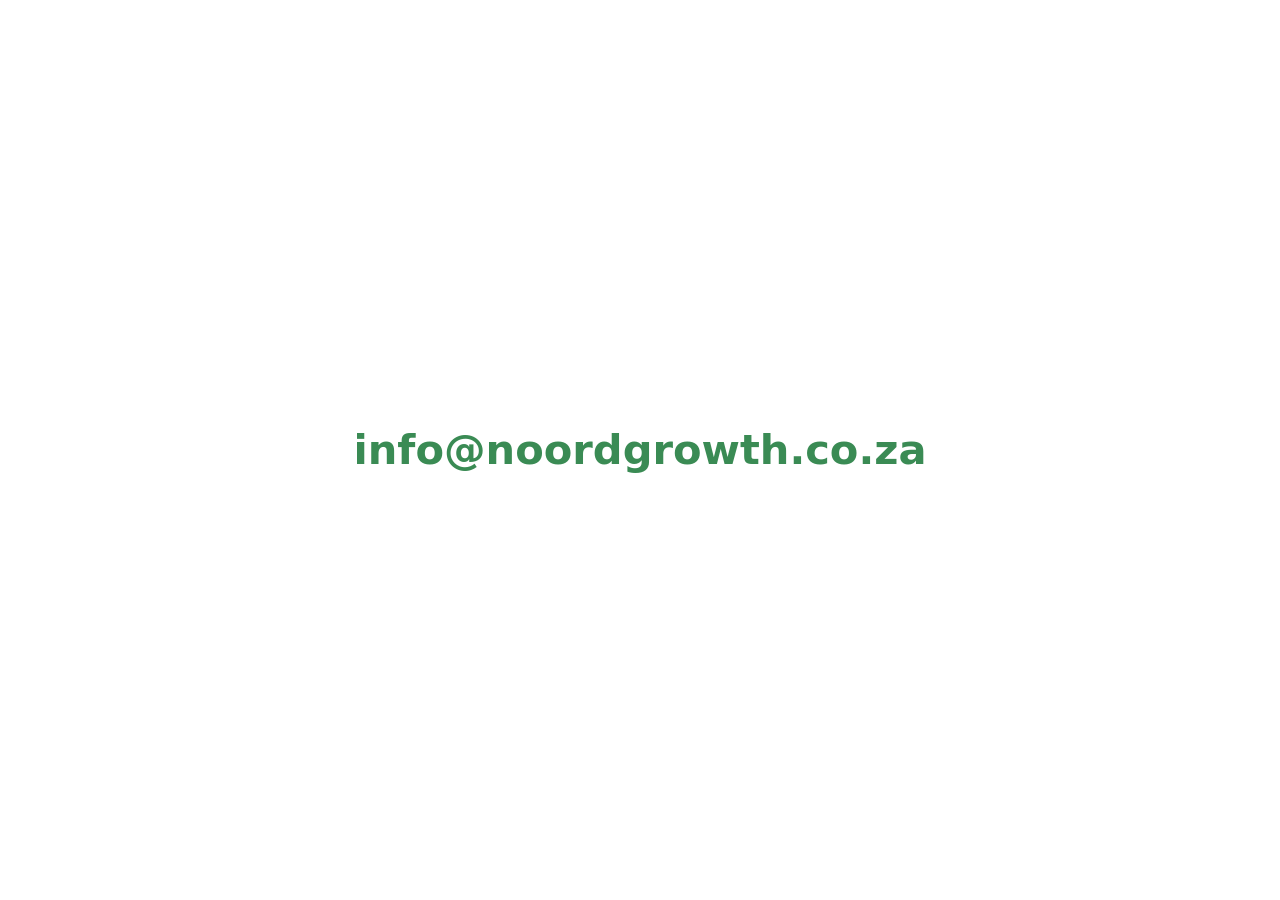
<file: index.html>
<!doctype html>
<html lang="en">
  <head>
    <!-- Google tag (gtag.js) -->
    <script async src="https://www.googletagmanager.com/gtag/js?id=G-LBP5QGKZBT"></script>
    <script>
      window.dataLayer = window.dataLayer || [];
      function gtag(){dataLayer.push(arguments);}
      gtag('js', new Date());

      gtag('config', 'G-LBP5QGKZBT');
    </script>
    <meta charset="UTF-8" />
    <meta name="viewport" content="width=device-width, initial-scale=1.0" />
    <meta name="robots" content="noindex, nofollow" />
    <title>Noord Growth Systems</title>
    <meta name="description" content="Noord Growth Systems contact page." />
    <style>
      :root {
        --dark: #232221;
        --grey: #575757;
        --green: #3a8b54;
        --paper: #f2ebdd;
      }

      * {
        box-sizing: border-box;
      }

      html,
      body {
        min-height: 100%;
      }

      body {
        margin: 0;
        display: grid;
        min-height: 100vh;
        place-items: center;
        background: #ffffff;
        color: var(--dark);
        font-family: Poppins, Inter, ui-sans-serif, system-ui, -apple-system, BlinkMacSystemFont, "Segoe UI", sans-serif;
      }

      a {
        color: var(--green);
        font-size: clamp(1.5rem, 5vw, 2.6rem);
        font-weight: 600;
        line-height: 1.1;
        text-decoration: none;
      }

      a:hover {
        text-decoration: underline;
        text-underline-offset: 0.16em;
      }
    </style>
  </head>
  <body>
    <main>
      <a href="mailto:info@noordgrowth.co.za">info@noordgrowth.co.za</a>
    </main>
  </body>
</html>
</file>
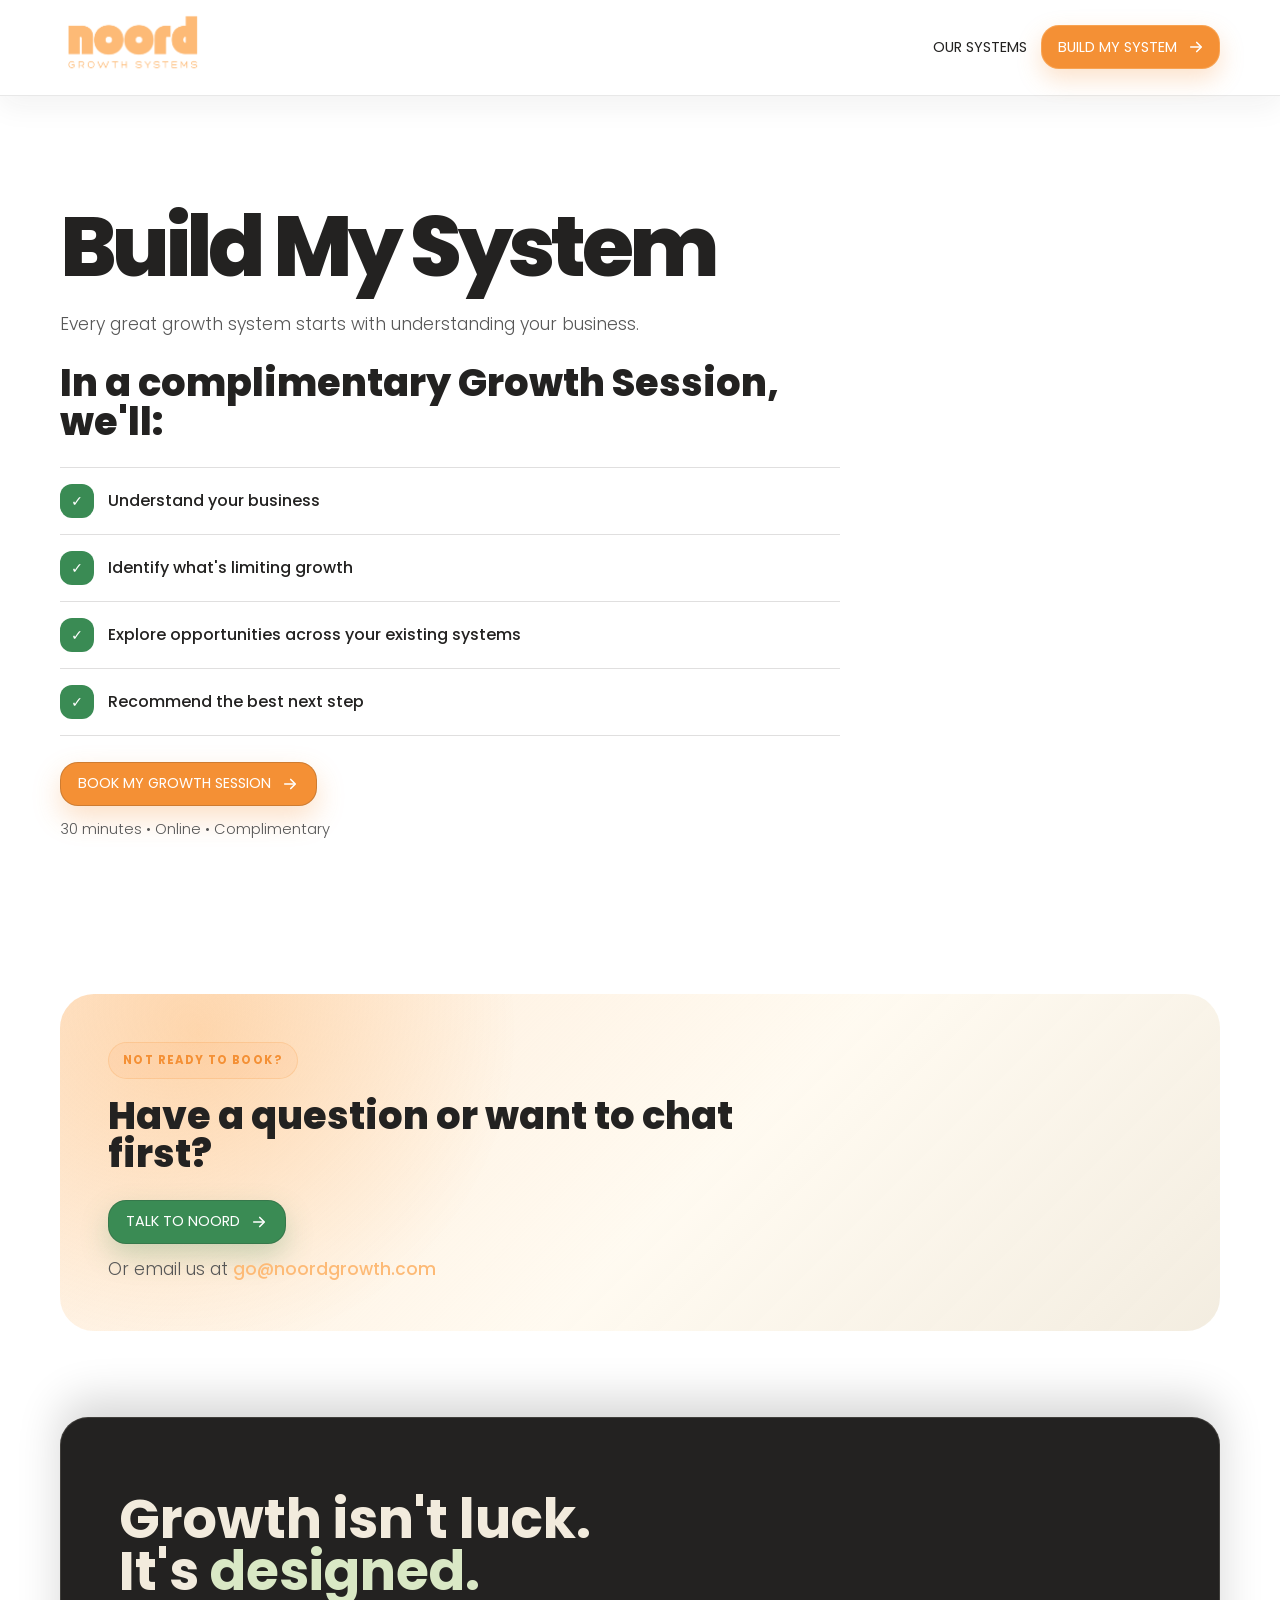
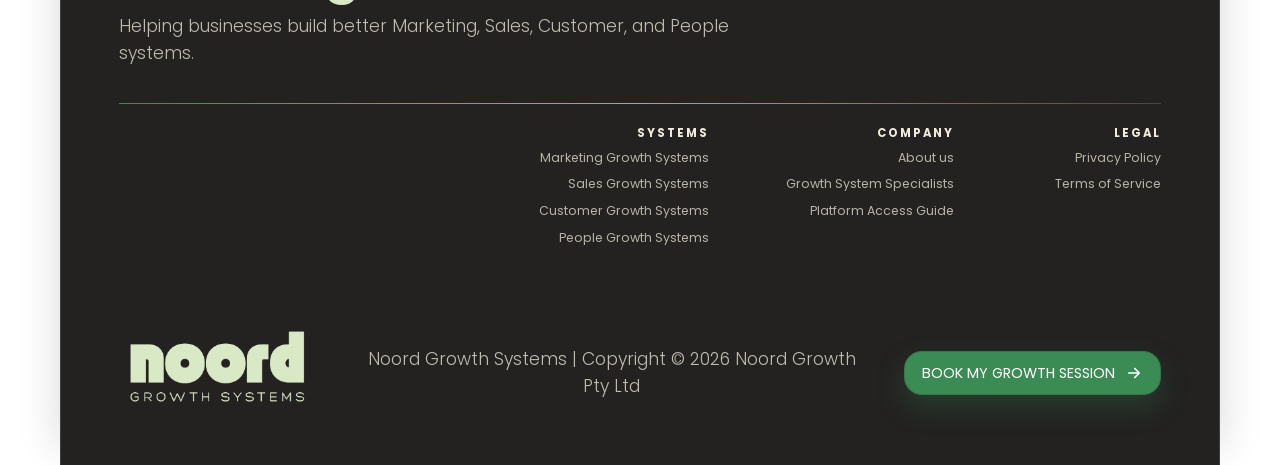
<file: build-my-system.html>
<!doctype html>
<html lang="en">
  <head>
    <!-- Google tag (gtag.js) -->
    <script async src="https://www.googletagmanager.com/gtag/js?id=G-LBP5QGKZBT"></script>
    <script>
      window.dataLayer = window.dataLayer || [];
      function gtag(){dataLayer.push(arguments);}
      gtag('js', new Date());

      gtag('config', 'G-LBP5QGKZBT');
    </script>
    <meta charset="UTF-8" />
    <meta name="viewport" content="width=device-width, initial-scale=1.0" />
    <title>Build My System | Noord Growth Systems</title>
    <meta
      name="description"
      content="Book a complimentary Noord Growth Session to understand your business, identify what's limiting growth, and decide the best next step."
    />
    <link rel="stylesheet" href="./src/noord.css" />
  </head>
  <body>
    <main class="noord-site build-page" id="top">
      <header class="site-nav">
        <a class="noord-logo" href="/" aria-label="Noord Growth Systems home">
          <img
            src="./assets/Noord Main Logo_Ligh Orange.png"
            alt="Noord Growth Systems"
            onerror="this.style.display='none'; this.nextElementSibling.classList.add('noord-logo__fallback--visible')"
          />
          <span class="noord-logo__fallback">noord</span>
        </a>
        <div class="site-nav__actions">
          <details class="systems-menu">
            <summary>
              <span>Our Systems</span>
            </summary>
            <div class="systems-menu__panel">
              <div class="systems-menu__desktop-list">
                <a href="/marketing-growth-systems">Marketing Growth Systems</a>
                <a href="/#sales-system">Sales Growth Systems</a>
                <a href="/#customer-system">Customer Growth Systems</a>
                <a href="/#people-system">People Growth Systems</a>
              </div>
              <details class="systems-menu__mobile-group">
                <summary>Our Systems</summary>
                <div>
                  <a href="/marketing-growth-systems">Marketing Growth Systems</a>
                  <a href="/#sales-system">Sales Growth Systems</a>
                  <a href="/#customer-system">Customer Growth Systems</a>
                  <a href="/#people-system">People Growth Systems</a>
                </div>
              </details>
            </div>
          </details>
          <a class="nav-cta" href="/build-my-system" aria-current="page">
            <span>Build My System</span>
            <svg viewBox="0 0 24 24" aria-hidden="true"><path d="M5 12h13" /><path d="m13 6 6 6-6 6" /></svg>
          </a>
        </div>
      </header>

      <section class="build-system-hero" aria-labelledby="build-system-title">
        <div class="build-system-hero__copy">
          <h1 id="build-system-title">Build My System</h1>
          <p>Every great growth system starts with understanding your business.</p>
          <h2>In a complimentary Growth Session, we'll:</h2>
          <ul class="session-list">
            <li>Understand your business</li>
            <li>Identify what's limiting growth</li>
            <li>Explore opportunities across your existing systems</li>
            <li>Recommend the best next step</li>
          </ul>
          <div class="build-system-hero__actions">
            <a class="button button--primary" href="https://calendar.app.google/bvqk1RJnMBfFzVTq5" target="_blank" rel="noopener">
              <span>Book My Growth Session</span>
              <svg viewBox="0 0 24 24" aria-hidden="true"><path d="M5 12h13" /><path d="m13 6 6 6-6 6" /></svg>
            </a>
            <p>30 minutes • Online • Complimentary</p>
          </div>
        </div>
      </section>

      <section class="not-ready-section" aria-labelledby="not-ready-title">
        <div>
          <span>Not ready to book?</span>
          <h2 id="not-ready-title">Have a question or want to chat first?</h2>
        </div>
        <div class="not-ready-section__actions">
          <a class="button button--primary button--green" href="mailto:go@noordgrowth.com?subject=Growth%20System%20Question&body=Hi%20Noord%20team%2C%0A%0AI%27d%20like%20to%20chat%20about%20building%20a%20Growth%20System%20for%20my%20business.%0A%0AA%20little%20context%20about%20my%20business%3A%20%28Add%20what%20you%20do%20products%20or%20service%2C%20Webiste%20link%20if%20you%20have%29%0A%0AThe%20main%20growth%20challenge%20I%27m%20thinking%20about%20is%3A%0A%0AThanks%2C%0A">
            <span>Talk to Noord</span>
            <svg viewBox="0 0 24 24" aria-hidden="true"><path d="M5 12h13" /><path d="m13 6 6 6-6 6" /></svg>
          </a>
          <p>Or email us at <a href="mailto:go@noordgrowth.com?subject=Growth%20System%20Question&body=Hi%20Noord%20team%2C%0A%0AI%27d%20like%20to%20chat%20about%20building%20a%20Growth%20System%20for%20my%20business.%0A%0AA%20little%20context%20about%20my%20business%3A%20%28Add%20what%20you%20do%20products%20or%20service%2C%20Webiste%20link%20if%20you%20have%29%0A%0AThe%20main%20growth%20challenge%20I%27m%20thinking%20about%20is%3A%0A%0AThanks%2C%0A">go@noordgrowth.com</a></p>
        </div>
      </section>

      <footer class="cta-band" id="contact" aria-labelledby="contact-title">
        <a class="noord-logo noord-logo--light" href="/" aria-label="Noord Growth Systems home">
          <img
            src="./assets/Noord Main Logo_Ligh Green.png"
            alt="Noord Growth Systems"
            onerror="this.style.display='none'; this.nextElementSibling.classList.add('noord-logo__fallback--visible')"
          />
          <span class="noord-logo__fallback">noord</span>
        </a>
        <div class="cta-band__content">
          <h2 id="contact-title">Growth isn't luck.<br />It's <span>designed.</span></h2>
          <p>Helping businesses build better Marketing, Sales, Customer, and People systems.</p>
          <nav class="cta-band__pages" aria-label="Systems pages">
            <div class="cta-band__page-column">
              <span>Systems</span>
              <a href="/marketing-growth-systems">Marketing Growth Systems</a>
              <a href="/#sales-system">Sales Growth Systems</a>
              <a href="/#customer-system">Customer Growth Systems</a>
              <a href="/#people-system">People Growth Systems</a>
            </div>
            <div class="cta-band__page-column">
              <span>Company</span>
              <a href="/">About us</a>
              <a href="/growth-system-specialists">Growth System Specialists</a>
              <a href="/platform-access-guide">Platform Access Guide</a>
            </div>
            <div class="cta-band__page-column">
              <span>Legal</span>
              <a href="/privacy-policy">Privacy Policy</a>
              <a href="/#terms-of-service">Terms of Service</a>
            </div>
          </nav>
        </div>
        <p class="cta-band__meta">Noord Growth Systems | Copyright © 2026 Noord Growth Pty Ltd</p>
        <a class="button button--primary button--green" href="https://calendar.app.google/bvqk1RJnMBfFzVTq5" target="_blank" rel="noopener">
          <span>Book My Growth Session</span>
          <svg viewBox="0 0 24 24" aria-hidden="true"><path d="M5 12h13" /><path d="m13 6 6 6-6 6" /></svg>
        </a>
      </footer>
    </main>
  </body>
</html>
</file>
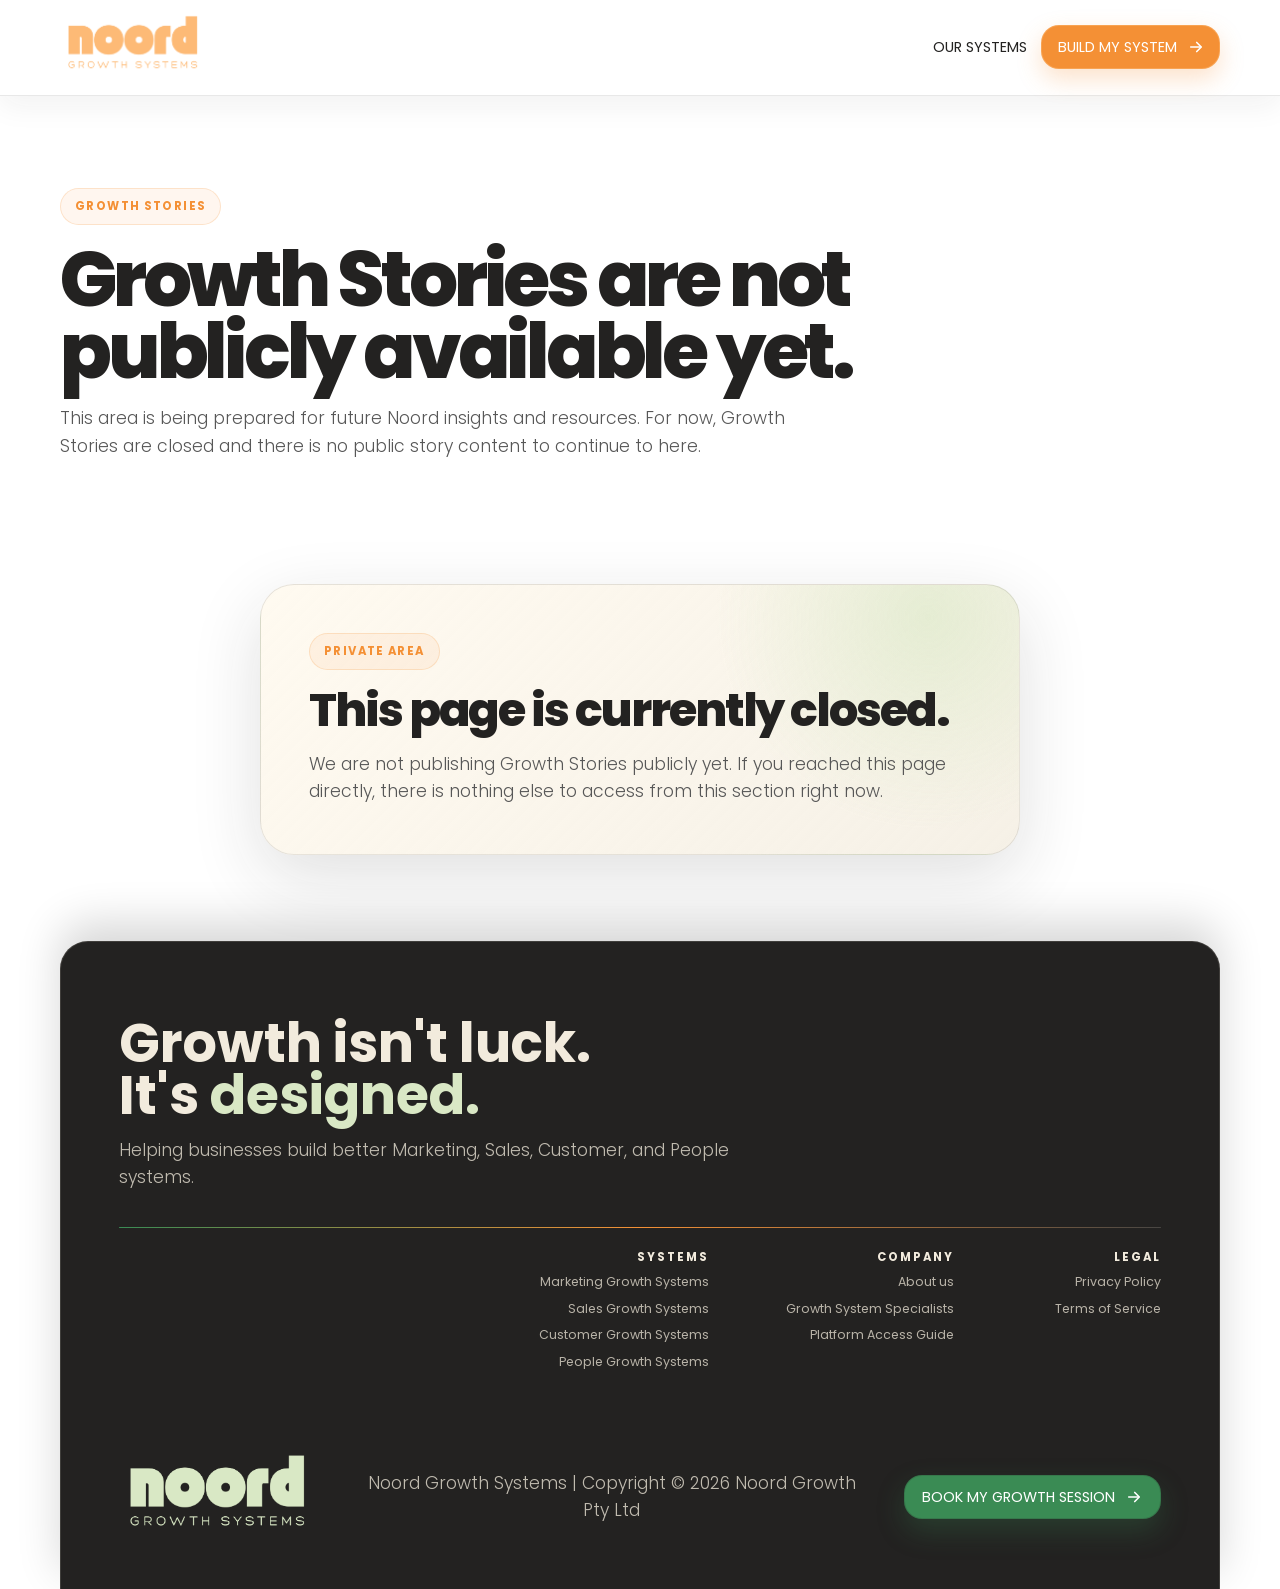
<file: growth-stories.html>
<!doctype html>
<html lang="en">
  <head>
    <!-- Google tag (gtag.js) -->
    <script async src="https://www.googletagmanager.com/gtag/js?id=G-LBP5QGKZBT"></script>
    <script>
      window.dataLayer = window.dataLayer || [];
      function gtag(){dataLayer.push(arguments);}
      gtag('js', new Date());

      gtag('config', 'G-LBP5QGKZBT');
    </script>
    <meta charset="UTF-8" />
    <meta name="viewport" content="width=device-width, initial-scale=1.0" />
    <title>Growth Stories | Noord Growth Systems</title>
    <meta
      name="description"
      content="Growth Stories from Noord Growth Systems: practical thinking, stories, and lessons on building better business growth systems."
    />
    <link rel="stylesheet" href="./src/noord.css" />
  </head>
  <body>
    <main class="noord-site stories-page" id="top">
      <header class="site-nav">
        <a class="noord-logo" href="/" aria-label="Noord Growth Systems home">
          <img
            src="./assets/Noord Main Logo_Ligh Orange.png"
            alt="Noord Growth Systems"
            onerror="this.style.display='none'; this.nextElementSibling.classList.add('noord-logo__fallback--visible')"
          />
          <span class="noord-logo__fallback">noord</span>
        </a>
        <div class="site-nav__actions">
          <details class="systems-menu">
            <summary>
              <span>Our Systems</span>
            </summary>
            <div class="systems-menu__panel">
              <div class="systems-menu__desktop-list">
                <a href="/marketing-growth-systems">Marketing Growth Systems</a>
                <a href="/#sales-system">Sales Growth Systems</a>
                <a href="/#customer-system">Customer Growth Systems</a>
                <a href="/#people-system">People Growth Systems</a>
              </div>
              <details class="systems-menu__mobile-group">
                <summary>Our Systems</summary>
                <div>
                  <a href="/marketing-growth-systems">Marketing Growth Systems</a>
                  <a href="/#sales-system">Sales Growth Systems</a>
                  <a href="/#customer-system">Customer Growth Systems</a>
                  <a href="/#people-system">People Growth Systems</a>
                </div>
              </details>
            </div>
          </details>
          <a class="nav-cta" href="/build-my-system">
            <span>Build My System</span>
            <svg viewBox="0 0 24 24" aria-hidden="true"><path d="M5 12h13" /><path d="m13 6 6 6-6 6" /></svg>
          </a>
        </div>
      </header>

      <section class="stories-hero" aria-labelledby="stories-hero-title">
        <div>
          <span>Growth Stories</span>
          <h1 id="stories-hero-title">Growth Stories are not publicly available yet.</h1>
          <p>
            This area is being prepared for future Noord insights and resources. For now, Growth Stories are closed
            and there is no public story content to continue to here.
          </p>
        </div>
      </section>

      <section class="stories-section stories-section--blocked" aria-labelledby="stories-title">
        <div class="story-card story-card--blocked">
          <span>Private area</span>
          <h2 id="stories-title">This page is currently closed.</h2>
          <p>
            We are not publishing Growth Stories publicly yet. If you reached this page directly, there is nothing else
            to access from this section right now.
          </p>
        </div>
      </section>

      <footer class="cta-band" id="contact" aria-labelledby="contact-title">
        <a class="noord-logo noord-logo--light" href="/" aria-label="Noord Growth Systems home">
          <img
            src="./assets/Noord Main Logo_Ligh Green.png"
            alt="Noord Growth Systems"
            onerror="this.style.display='none'; this.nextElementSibling.classList.add('noord-logo__fallback--visible')"
          />
          <span class="noord-logo__fallback">noord</span>
        </a>
        <div class="cta-band__content">
          <h2 id="contact-title">Growth isn't luck.<br />It's <span>designed.</span></h2>
          <p>Helping businesses build better Marketing, Sales, Customer, and People systems.</p>
          <nav class="cta-band__pages" aria-label="Systems pages">
            <div class="cta-band__page-column">
              <span>Systems</span>
              <a href="/marketing-growth-systems">Marketing Growth Systems</a>
              <a href="/#sales-system">Sales Growth Systems</a>
              <a href="/#customer-system">Customer Growth Systems</a>
              <a href="/#people-system">People Growth Systems</a>
            </div>
            <div class="cta-band__page-column">
              <span>Company</span>
              <a href="/">About us</a>
              <a href="/growth-system-specialists">Growth System Specialists</a>
              <a href="/platform-access-guide">Platform Access Guide</a>
            </div>
            <div class="cta-band__page-column">
              <span>Legal</span>
              <a href="/privacy-policy">Privacy Policy</a>
              <a href="/#terms-of-service">Terms of Service</a>
            </div>
          </nav>
        </div>
        <p class="cta-band__meta">Noord Growth Systems | Copyright © 2026 Noord Growth Pty Ltd</p>
        <a class="button button--primary button--green" href="https://calendar.app.google/bvqk1RJnMBfFzVTq5" target="_blank" rel="noopener">
          <span>Book My Growth Session</span>
          <svg viewBox="0 0 24 24" aria-hidden="true"><path d="M5 12h13" /><path d="m13 6 6 6-6 6" /></svg>
        </a>
      </footer>
    </main>
  </body>
</html>
</file>
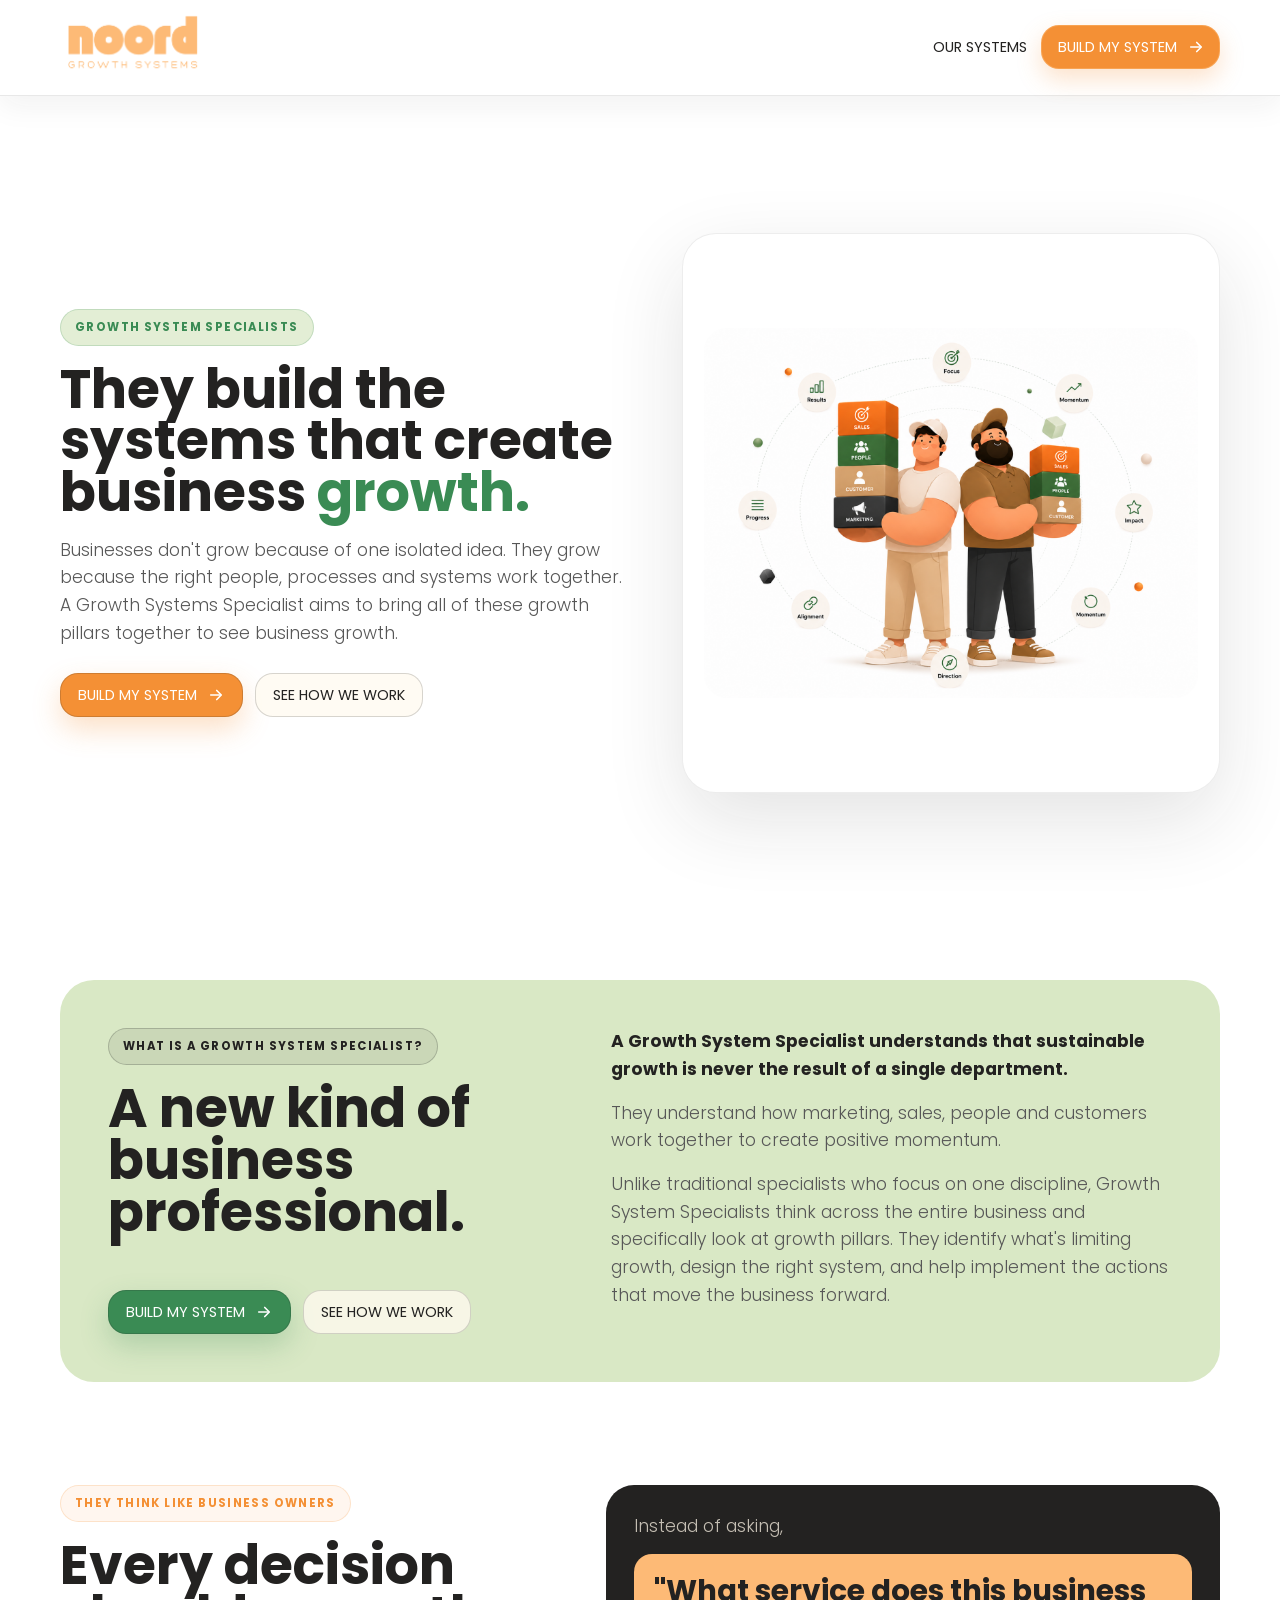
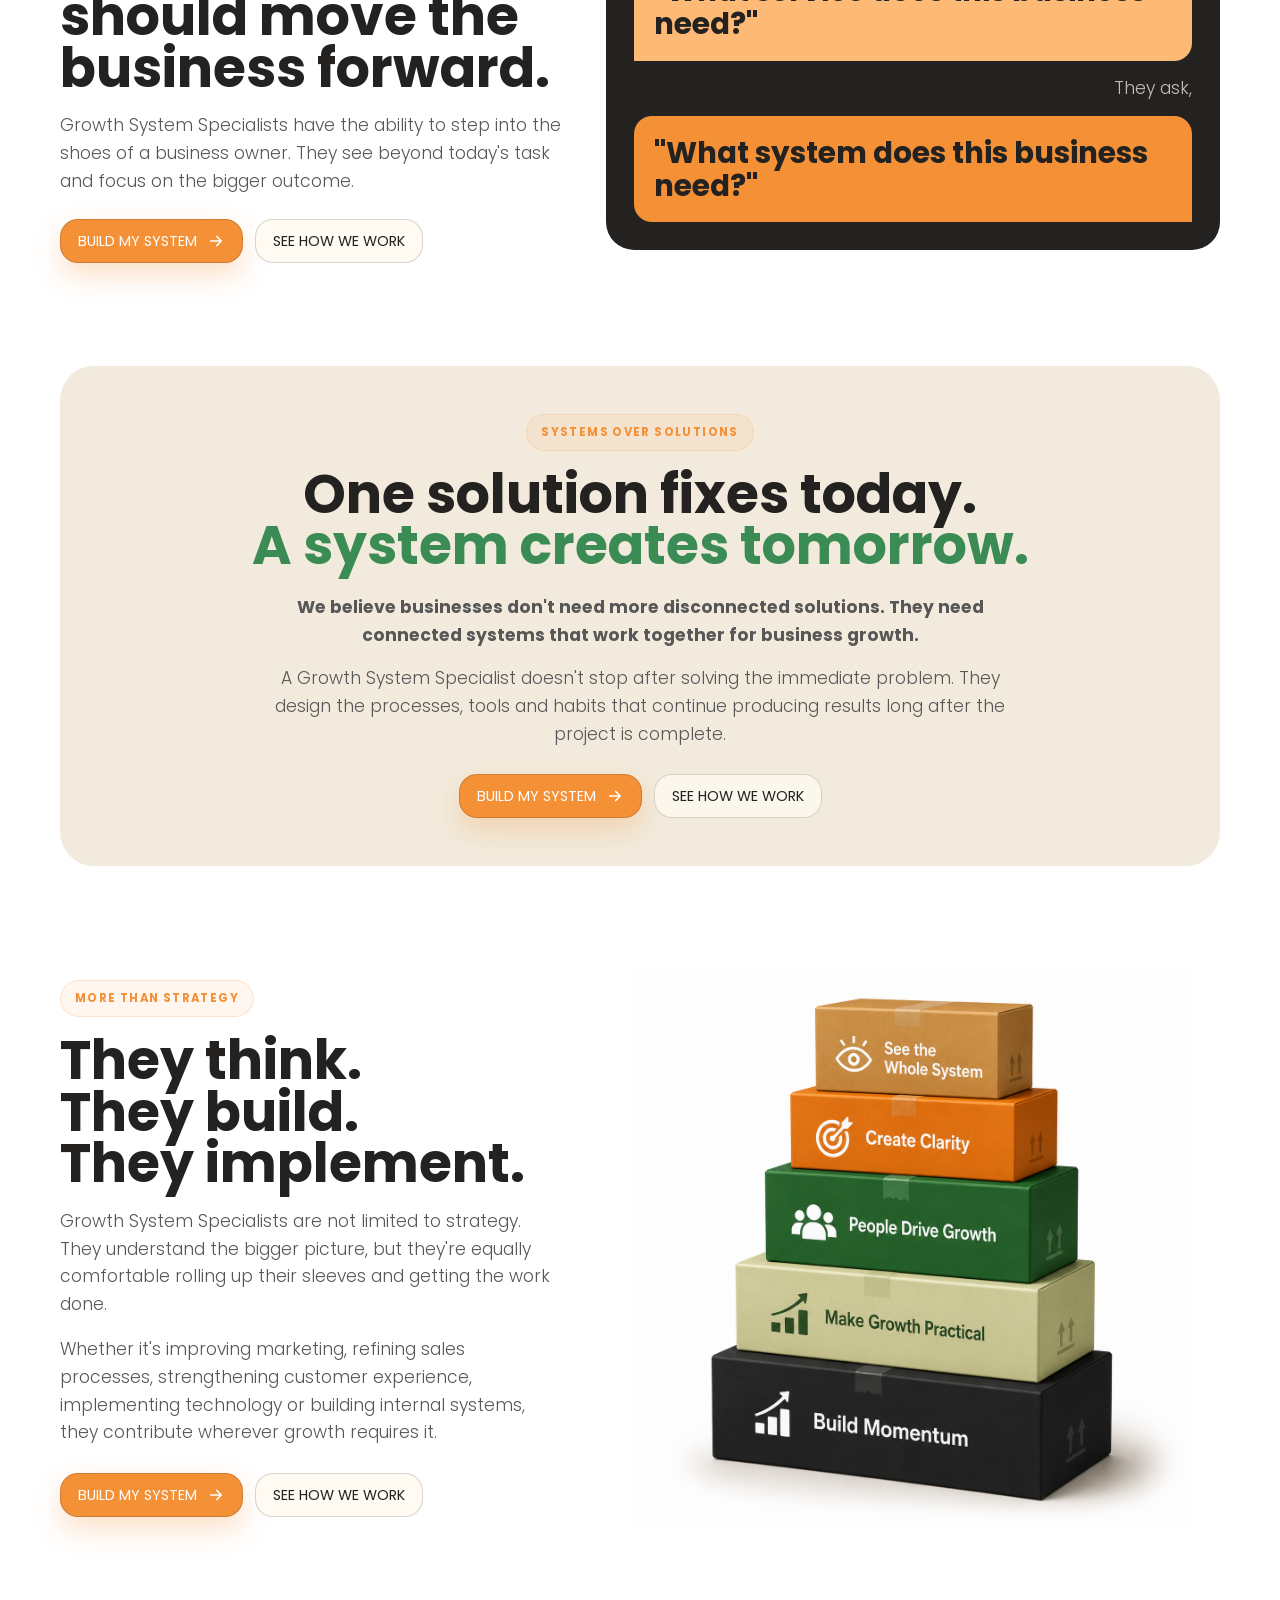
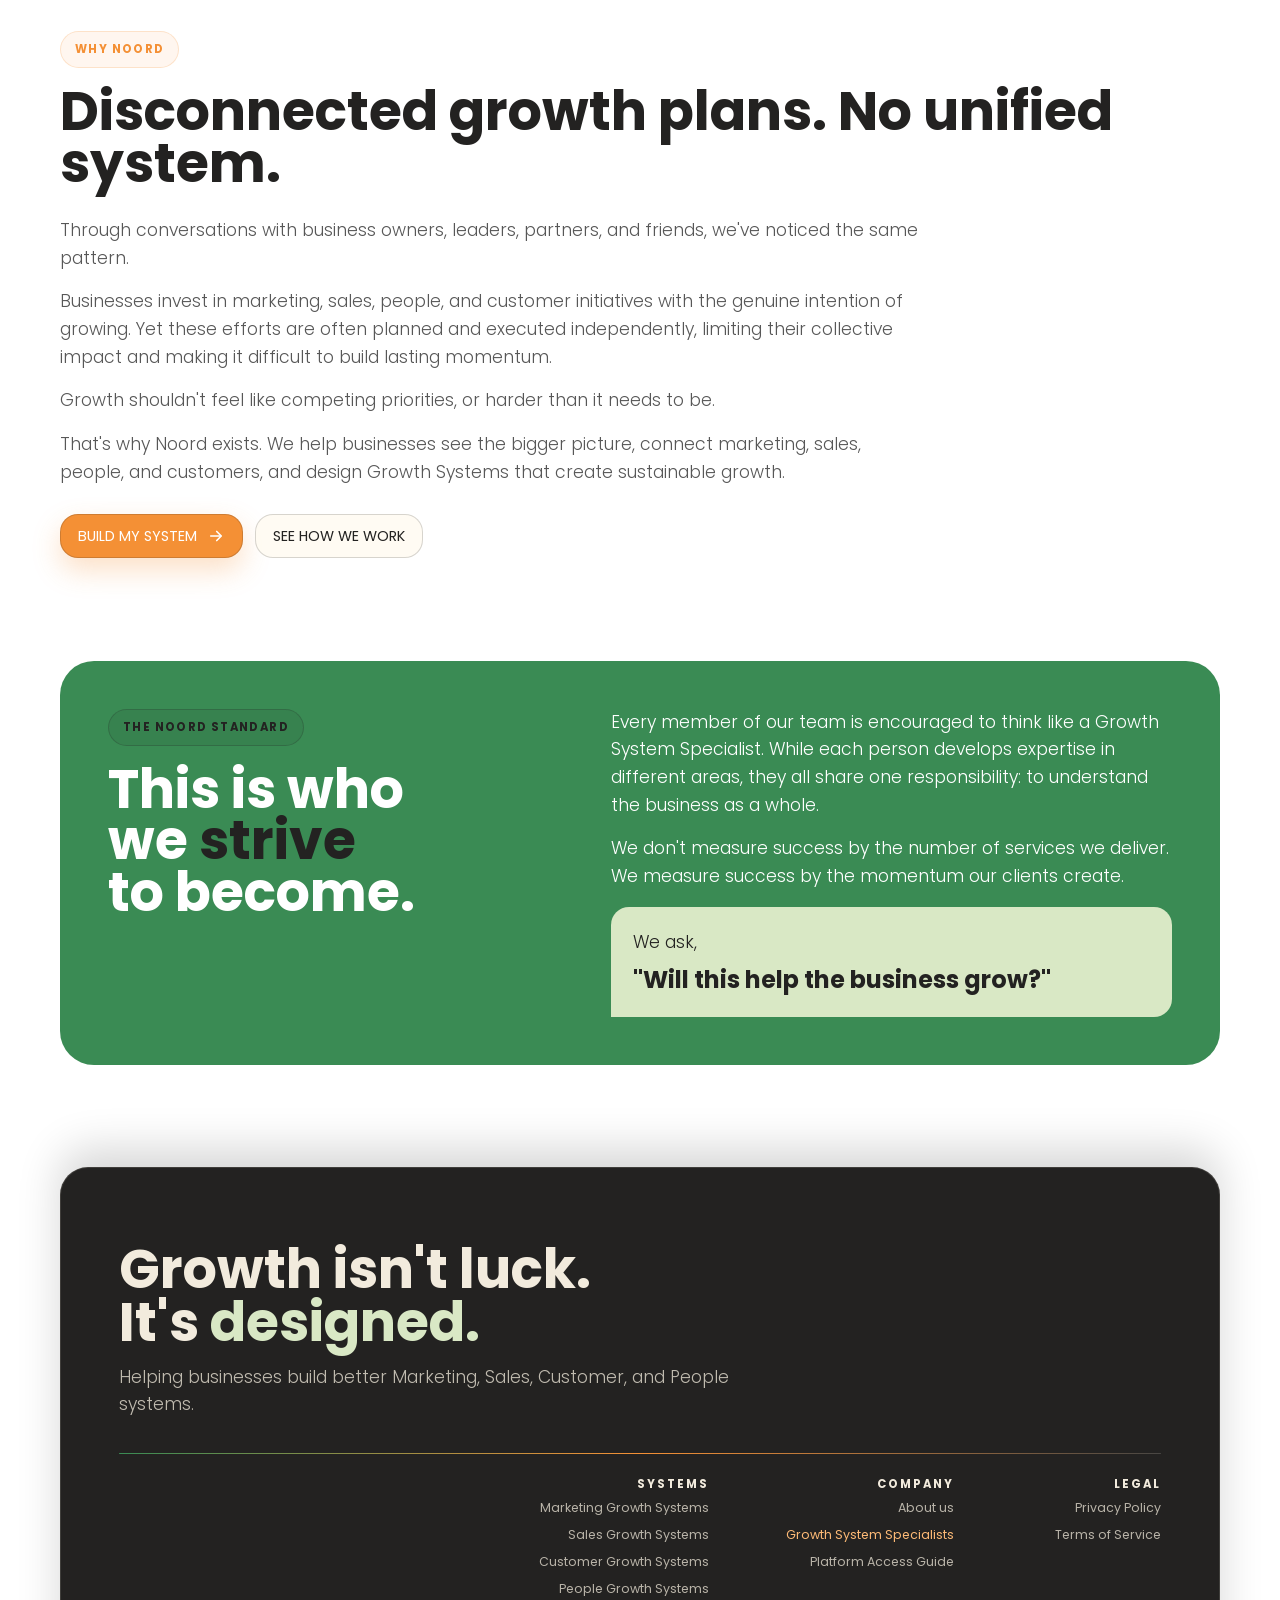
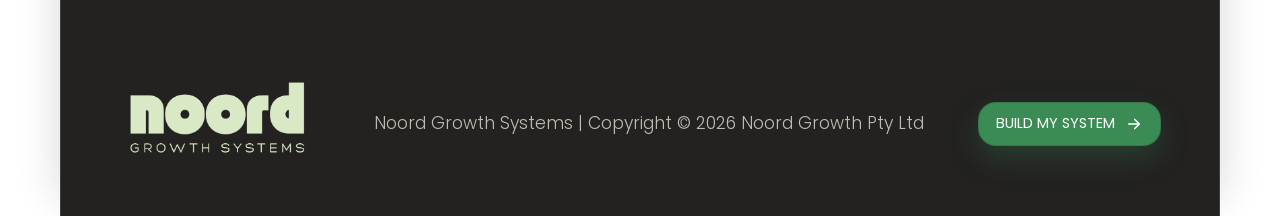
<file: growth-system-specialists.html>
<!doctype html>
<html lang="en">
  <head>
    <!-- Google tag (gtag.js) -->
    <script async src="https://www.googletagmanager.com/gtag/js?id=G-LBP5QGKZBT"></script>
    <script>
      window.dataLayer = window.dataLayer || [];
      function gtag(){dataLayer.push(arguments);}
      gtag('js', new Date());

      gtag('config', 'G-LBP5QGKZBT');
    </script>
    <meta charset="UTF-8" />
    <meta name="viewport" content="width=device-width, initial-scale=1.0" />
    <title>Growth System Specialists | Noord Growth Systems</title>
    <meta
      name="description"
      content="Growth System Specialists build the people, processes and systems that create sustainable business growth."
    />
    <link rel="stylesheet" href="./src/noord.css" />
  </head>
  <body>
    <main class="noord-site specialist-page" id="top">
      <header class="site-nav">
        <a class="noord-logo" href="/" aria-label="Noord Growth Systems home">
          <img
            src="./assets/Noord Main Logo_Ligh Orange.png"
            alt="Noord Growth Systems"
            onerror="this.style.display='none'; this.nextElementSibling.classList.add('noord-logo__fallback--visible')"
          />
          <span class="noord-logo__fallback">noord</span>
        </a>
        <div class="site-nav__actions">
          <details class="systems-menu">
            <summary>
              <span>Our Systems</span>
            </summary>
            <div class="systems-menu__panel">
              <div class="systems-menu__desktop-list">
                <a href="/marketing-growth-systems">Marketing Growth Systems</a>
                <a href="/#sales-system">Sales Growth Systems</a>
                <a href="/#customer-system">Customer Growth Systems</a>
                <a href="/#people-system">People Growth Systems</a>
              </div>
              <details class="systems-menu__mobile-group">
                <summary>Our Systems</summary>
                <div>
                  <a href="/marketing-growth-systems">Marketing Growth Systems</a>
                  <a href="/#sales-system">Sales Growth Systems</a>
                  <a href="/#customer-system">Customer Growth Systems</a>
                  <a href="/#people-system">People Growth Systems</a>
                </div>
              </details>
            </div>
          </details>
        <a class="nav-cta" href="/build-my-system">
          <span>Build My System</span>
          <svg viewBox="0 0 24 24" aria-hidden="true"><path d="M5 12h13" /><path d="m13 6 6 6-6 6" /></svg>
        </a>
        </div>
      </header>

      <section class="specialist-hero" aria-labelledby="specialist-hero-title">
        <div class="specialist-hero__copy">
          <div class="announcement">
            <h1 id="specialist-hero-title">Growth System Specialists</h1>
          </div>
          <h2>They build the systems that create business <span>growth.</span></h2>
          <p>
            Businesses don't grow because of one isolated idea. They grow because the right people, processes and
            systems work together. A Growth Systems Specialist aims to bring all of these growth pillars together to see
            business growth.
          </p>
          <div class="hero__actions specialist-hero__actions">
            <a class="button button--primary" href="/build-my-system">
              <span>Build My System</span>
              <svg viewBox="0 0 24 24" aria-hidden="true"><path d="M5 12h13" /><path d="m13 6 6 6-6 6" /></svg>
            </a>
            <a class="button button--secondary" href="#what-title">See How We Work</a>
          </div>
        </div>
        <div class="specialist-hero__visual specialist-hero__visual--image">
          <img
            src="./assets/Noord_Specialist Image.png"
            alt="Two Growth System Specialists holding marketing, sales, people and customer system blocks"
          />
        </div>
      </section>

      <section class="specialist-intro" aria-labelledby="what-title">
        <div class="specialist-intro__header">
          <span>What is a Growth System Specialist?</span>
          <h2 id="what-title">A new kind of business professional.</h2>
        </div>
        <div class="section-actions specialist-intro__actions">
          <a class="button button--primary button--green" href="/build-my-system">
            <span>Build My System</span>
            <svg viewBox="0 0 24 24" aria-hidden="true"><path d="M5 12h13" /><path d="m13 6 6 6-6 6" /></svg>
          </a>
          <a class="button button--secondary" href="#owner-title">See How We Work</a>
        </div>
        <div class="specialist-intro__copy">
          <p>
            <strong>A Growth System Specialist understands that sustainable growth is never the result of a single department.</strong>
          </p>
          <p>
            They understand how marketing, sales, people and customers work together to create positive momentum.
          </p>
          <p>
            Unlike traditional specialists who focus on one discipline, Growth System Specialists think across the entire
            business and specifically look at growth pillars. They identify what's limiting growth, design the right
            system, and help implement the actions that move the business forward.
          </p>
        </div>
      </section>

      <section class="owner-section" aria-labelledby="owner-title">
        <div>
          <span>They Think Like Business Owners</span>
          <h2 id="owner-title">Every decision should move the business forward.</h2>
          <p>
            Growth System Specialists have the ability to step into the shoes of a business owner. They see beyond
            today's task and focus on the bigger outcome.
          </p>
          <div class="section-actions owner-section__actions">
            <a class="button button--primary" href="/build-my-system">
              <span>Build My System</span>
              <svg viewBox="0 0 24 24" aria-hidden="true"><path d="M5 12h13" /><path d="m13 6 6 6-6 6" /></svg>
            </a>
            <a class="button button--secondary" href="#systems-over-title">See How We Work</a>
          </div>
        </div>
        <div class="question-switch">
          <p>Instead of asking,</p>
          <blockquote>"What service does this business need?"</blockquote>
          <p>They ask,</p>
          <blockquote>"What system does this business need?"</blockquote>
        </div>
      </section>

      <section class="system-belief" aria-labelledby="systems-over-title">
        <div class="system-belief__panel">
          <span>Systems Over Solutions</span>
          <h2 id="systems-over-title">One solution fixes today.<br /><em>A system creates tomorrow.</em></h2>
        </div>
        <div class="system-belief__copy">
          <p><strong>We believe businesses don't need more disconnected solutions. They need connected systems that work together for business growth.</strong></p>
          <p>
            A Growth System Specialist doesn't stop after solving the immediate problem. They design the processes,
            tools and habits that continue producing results long after the project is complete.
          </p>
        </div>
        <div class="section-actions system-belief__actions">
          <a class="button button--primary" href="/build-my-system">
            <span>Build My System</span>
            <svg viewBox="0 0 24 24" aria-hidden="true"><path d="M5 12h13" /><path d="m13 6 6 6-6 6" /></svg>
          </a>
          <a class="button button--secondary" href="#build-title">See How We Work</a>
        </div>
      </section>

      <section class="build-section" aria-labelledby="build-title">
        <div class="build-section__copy">
          <span>More Than Strategy</span>
          <h2 id="build-title">
            <span>They think.</span>
            <span>They build.</span>
            <span>They implement.</span>
          </h2>
          <p>
            Growth System Specialists are not limited to strategy. They understand the bigger picture, but they're
            equally comfortable rolling up their sleeves and getting the work done.
          </p>
          <p>
            Whether it's improving marketing, refining sales processes, strengthening customer experience, implementing
            technology or building internal systems, they contribute wherever growth requires it.
          </p>
          <div class="section-actions build-section__actions">
            <a class="button button--primary" href="/build-my-system">
              <span>Build My System</span>
              <svg viewBox="0 0 24 24" aria-hidden="true"><path d="M5 12h13" /><path d="m13 6 6 6-6 6" /></svg>
            </a>
            <a class="button button--secondary" href="#exists-title">See How We Work</a>
          </div>
        </div>
        <div class="build-visual">
          <img
            src="./assets/Noord Value Boxes.png"
            alt="Stacked Noord value boxes showing build momentum, make growth practical, people drive growth, create clarity and see the whole system"
          />
        </div>
      </section>

      <section class="profession-section" aria-labelledby="exists-title">
        <div class="profession-section__header">
          <span>Why Noord</span>
          <h2 id="exists-title">Disconnected growth plans. No unified system.</h2>
        </div>
        <div class="profession-copy">
          <p>
            Through conversations with business owners, leaders, partners, and friends, we've noticed the same pattern.
          </p>
          <p>
            Businesses invest in marketing, sales, people, and customer initiatives with the genuine intention of
            growing. Yet these efforts are often planned and executed independently, limiting their collective impact
            and making it difficult to build lasting momentum.
          </p>
          <p>Growth shouldn't feel like competing priorities, or harder than it needs to be.</p>
          <p>
            That's why Noord exists. We help businesses see the bigger picture, connect marketing, sales, people, and
            customers, and design Growth Systems that create sustainable growth.
          </p>
        </div>
        <div class="section-actions profession-section__actions">
          <a class="button button--primary" href="/build-my-system">
            <span>Build My System</span>
            <svg viewBox="0 0 24 24" aria-hidden="true"><path d="M5 12h13" /><path d="m13 6 6 6-6 6" /></svg>
          </a>
          <a class="button button--secondary" href="#standard-title">See How We Work</a>
        </div>
      </section>

      <section class="standard-section" aria-labelledby="standard-title">
        <div>
          <span>The Noord Standard</span>
          <h2 id="standard-title">
            <span>This is who</span>
            <span>we <em class="standard-title__dark">strive</em></span>
            <span>to become.</span>
          </h2>
        </div>
        <div class="standard-copy">
          <p>
            Every member of our team is encouraged to think like a Growth System Specialist. While each person develops
            expertise in different areas, they all share one responsibility: to understand the business as a whole.
          </p>
          <p>
            We don't measure success by the number of services we deliver. We measure success by the momentum our clients
            create.
          </p>
          <div class="standard-question">
            <p>We ask,</p>
            <strong>"Will this help the business grow?"</strong>
          </div>
        </div>
      </section>

      <footer class="cta-band" id="contact" aria-labelledby="contact-title">
        <a class="noord-logo noord-logo--light" href="/" aria-label="Noord Growth Systems home">
          <img
            src="./assets/Noord Main Logo_Ligh Green.png"
            alt="Noord Growth Systems"
            onerror="this.style.display='none'; this.nextElementSibling.classList.add('noord-logo__fallback--visible')"
          />
          <span class="noord-logo__fallback">noord</span>
        </a>
        <div class="cta-band__content">
          <h2 id="contact-title">Growth isn't luck.<br />It's <span>designed.</span></h2>
          <p>Helping businesses build better Marketing, Sales, Customer, and People systems.</p>
          <nav class="cta-band__pages" aria-label="Systems pages">
            <div class="cta-band__page-column">
              <span>Systems</span>
              <a href="/marketing-growth-systems">Marketing Growth Systems</a>
              <a href="/#sales-system">Sales Growth Systems</a>
              <a href="/#customer-system">Customer Growth Systems</a>
              <a href="/#people-system">People Growth Systems</a>
            </div>
            <div class="cta-band__page-column">
              <span>Company</span>
              <a href="/">About us</a>
              <a href="/growth-system-specialists" aria-current="page">Growth System Specialists</a>
              <a href="/platform-access-guide">Platform Access Guide</a>
            </div>
            <div class="cta-band__page-column">
              <span>Legal</span>
              <a href="/privacy-policy">Privacy Policy</a>
              <a href="/#terms-of-service">Terms of Service</a>
            </div>
          </nav>
        </div>
        <p class="cta-band__meta">Noord Growth Systems | Copyright © 2026 Noord Growth Pty Ltd</p>
        <a class="button button--primary button--green" href="/build-my-system">
          <span>Build My System</span>
          <svg viewBox="0 0 24 24" aria-hidden="true"><path d="M5 12h13" /><path d="m13 6 6 6-6 6" /></svg>
        </a>
      </footer>
    </main>
  </body>
</html>
</file>
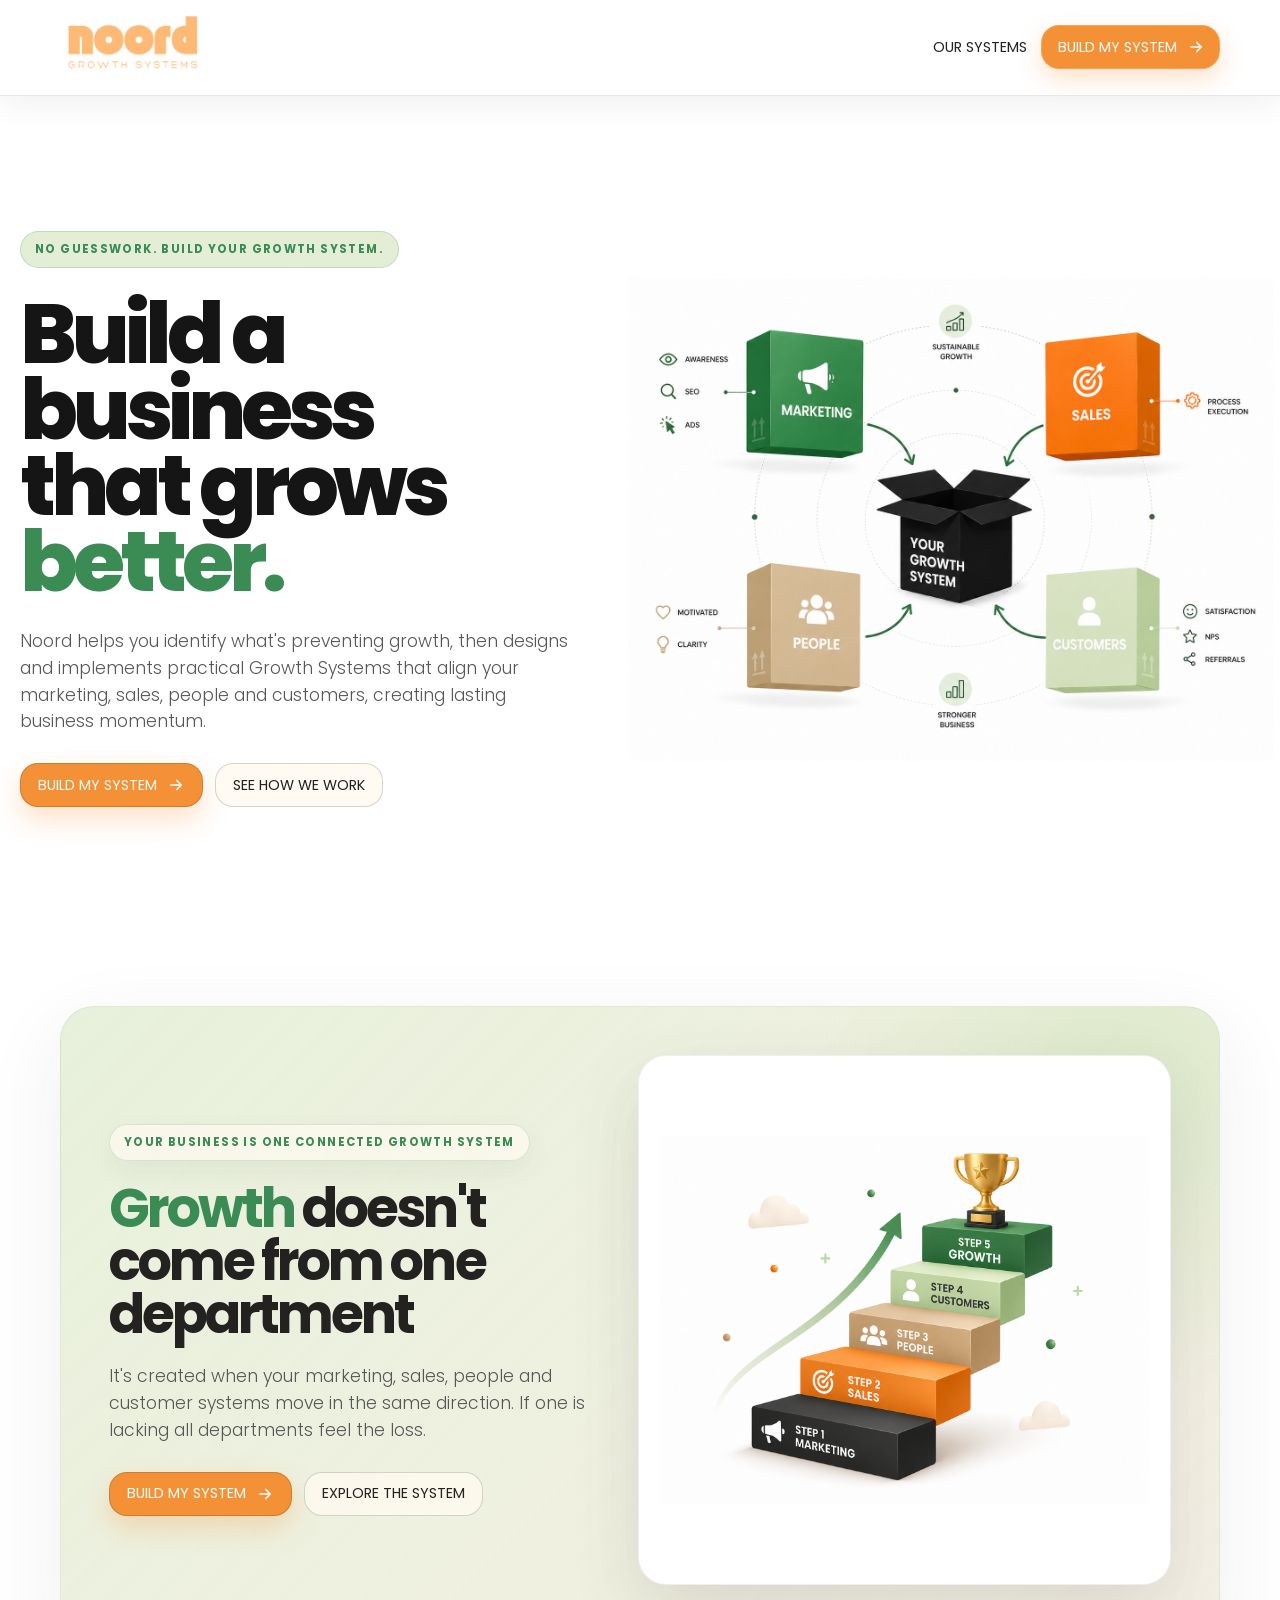
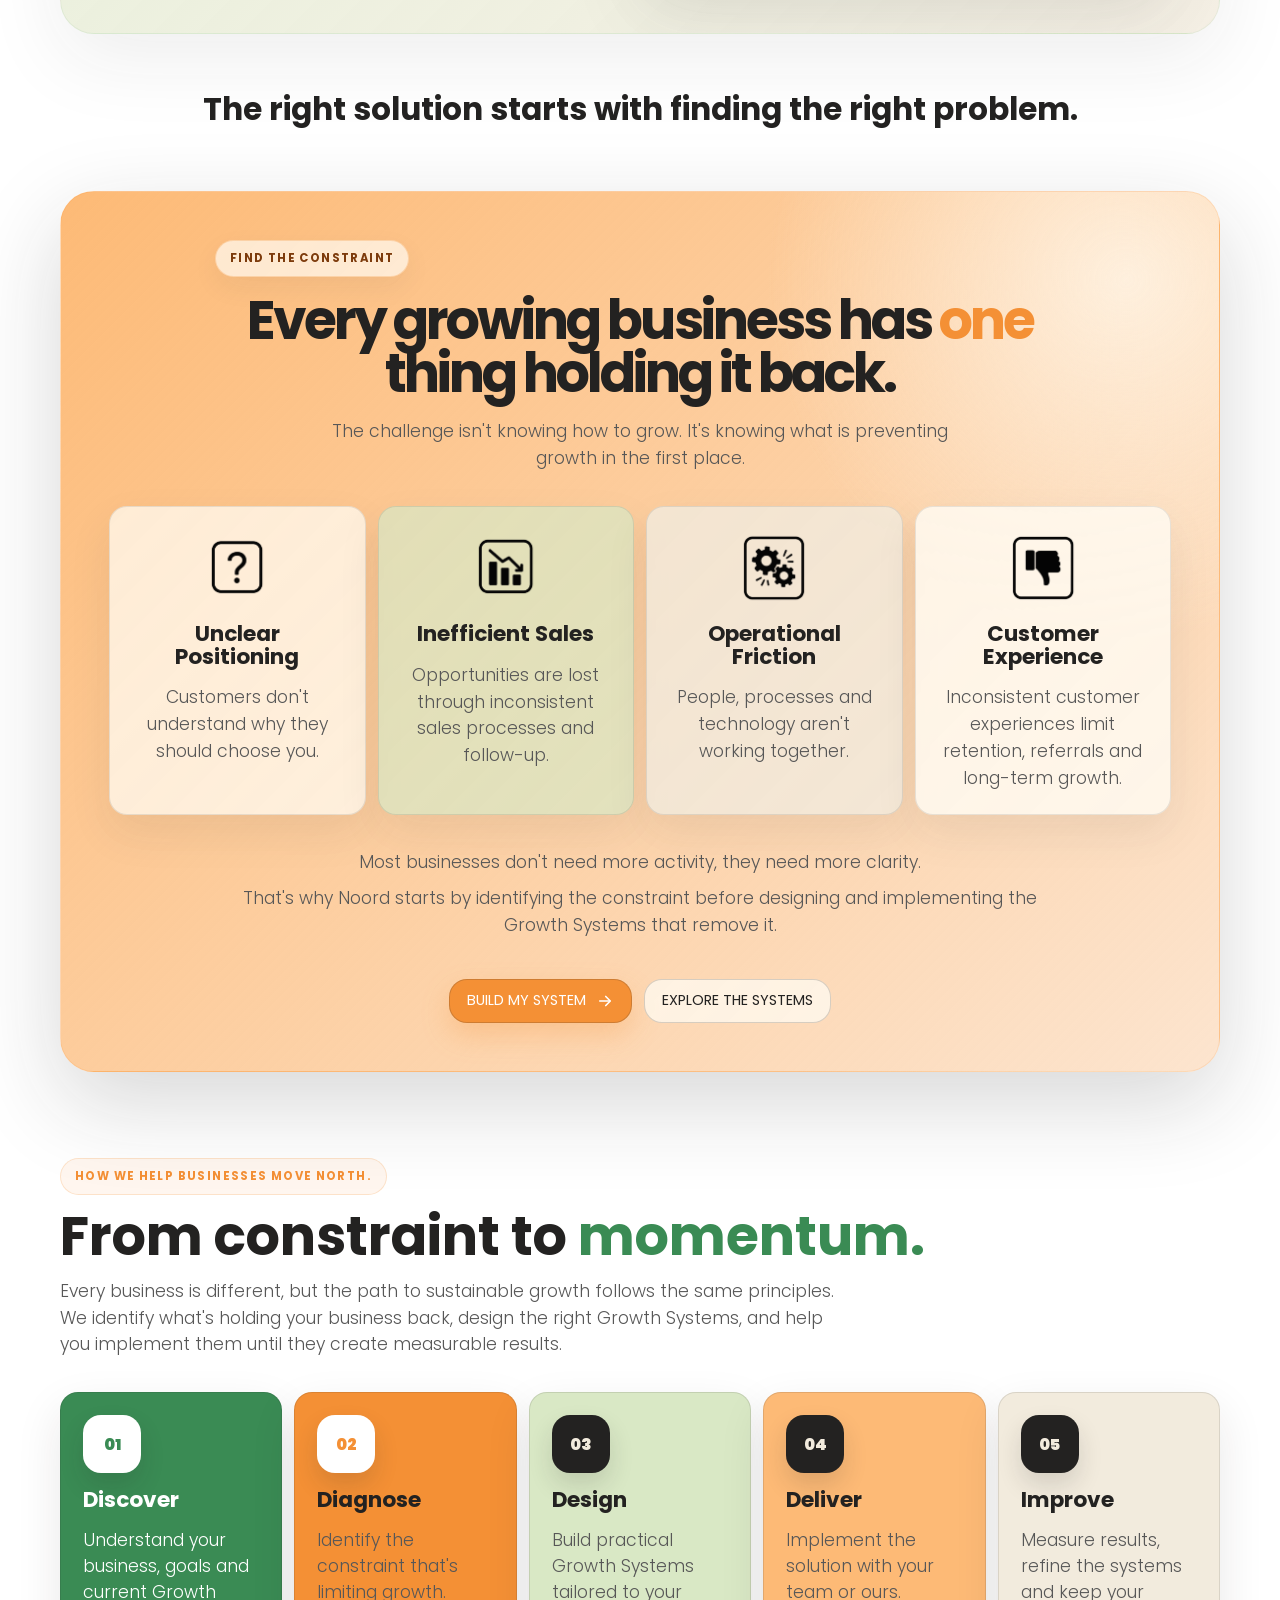
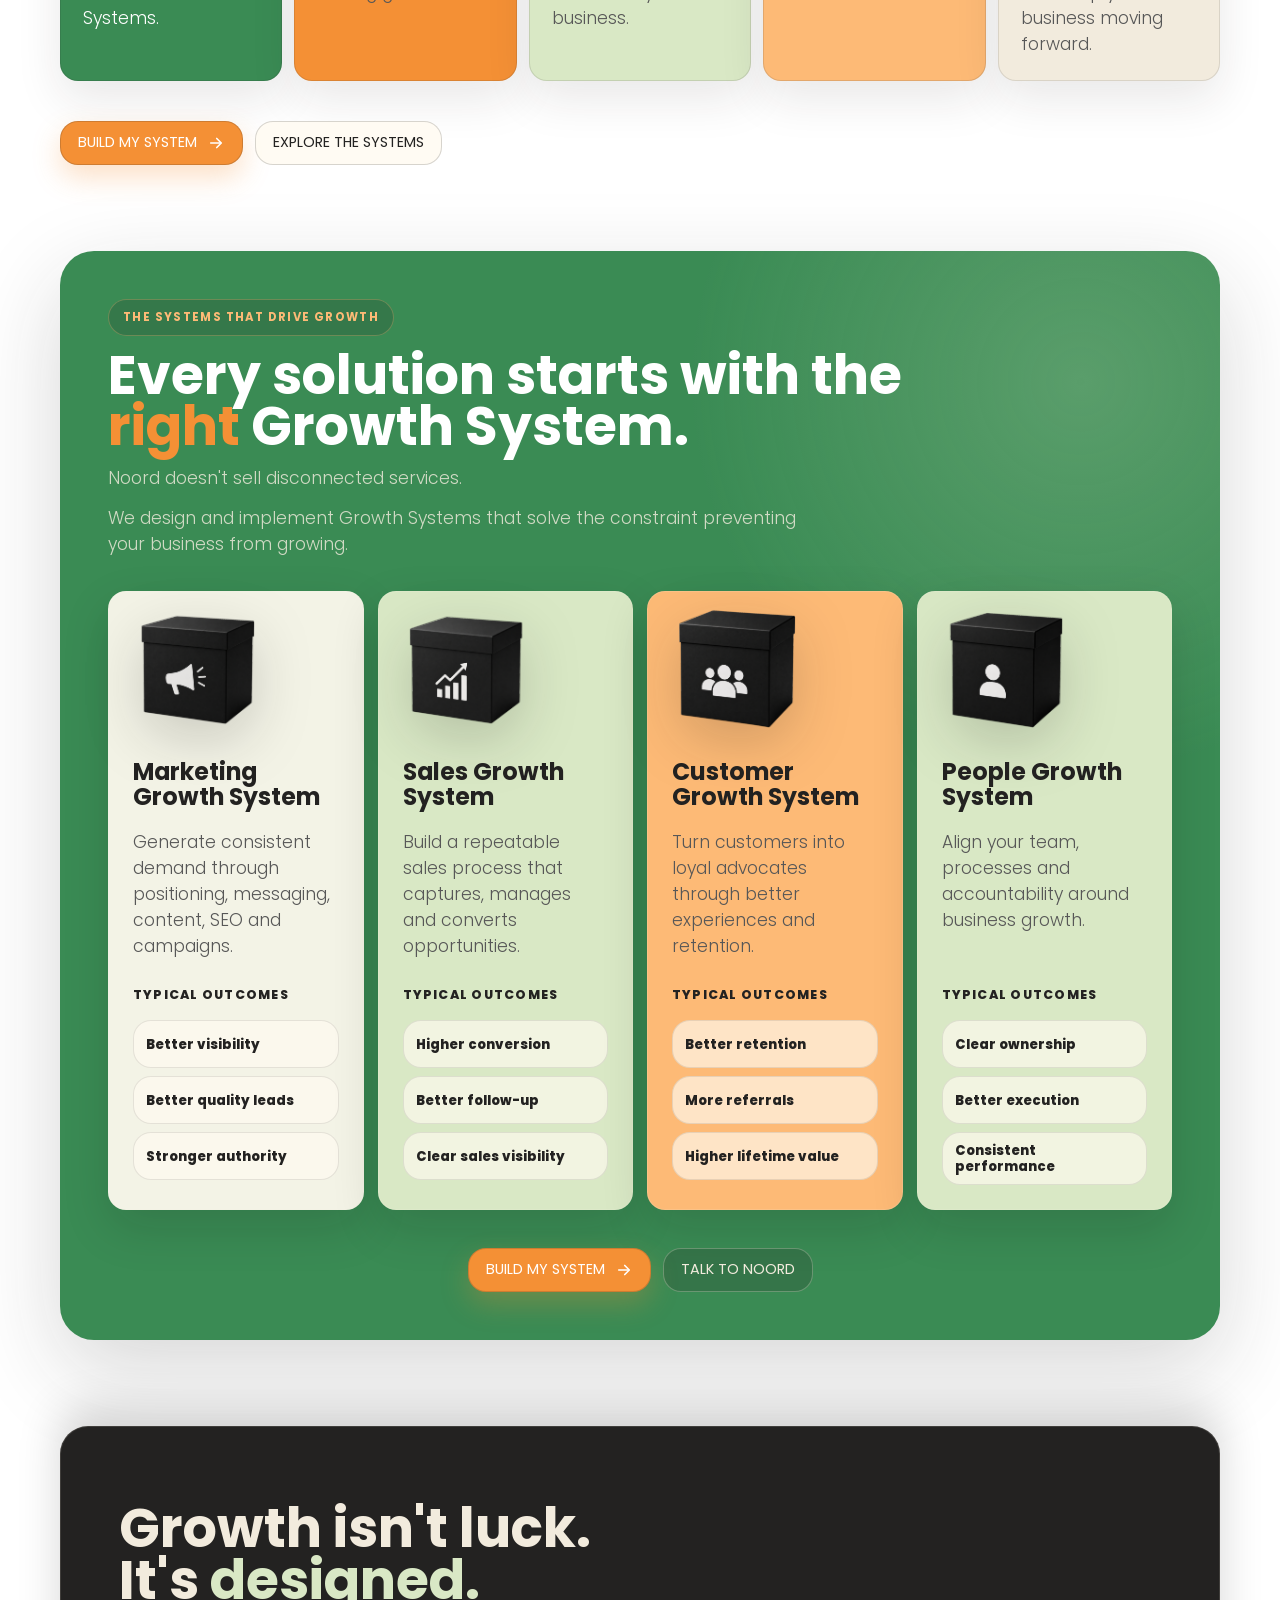
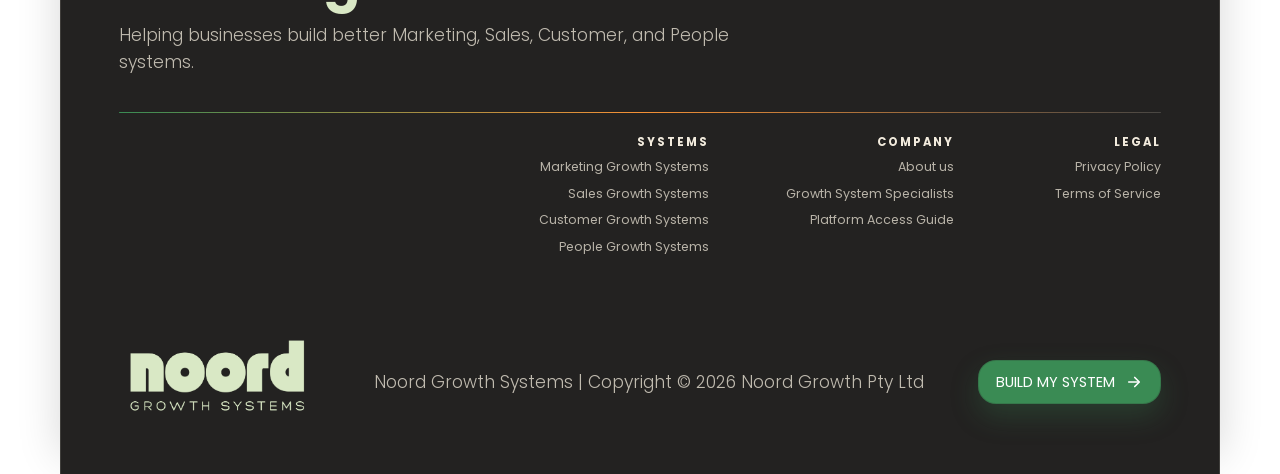
<file: home.html>
<!doctype html>
<html lang="en">
  <head>
    <!-- Google tag (gtag.js) -->
    <script async src="https://www.googletagmanager.com/gtag/js?id=G-LBP5QGKZBT"></script>
    <script>
      window.dataLayer = window.dataLayer || [];
      function gtag(){dataLayer.push(arguments);}
      gtag('js', new Date());

      gtag('config', 'G-LBP5QGKZBT');
    </script>
    <meta charset="UTF-8" />
    <meta name="viewport" content="width=device-width, initial-scale=1.0" />
    <title>Noord Growth Systems</title>
    <meta
      name="description"
      content="Noord Growth Systems helps businesses build better Marketing, Sales, Customer, and People systems for consistent, sustainable growth."
    />
    <link rel="stylesheet" href="./src/noord.css" />
  </head>
  <body>
    <main class="noord-site" id="top">
      <header class="site-nav">
        <a class="noord-logo" href="#top" aria-label="Noord Growth Systems home">
          <img
            src="./assets/Noord Main Logo_Ligh Orange.png"
            alt="Noord Growth Systems"
            onerror="this.style.display='none'; this.nextElementSibling.classList.add('noord-logo__fallback--visible')"
          />
          <span class="noord-logo__fallback">noord</span>
        </a>
        <div class="site-nav__actions">
          <details class="systems-menu">
            <summary>
              <span>Our Systems</span>
            </summary>
            <div class="systems-menu__panel">
              <div class="systems-menu__desktop-list">
                <a href="/marketing-growth-systems">Marketing Growth Systems</a>
                <a href="#sales-system">Sales Growth Systems</a>
                <a href="#customer-system">Customer Growth Systems</a>
                <a href="#people-system">People Growth Systems</a>
              </div>
              <details class="systems-menu__mobile-group">
                <summary>Our Systems</summary>
                <div>
                  <a href="/marketing-growth-systems">Marketing Growth Systems</a>
                  <a href="#sales-system">Sales Growth Systems</a>
                  <a href="#customer-system">Customer Growth Systems</a>
                  <a href="#people-system">People Growth Systems</a>
                </div>
              </details>
            </div>
          </details>
        <a class="nav-cta" href="/build-my-system">
          <span>Build My System</span>
          <svg viewBox="0 0 24 24" aria-hidden="true"><path d="M5 12h13" /><path d="m13 6 6 6-6 6" /></svg>
        </a>
        </div>
      </header>

      <section class="hero" aria-labelledby="hero-title">
        <div class="hero__copy">
          <div class="announcement">
            <svg viewBox="0 0 24 24" aria-hidden="true">
              <path d="m12 3 1.9 5.8L20 11l-6.1 2.2L12 19l-1.9-5.8L4 11l6.1-2.2L12 3Z" />
            </svg>
            <h1 id="hero-title">NO GUESSWORK. BUILD YOUR GROWTH SYSTEM.</h1>
          </div>
          <h2>Build a<br />business<br />that grows<br /><em>better.</em></h2>
          <p>
            Noord helps you identify what's preventing growth, then designs and implements practical Growth Systems that
            align your marketing, sales, people and customers, creating lasting business momentum.
          </p>
          <div class="hero__actions">
            <a class="button button--primary" href="/build-my-system">
              <span>Build My System</span>
              <svg viewBox="0 0 24 24" aria-hidden="true"><path d="M5 12h13" /><path d="m13 6 6 6-6 6" /></svg>
            </a>
            <a class="button button--secondary" href="#systems">See How We Work</a>
          </div>
        </div>

        <div class="growth-scene growth-scene--image">
          <img
            src="./assets/Growth_System Illustration.png"
            alt="Marketing, sales, people and customer system blocks orbiting your growth system"
          />
        </div>
      </section>

      <div class="stacked-sections">
        <section class="problem-section" id="proof" aria-labelledby="problem-title">
          <div class="problem-section__copy">
            <div class="section-badge">
              <span>Your business is one connected growth system</span>
            </div>
            <h2 id="problem-title"><span>Growth</span> doesn't come from one department</h2>
            <div class="problem-section__text">
              <p>
                It's created when your marketing, sales, people and customer systems move in the same direction. If one
                is lacking all departments feel the loss.
              </p>
            </div>
            <div class="section-actions">
              <a class="button button--primary" href="/build-my-system">
                <span>Build My System</span>
                <svg viewBox="0 0 24 24" aria-hidden="true"><path d="M5 12h13" /><path d="m13 6 6 6-6 6" /></svg>
              </a>
              <a class="button button--secondary" href="#systems">Explore the system</a>
            </div>
          </div>
          <div class="connected-visual connected-visual--image">
            <img
              src="./assets/Growth Stairs.png"
              alt="Growth system steps from marketing to sales, people, customers and growth"
            />
          </div>
        </section>

        <p class="constraint-closing">The right solution starts with finding the right problem.</p>

        <section class="constraint-section" aria-labelledby="constraint-title">
          <div class="constraint-section__intro">
            <div class="section-badge section-badge--orange">
              <span>Find the constraint</span>
            </div>
            <h2 id="constraint-title">Every growing business has <span>one</span> thing holding it back.</h2>
            <div class="constraint-section__copy">
              <p>The challenge isn't knowing how to grow. It's knowing what is preventing growth in the first place.</p>
            </div>
          </div>
          <div class="constraint-grid">
            <article class="constraint-card">
              <span class="constraint-icon" aria-label="Confused positioning icon">
                <img src="./assets/Noord-Growth-Systems-Questionmark-transparent.png" alt="" />
              </span>
              <h3>Unclear Positioning</h3>
              <p>Customers don't understand why they should choose you.</p>
            </article>
            <article class="constraint-card">
              <span class="constraint-icon" aria-label="Declining sales graph icon">
                <img src="./assets/Noord-Growth-Systems-Declining-Graph-transparent.png" alt="" />
              </span>
              <h3>Inefficient Sales</h3>
              <p>Opportunities are lost through inconsistent sales processes and follow-up.</p>
            </article>
            <article class="constraint-card">
              <span class="constraint-icon" aria-label="Operational friction sparks icon">
                <img src="./assets/Noord-Growth-Systems-Friction-Graph-transparent.png" alt="" />
              </span>
              <h3>Operational Friction</h3>
              <p>People, processes and technology aren't working together.</p>
            </article>
            <article class="constraint-card">
              <span class="constraint-icon" aria-label="Unhappy customer icon">
                <img src="./assets/Noord-Growth-Systems-Thumbs-Down-transparent.png" alt="" />
              </span>
              <h3>Customer Experience</h3>
              <p>Inconsistent customer experiences limit retention, referrals and long-term growth.</p>
            </article>
          </div>
          <div class="constraint-aftercopy">
            <p>Most businesses don't need more activity, they need more clarity.</p>
            <p>
              That's why Noord starts by identifying the constraint before designing and implementing the Growth Systems
              that remove it.
            </p>
          </div>
          <div class="section-actions constraint-section__actions">
            <a class="button button--primary" href="/build-my-system">
              <span>Build My System</span>
              <svg viewBox="0 0 24 24" aria-hidden="true"><path d="M5 12h13" /><path d="m13 6 6 6-6 6" /></svg>
            </a>
            <a class="button button--secondary" href="#systems">Explore the systems</a>
          </div>
        </section>
      </div>

      <section class="section momentum-section" aria-labelledby="momentum-title">
        <div class="momentum-section__copy">
          <span>How we help businesses move north.</span>
          <h2 id="momentum-title">From constraint to <span>momentum.</span></h2>
          <p>
            Every business is different, but the path to sustainable growth follows the same principles. We identify
            what's holding your business back, design the right Growth Systems, and help you implement them until they
            create measurable results.
          </p>
        </div>
        <div class="momentum-grid">
          <article class="momentum-card">
            <div class="system-card__index">01</div>
            <h3>Discover</h3>
            <p>Understand your business, goals and current Growth Systems.</p>
          </article>
          <article class="momentum-card">
            <div class="system-card__index">02</div>
            <h3>Diagnose</h3>
            <p>Identify the constraint that's limiting growth.</p>
          </article>
          <article class="momentum-card">
            <div class="system-card__index">03</div>
            <h3>Design</h3>
            <p>Build practical Growth Systems tailored to your business.</p>
          </article>
          <article class="momentum-card">
            <div class="system-card__index">04</div>
            <h3>Deliver</h3>
            <p>Implement the solution with your team or ours.</p>
          </article>
          <article class="momentum-card">
            <div class="system-card__index">05</div>
            <h3>Improve</h3>
            <p>Measure results, refine the systems and keep your business moving forward.</p>
          </article>
        </div>
        <div class="section-actions momentum-section__actions">
          <a class="button button--primary" href="/build-my-system">
            <span>Build My System</span>
            <svg viewBox="0 0 24 24" aria-hidden="true"><path d="M5 12h13" /><path d="m13 6 6 6-6 6" /></svg>
          </a>
          <a class="button button--secondary" href="#systems">Explore the systems</a>
        </div>
      </section>

      <section class="section section--systems" id="systems" aria-labelledby="systems-title">
        <div class="section-heading">
          <span>The systems that drive growth</span>
          <h2 id="systems-title">Every solution starts with the <span>right</span> Growth System.</h2>
          <p>Noord doesn't sell disconnected services.</p>
          <p>
            We design and implement Growth Systems that solve the constraint preventing your business from growing.
          </p>
        </div>
        <div class="system-grid">
          <article class="system-card" id="marketing-system">
            <div class="system-card__top">
              <div class="system-card__box" aria-hidden="true">
                <img src="./assets/Growth-System-Marketing-Box.svg" alt="" />
              </div>
              <h3>Marketing Growth System</h3>
            </div>
            <p>Generate consistent demand through positioning, messaging, content, SEO and campaigns.</p>
            <strong>Typical outcomes</strong>
            <ul><li>Better visibility</li><li>Better quality leads</li><li>Stronger authority</li></ul>
          </article>
          <article class="system-card" id="sales-system">
            <div class="system-card__top">
              <div class="system-card__box" aria-hidden="true">
                <img src="./assets/Growth-System-Sales-Box.svg" alt="" />
              </div>
              <h3>Sales Growth System</h3>
            </div>
            <p>Build a repeatable sales process that captures, manages and converts opportunities.</p>
            <strong>Typical outcomes</strong>
            <ul><li>Higher conversion</li><li>Better follow-up</li><li>Clear sales visibility</li></ul>
          </article>
          <article class="system-card" id="customer-system">
            <div class="system-card__top">
              <div class="system-card__box" aria-hidden="true">
                <img src="./assets/Growth-System-Customers-Box.svg" alt="" />
              </div>
              <h3>Customer Growth System</h3>
            </div>
            <p>Turn customers into loyal advocates through better experiences and retention.</p>
            <strong>Typical outcomes</strong>
            <ul><li>Better retention</li><li>More referrals</li><li>Higher lifetime value</li></ul>
          </article>
          <article class="system-card" id="people-system">
            <div class="system-card__top">
              <div class="system-card__box" aria-hidden="true">
                <img src="./assets/Growth-System-People-Box.svg" alt="" />
              </div>
              <h3>People Growth System</h3>
            </div>
            <p>Align your team, processes and accountability around business growth.</p>
            <strong>Typical outcomes</strong>
            <ul><li>Clear ownership</li><li>Better execution</li><li>Consistent performance</li></ul>
          </article>
        </div>
        <div class="section-actions systems-section__actions">
          <a class="button button--primary" href="/build-my-system">
            <span>Build My System</span>
            <svg viewBox="0 0 24 24" aria-hidden="true"><path d="M5 12h13" /><path d="m13 6 6 6-6 6" /></svg>
          </a>
          <a class="button button--secondary" href="#contact">Talk to Noord</a>
        </div>
      </section>

      <footer class="cta-band" id="contact" aria-labelledby="contact-title">
        <a class="noord-logo noord-logo--light" href="#top" aria-label="Noord Growth Systems home">
          <img
            src="./assets/Noord Main Logo_Ligh Green.png"
            alt="Noord Growth Systems"
            onerror="this.style.display='none'; this.nextElementSibling.classList.add('noord-logo__fallback--visible')"
          />
          <span class="noord-logo__fallback">noord</span>
        </a>
        <div class="cta-band__content">
          <h2 id="contact-title">Growth isn't luck.<br />It's <span>designed.</span></h2>
          <p>Helping businesses build better Marketing, Sales, Customer, and People systems.</p>
          <nav class="cta-band__pages" aria-label="Systems pages">
            <div class="cta-band__page-column">
              <span>Systems</span>
              <a href="/marketing-growth-systems">Marketing Growth Systems</a>
              <a href="/#sales-system">Sales Growth Systems</a>
              <a href="/#customer-system">Customer Growth Systems</a>
              <a href="/#people-system">People Growth Systems</a>
            </div>
            <div class="cta-band__page-column">
              <span>Company</span>
              <a href="/">About us</a>
              <a href="/growth-system-specialists">Growth System Specialists</a>
              <a href="/platform-access-guide">Platform Access Guide</a>
            </div>
            <div class="cta-band__page-column">
              <span>Legal</span>
              <a href="/privacy-policy">Privacy Policy</a>
              <a href="/#terms-of-service">Terms of Service</a>
            </div>
          </nav>
        </div>
        <p class="cta-band__meta">Noord Growth Systems | Copyright © 2026 Noord Growth Pty Ltd</p>
        <a class="button button--primary button--green" href="/build-my-system">
          <span>Build My System</span>
          <svg viewBox="0 0 24 24" aria-hidden="true"><path d="M5 12h13" /><path d="m13 6 6 6-6 6" /></svg>
        </a>
      </footer>
    </main>
  </body>
</html>
</file>
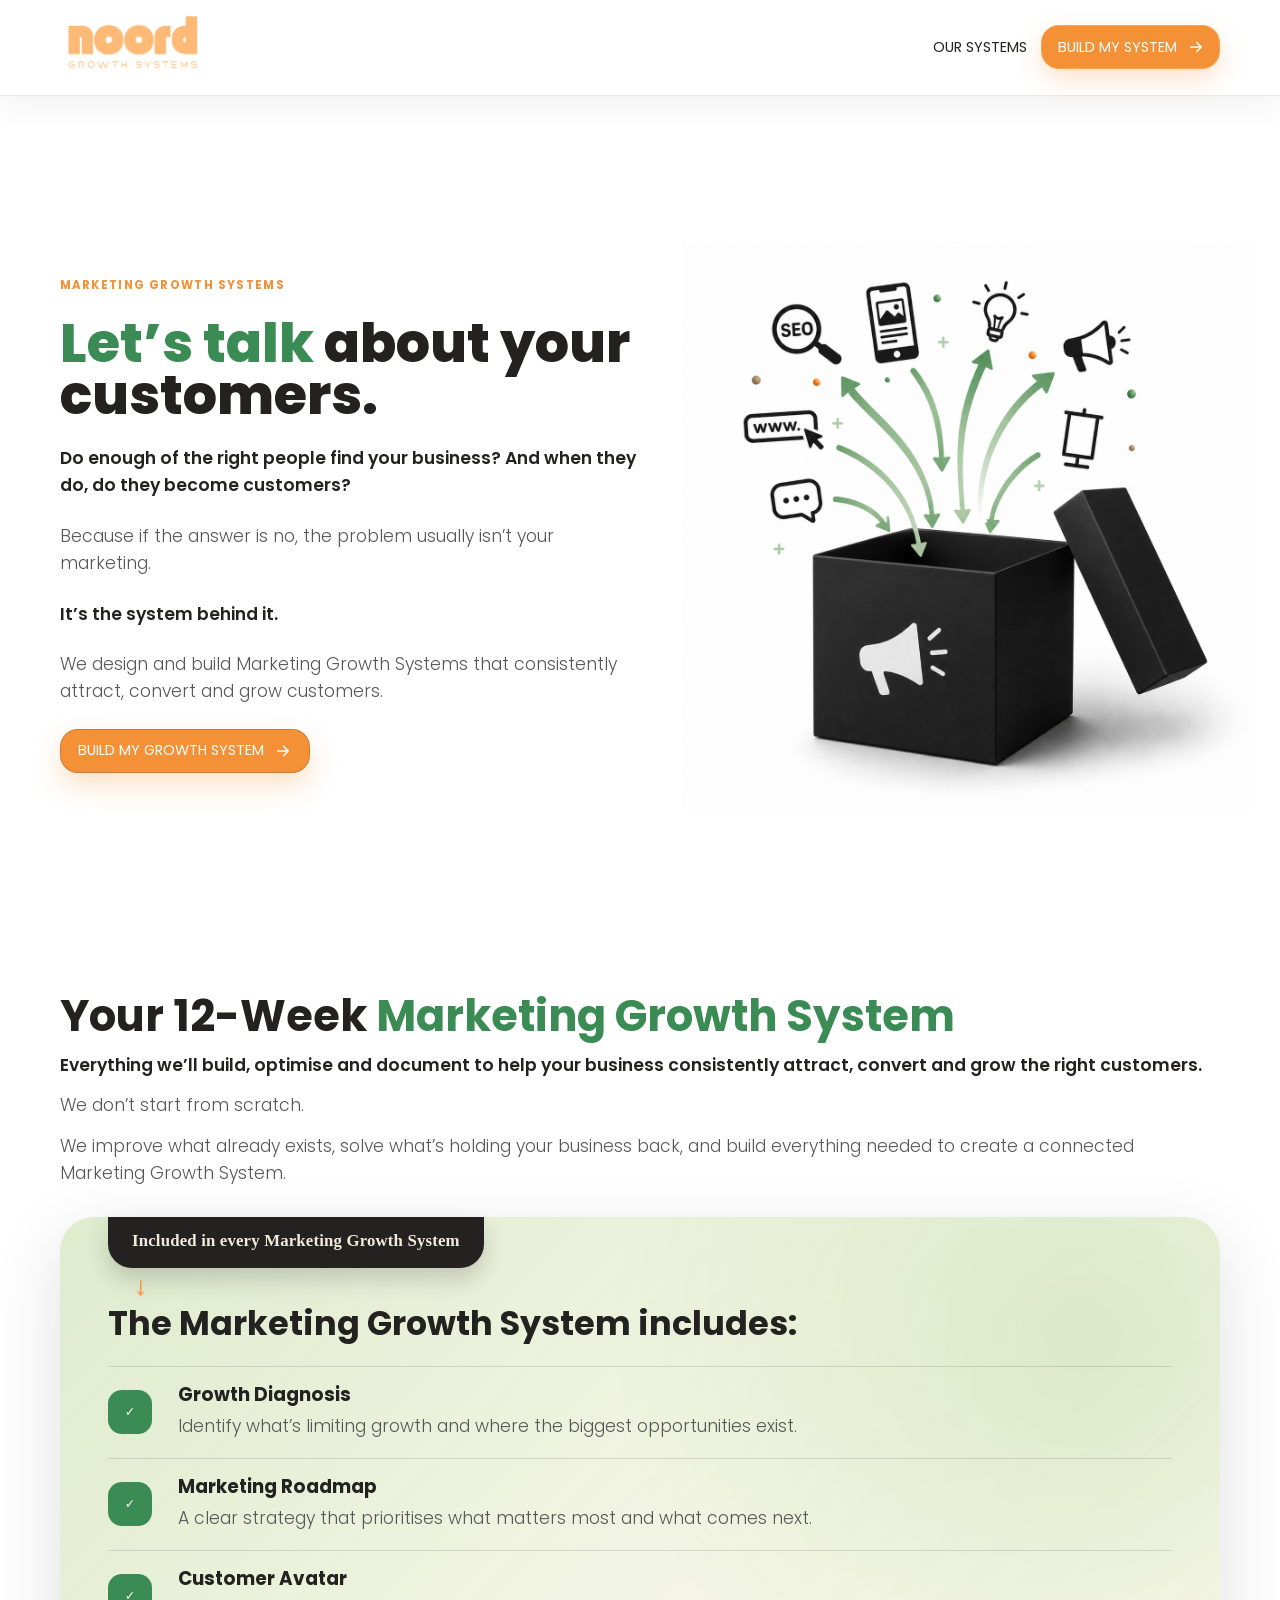
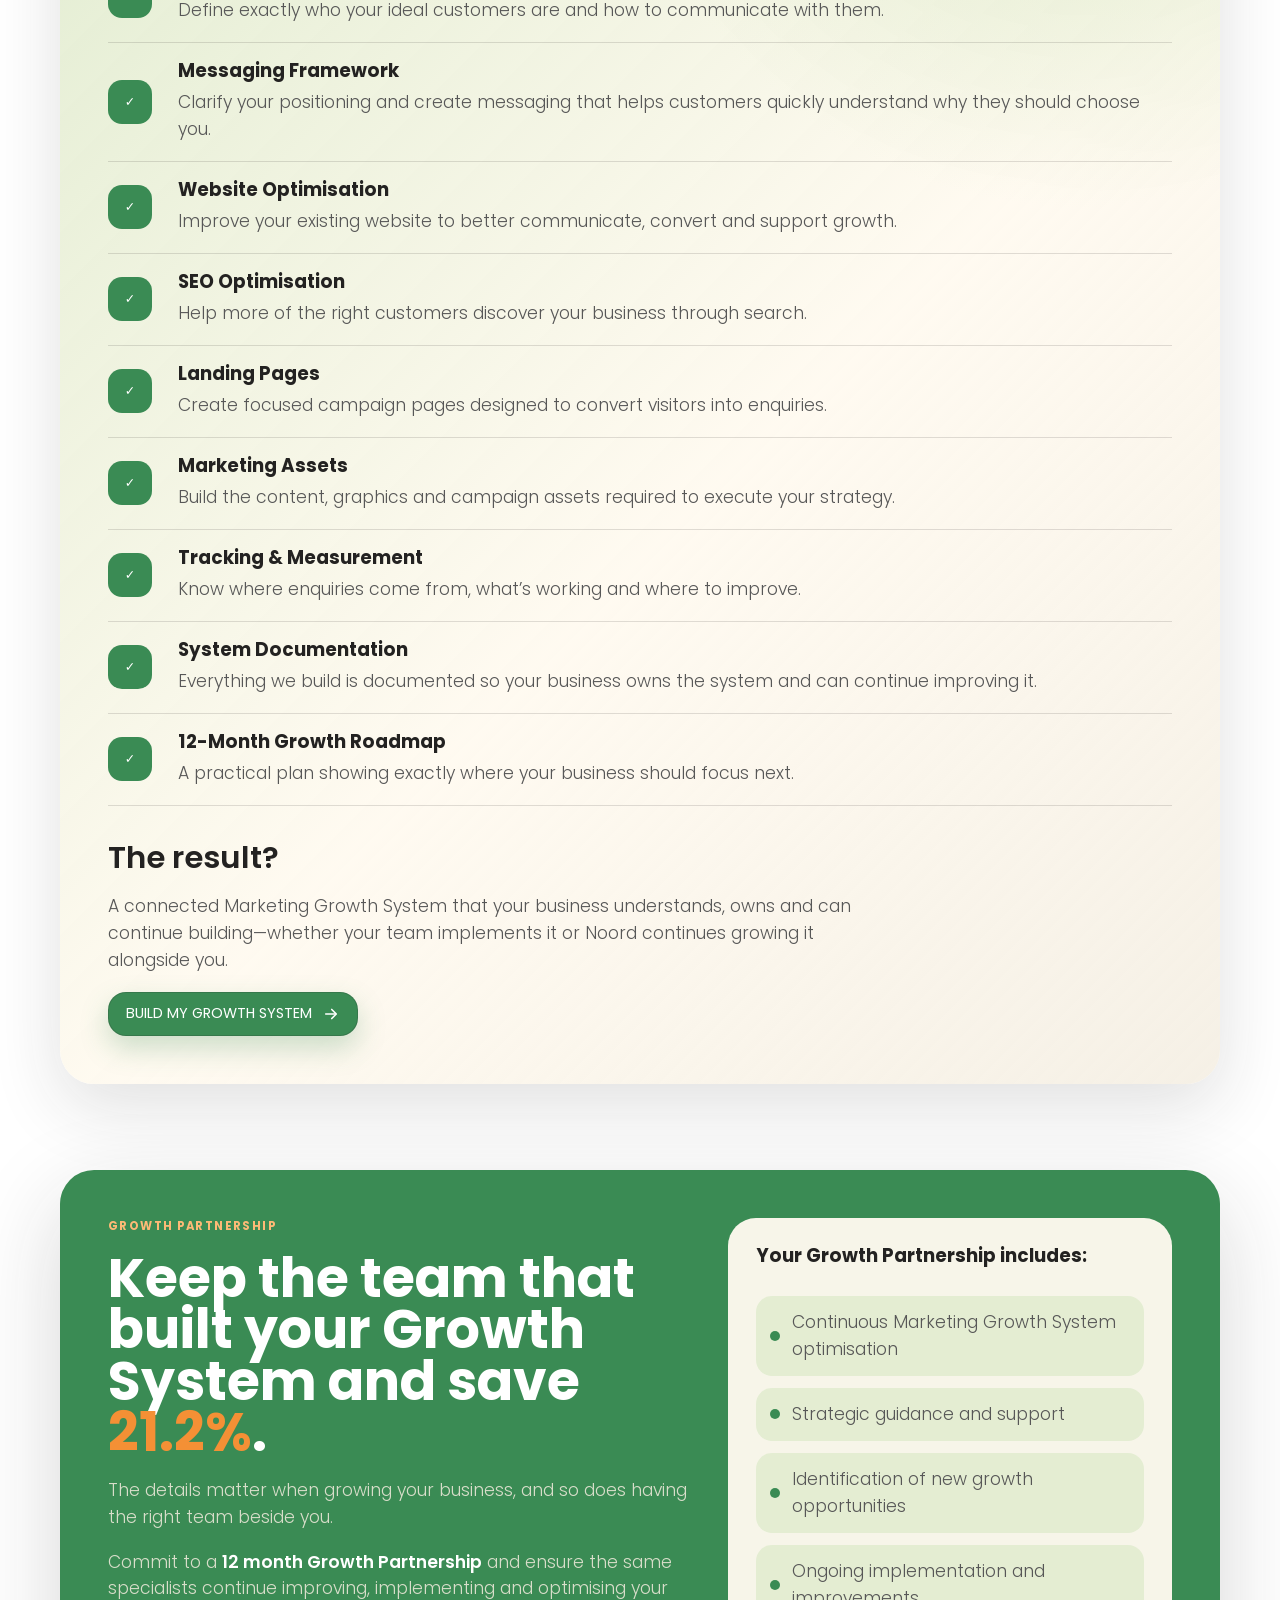
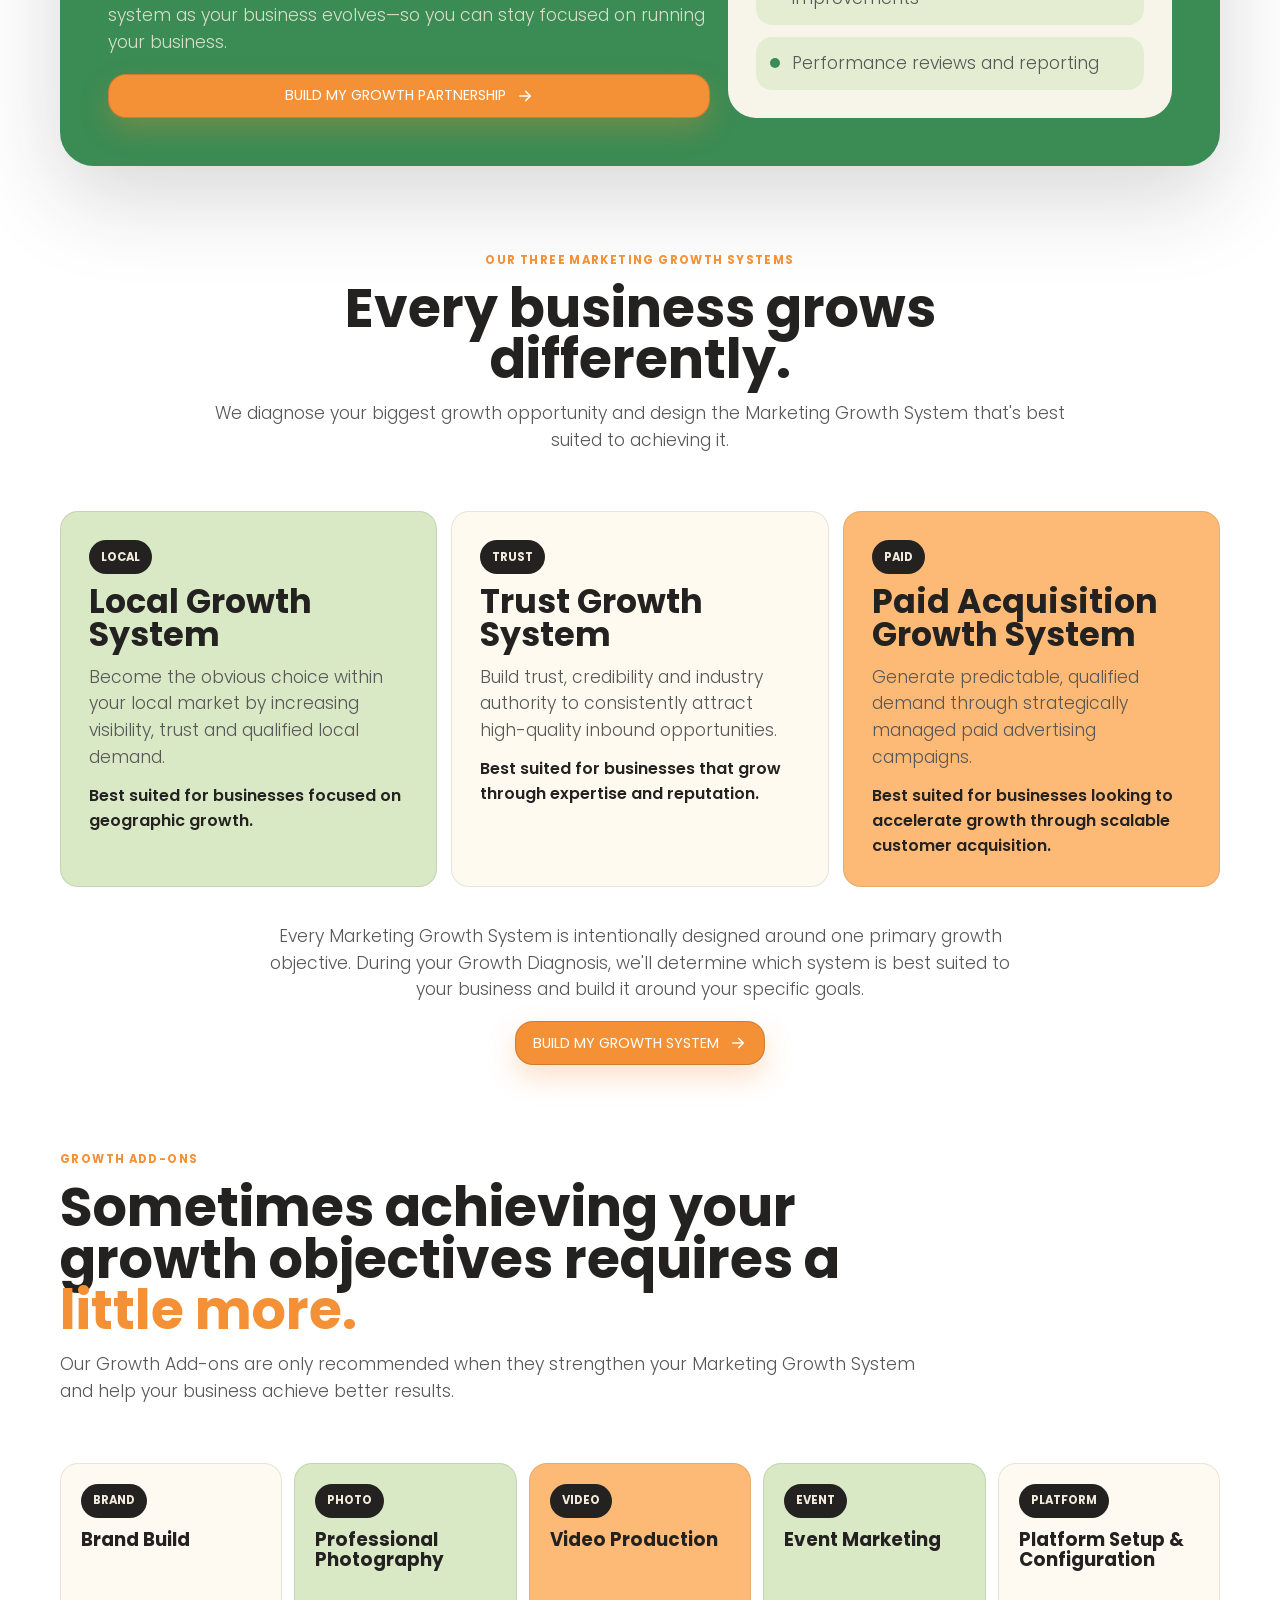
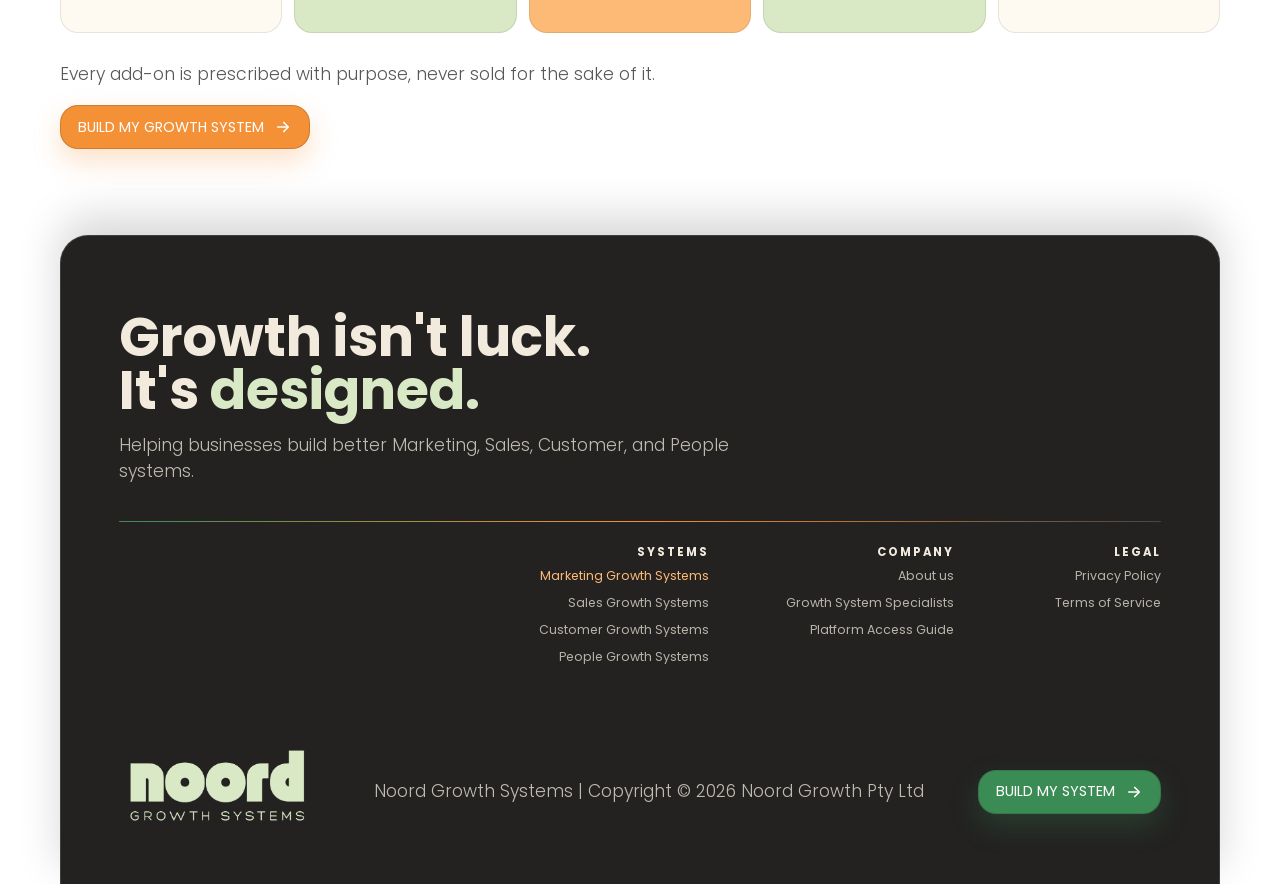
<file: marketing-growth-systems.html>
<!doctype html>
<html lang="en">
  <head>
    <!-- Google tag (gtag.js) -->
    <script async src="https://www.googletagmanager.com/gtag/js?id=G-LBP5QGKZBT"></script>
    <script>
      window.dataLayer = window.dataLayer || [];
      function gtag(){dataLayer.push(arguments);}
      gtag('js', new Date());

      gtag('config', 'G-LBP5QGKZBT');
    </script>
    <meta charset="UTF-8" />
    <meta name="viewport" content="width=device-width, initial-scale=1.0" />
    <title>Marketing Growth Systems | Noord Growth Systems</title>
    <meta
      name="description"
      content="Noord designs and builds Marketing Growth Systems that connect strategy, positioning, messaging, website optimisation, SEO, tracking and assets into one practical growth engine."
    />
    <link rel="stylesheet" href="./src/noord.css?v=20260727-short-arrow" />
  </head>
  <body>
    <main class="noord-site marketing-page" id="top">
      <header class="site-nav">
        <a class="noord-logo" href="/" aria-label="Noord Growth Systems home">
          <img
            src="./assets/Noord Main Logo_Ligh Orange.png"
            alt="Noord Growth Systems"
            onerror="this.style.display='none'; this.nextElementSibling.classList.add('noord-logo__fallback--visible')"
          />
          <span class="noord-logo__fallback">noord</span>
        </a>
        <div class="site-nav__actions">
          <details class="systems-menu">
            <summary>
              <span>Our Systems</span>
            </summary>
            <div class="systems-menu__panel">
              <div class="systems-menu__desktop-list">
                <a href="/marketing-growth-systems" aria-current="page">Marketing Growth Systems</a>
                <a href="/#sales-system">Sales Growth Systems</a>
                <a href="/#customer-system">Customer Growth Systems</a>
                <a href="/#people-system">People Growth Systems</a>
              </div>
              <details class="systems-menu__mobile-group">
                <summary>Our Systems</summary>
                <div>
                  <a href="/marketing-growth-systems" aria-current="page">Marketing Growth Systems</a>
                  <a href="/#sales-system">Sales Growth Systems</a>
                  <a href="/#customer-system">Customer Growth Systems</a>
                  <a href="/#people-system">People Growth Systems</a>
                </div>
              </details>
            </div>
          </details>
          <a class="nav-cta" href="/build-my-system">
            <span>Build My System</span>
            <svg viewBox="0 0 24 24" aria-hidden="true"><path d="M5 12h13" /><path d="m13 6 6 6-6 6" /></svg>
          </a>
        </div>
      </header>

      <section class="marketing-hero" aria-labelledby="marketing-hero-title">
        <div class="marketing-hero__copy">
          <div class="announcement announcement--orange">
            <h1 id="marketing-hero-title">Marketing Growth Systems</h1>
          </div>
          <h2><span>Let’s talk</span> about your customers.</h2>
          <p><strong>Do enough of the right people find your business? And when they do, do they become customers?</strong></p>
          <p>Because if the answer is no, the problem usually isn’t your marketing.</p>
          <p><strong>It’s the system behind it.</strong></p>
          <p>We design and build Marketing Growth Systems that consistently attract, convert and grow customers.</p>
          <div class="hero__actions">
            <a class="button button--primary" href="/build-my-system">
              <span>Build My Growth System</span>
              <svg viewBox="0 0 24 24" aria-hidden="true"><path d="M5 12h13" /><path d="m13 6 6 6-6 6" /></svg>
            </a>
          </div>
        </div>
        <div class="marketing-hero__visual marketing-hero__visual--image">
          <img
            src="./assets/Growth-System_Connected_Marketing-Box.png"
            alt="Connected Marketing Growth System box with positioning, messaging, SEO and website elements"
          />
        </div>
      </section>

      <section class="marketing-deliverables" id="twelve-weeks" aria-labelledby="twelve-title">
        <div class="marketing-section-header">
          <h2 id="twelve-title">Your 12-Week <span>Marketing Growth System</span></h2>
          <p><strong>Everything we’ll build, optimise and document to help your business consistently attract, convert and grow the right customers.</strong></p>
          <p>We don’t start from scratch.</p>
          <p>We improve what already exists, solve what’s holding your business back, and build everything needed to create a connected Marketing Growth System.</p>
        </div>
        <div class="deliverables-panel">
          <span class="deliverables-panel__label">Included in every Marketing Growth System</span>
          <div class="deliverables-panel__intro">
            <h3>The Marketing Growth System includes:</h3>
          </div>
          <div class="deliverables-grid">
            <article>
              <span aria-hidden="true">✓</span>
              <h4>Growth Diagnosis</h4>
              <p>Identify what’s limiting growth and where the biggest opportunities exist.</p>
            </article>
            <article>
              <span aria-hidden="true">✓</span>
              <h4>Marketing Roadmap</h4>
              <p>A clear strategy that prioritises what matters most and what comes next.</p>
            </article>
            <article>
              <span aria-hidden="true">✓</span>
              <h4>Customer Avatar</h4>
              <p>Define exactly who your ideal customers are and how to communicate with them.</p>
            </article>
            <article>
              <span aria-hidden="true">✓</span>
              <h4>Messaging Framework</h4>
              <p>Clarify your positioning and create messaging that helps customers quickly understand why they should choose you.</p>
            </article>
            <article>
              <span aria-hidden="true">✓</span>
              <h4>Website Optimisation</h4>
              <p>Improve your existing website to better communicate, convert and support growth.</p>
            </article>
            <article>
              <span aria-hidden="true">✓</span>
              <h4>SEO Optimisation</h4>
              <p>Help more of the right customers discover your business through search.</p>
            </article>
            <article>
              <span aria-hidden="true">✓</span>
              <h4>Landing Pages</h4>
              <p>Create focused campaign pages designed to convert visitors into enquiries.</p>
            </article>
            <article>
              <span aria-hidden="true">✓</span>
              <h4>Marketing Assets</h4>
              <p>Build the content, graphics and campaign assets required to execute your strategy.</p>
            </article>
            <article>
              <span aria-hidden="true">✓</span>
              <h4>Tracking &amp; Measurement</h4>
              <p>Know where enquiries come from, what’s working and where to improve.</p>
            </article>
            <article>
              <span aria-hidden="true">✓</span>
              <h4>System Documentation</h4>
              <p>Everything we build is documented so your business owns the system and can continue improving it.</p>
            </article>
            <article>
              <span aria-hidden="true">✓</span>
              <h4>12-Month Growth Roadmap</h4>
              <p>A practical plan showing exactly where your business should focus next.</p>
            </article>
          </div>
          <div class="deliverables-close">
            <strong>The result?</strong>
            <p>A connected Marketing Growth System that your business understands, owns and can continue building—whether your team implements it or Noord continues growing it alongside you.</p>
            <a class="button button--primary button--green" href="/build-my-system">
              <span>Build My Growth System</span>
              <svg viewBox="0 0 24 24" aria-hidden="true"><path d="M5 12h13" /><path d="m13 6 6 6-6 6" /></svg>
            </a>
          </div>
        </div>
      </section>

      <section class="growth-partnership" aria-labelledby="partnership-title">
        <div class="growth-partnership__copy">
          <span>Growth Partnership</span>
          <h2 id="partnership-title">Keep the team that built your Growth System and save <em>21.2%</em>.</h2>
          <p>
            The details matter when growing your business, and so does having the right team beside you.
          </p>
          <p>
            Commit to a <strong>12 month Growth Partnership</strong> and ensure the same specialists continue
            improving, implementing and optimising your system as your business evolves—so you can stay focused on
            running your business.
          </p>
          <a class="button button--primary" href="/build-my-system">
            <span>Build My Growth Partnership</span>
            <svg viewBox="0 0 24 24" aria-hidden="true"><path d="M5 12h13" /><path d="m13 6 6 6-6 6" /></svg>
          </a>
        </div>
        <div class="partnership-list">
          <h3>Your Growth Partnership includes:</h3>
          <ul>
            <li>Continuous Marketing Growth System optimisation</li>
            <li>Strategic guidance and support</li>
            <li>Identification of new growth opportunities</li>
            <li>Ongoing implementation and improvements</li>
            <li>Performance reviews and reporting</li>
          </ul>
        </div>
      </section>

      <section class="marketing-systems" aria-labelledby="three-title">
        <div class="marketing-section-header marketing-section-header--center">
          <span>Our three Marketing Growth Systems</span>
          <h2 id="three-title">Every business grows differently.</h2>
          <p>We diagnose your biggest growth opportunity and design the Marketing Growth System that's best suited to achieving it.</p>
        </div>
        <div class="growth-type-grid">
          <article>
            <span>Local</span>
            <h3>Local Growth System</h3>
            <p>Become the obvious choice within your local market by increasing visibility, trust and qualified local demand.</p>
            <strong>Best suited for businesses focused on geographic growth.</strong>
          </article>
          <article>
            <span>Trust</span>
            <h3>Trust Growth System</h3>
            <p>Build trust, credibility and industry authority to consistently attract high-quality inbound opportunities.</p>
            <strong>Best suited for businesses that grow through expertise and reputation.</strong>
          </article>
          <article>
            <span>Paid</span>
            <h3>Paid Acquisition Growth System</h3>
            <p>Generate predictable, qualified demand through strategically managed paid advertising campaigns.</p>
            <strong>Best suited for businesses looking to accelerate growth through scalable customer acquisition.</strong>
          </article>
        </div>
        <div class="marketing-note">
          <p>
            Every Marketing Growth System is intentionally designed around one primary growth objective. During your
            Growth Diagnosis, we'll determine which system is best suited to your business and build it around your
            specific goals.
          </p>
          <a class="button button--primary" href="/build-my-system">
            <span>Build My Growth System</span>
            <svg viewBox="0 0 24 24" aria-hidden="true"><path d="M5 12h13" /><path d="m13 6 6 6-6 6" /></svg>
          </a>
        </div>
      </section>

      <section class="growth-addons" aria-labelledby="addons-title">
        <div class="marketing-section-header">
          <span>Growth Add-ons</span>
          <h2 id="addons-title">Sometimes achieving your growth objectives requires a <span>little more.</span></h2>
          <p>
            Our Growth Add-ons are only recommended when they strengthen your Marketing Growth System and help your
            business achieve better results.
          </p>
        </div>
        <div class="addon-grid" aria-label="Available Growth Add-ons">
          <article><span>Brand</span><h3>Brand Build</h3></article>
          <article><span>Photo</span><h3>Professional Photography</h3></article>
          <article><span>Video</span><h3>Video Production</h3></article>
          <article><span>Event</span><h3>Event Marketing</h3></article>
          <article><span>Platform</span><h3>Platform Setup & Configuration</h3></article>
        </div>
        <div class="addons-close">
          <p>Every add-on is prescribed with purpose, never sold for the sake of it.</p>
          <a class="button button--primary" href="/build-my-system">
            <span>Build My Growth System</span>
            <svg viewBox="0 0 24 24" aria-hidden="true"><path d="M5 12h13" /><path d="m13 6 6 6-6 6" /></svg>
          </a>
        </div>
      </section>

      <footer class="cta-band" id="contact" aria-labelledby="contact-title">
        <a class="noord-logo noord-logo--light" href="/" aria-label="Noord Growth Systems home">
          <img
            src="./assets/Noord Main Logo_Ligh Green.png"
            alt="Noord Growth Systems"
            onerror="this.style.display='none'; this.nextElementSibling.classList.add('noord-logo__fallback--visible')"
          />
          <span class="noord-logo__fallback">noord</span>
        </a>
        <div class="cta-band__content">
          <h2 id="contact-title">Growth isn't luck.<br />It's <span>designed.</span></h2>
          <p>Helping businesses build better Marketing, Sales, Customer, and People systems.</p>
          <nav class="cta-band__pages" aria-label="Systems pages">
            <div class="cta-band__page-column">
              <span>Systems</span>
              <a href="/marketing-growth-systems" aria-current="page">Marketing Growth Systems</a>
              <a href="/#sales-system">Sales Growth Systems</a>
              <a href="/#customer-system">Customer Growth Systems</a>
              <a href="/#people-system">People Growth Systems</a>
            </div>
            <div class="cta-band__page-column">
              <span>Company</span>
              <a href="/">About us</a>
              <a href="/growth-system-specialists">Growth System Specialists</a>
              <a href="/platform-access-guide">Platform Access Guide</a>
            </div>
            <div class="cta-band__page-column">
              <span>Legal</span>
              <a href="/privacy-policy">Privacy Policy</a>
              <a href="/#terms-of-service">Terms of Service</a>
            </div>
          </nav>
        </div>
        <p class="cta-band__meta">Noord Growth Systems | Copyright © 2026 Noord Growth Pty Ltd</p>
        <a class="button button--primary button--green" href="/build-my-system">
          <span>Build My System</span>
          <svg viewBox="0 0 24 24" aria-hidden="true"><path d="M5 12h13" /><path d="m13 6 6 6-6 6" /></svg>
        </a>
      </footer>
    </main>
  </body>
</html>
</file>
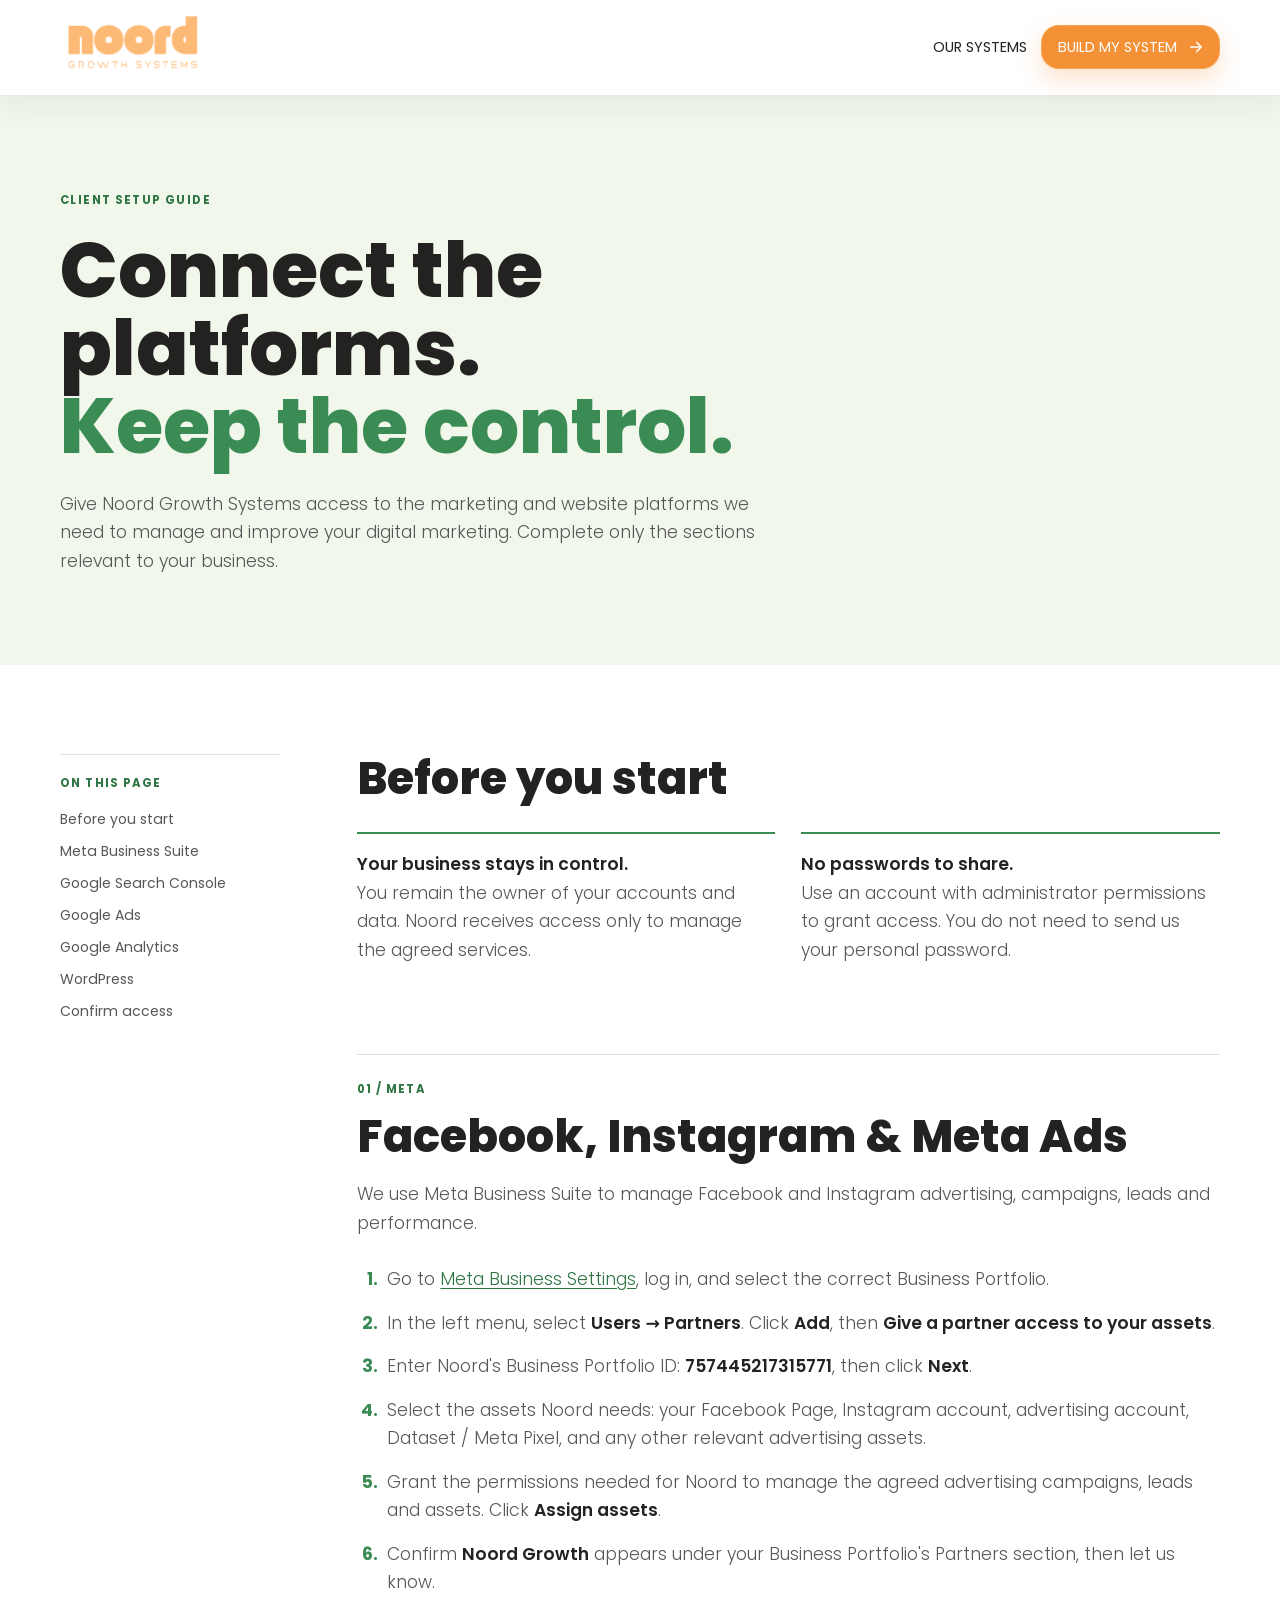
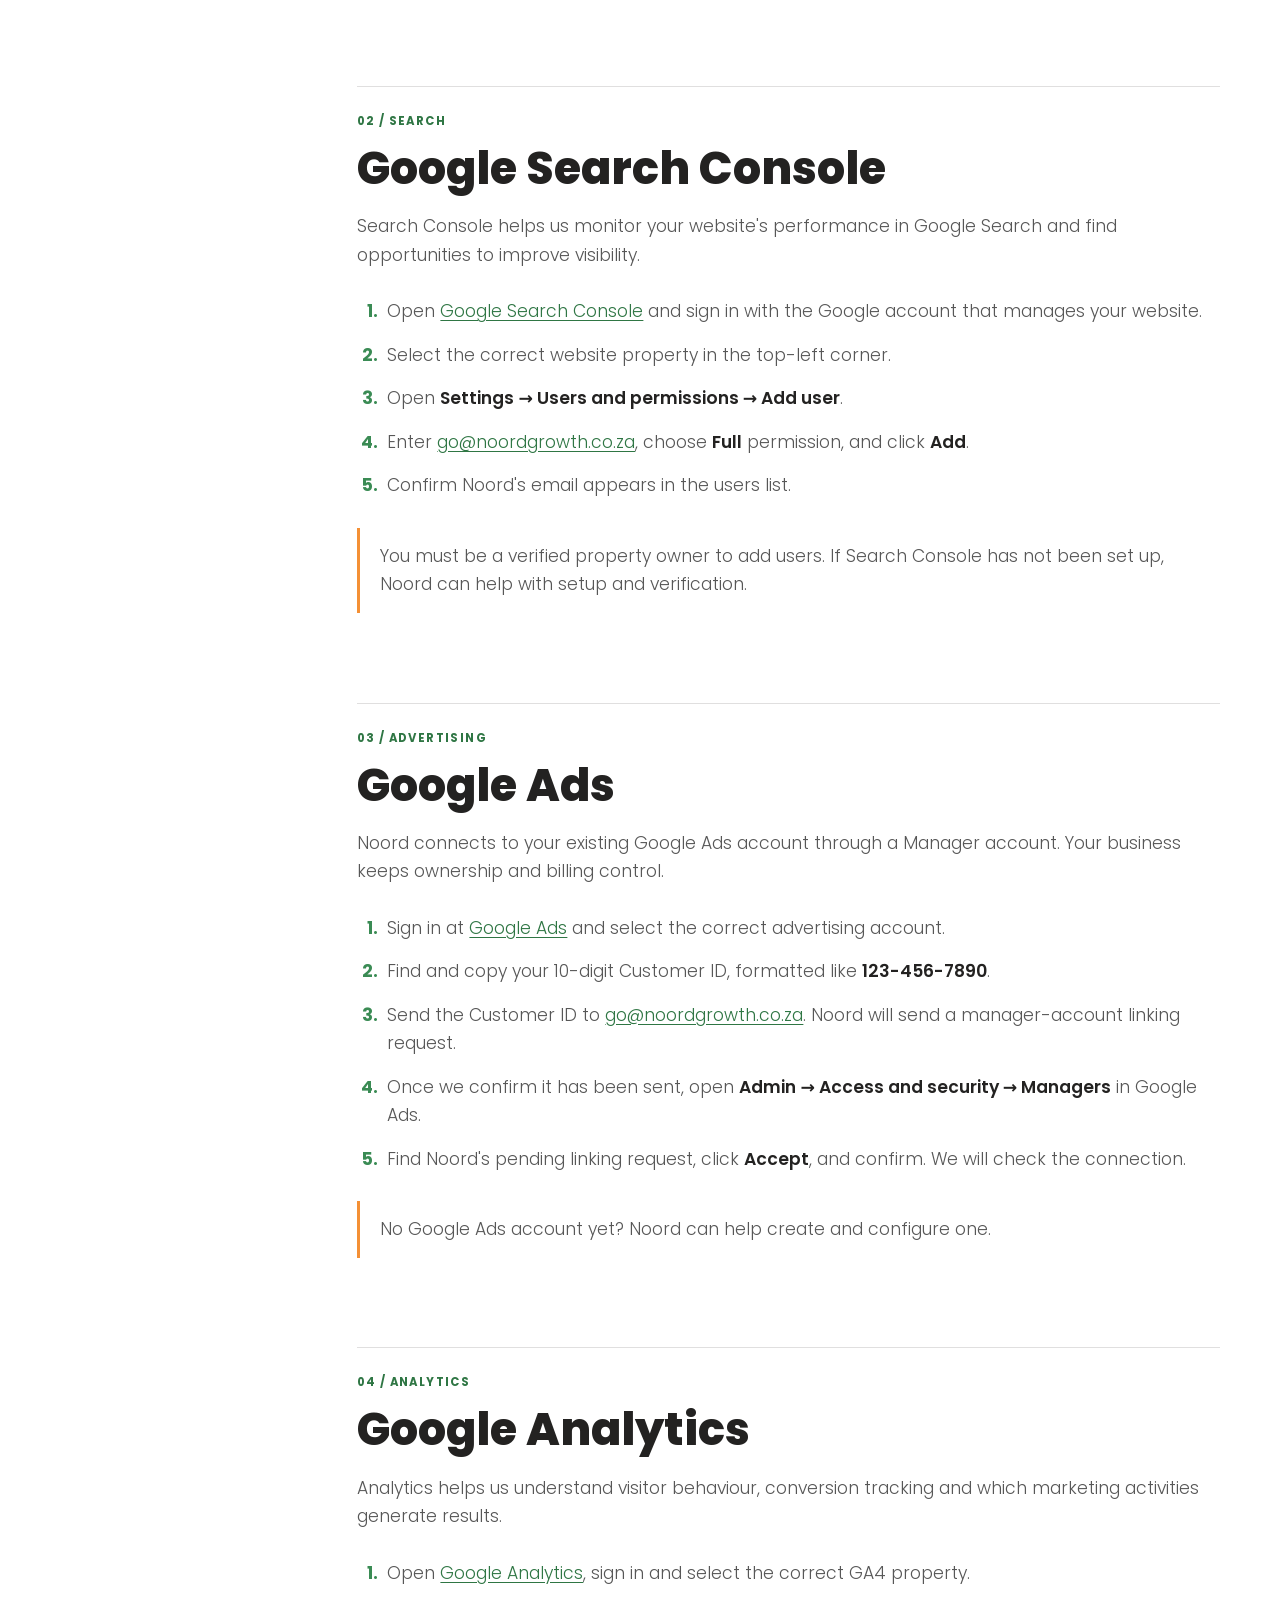
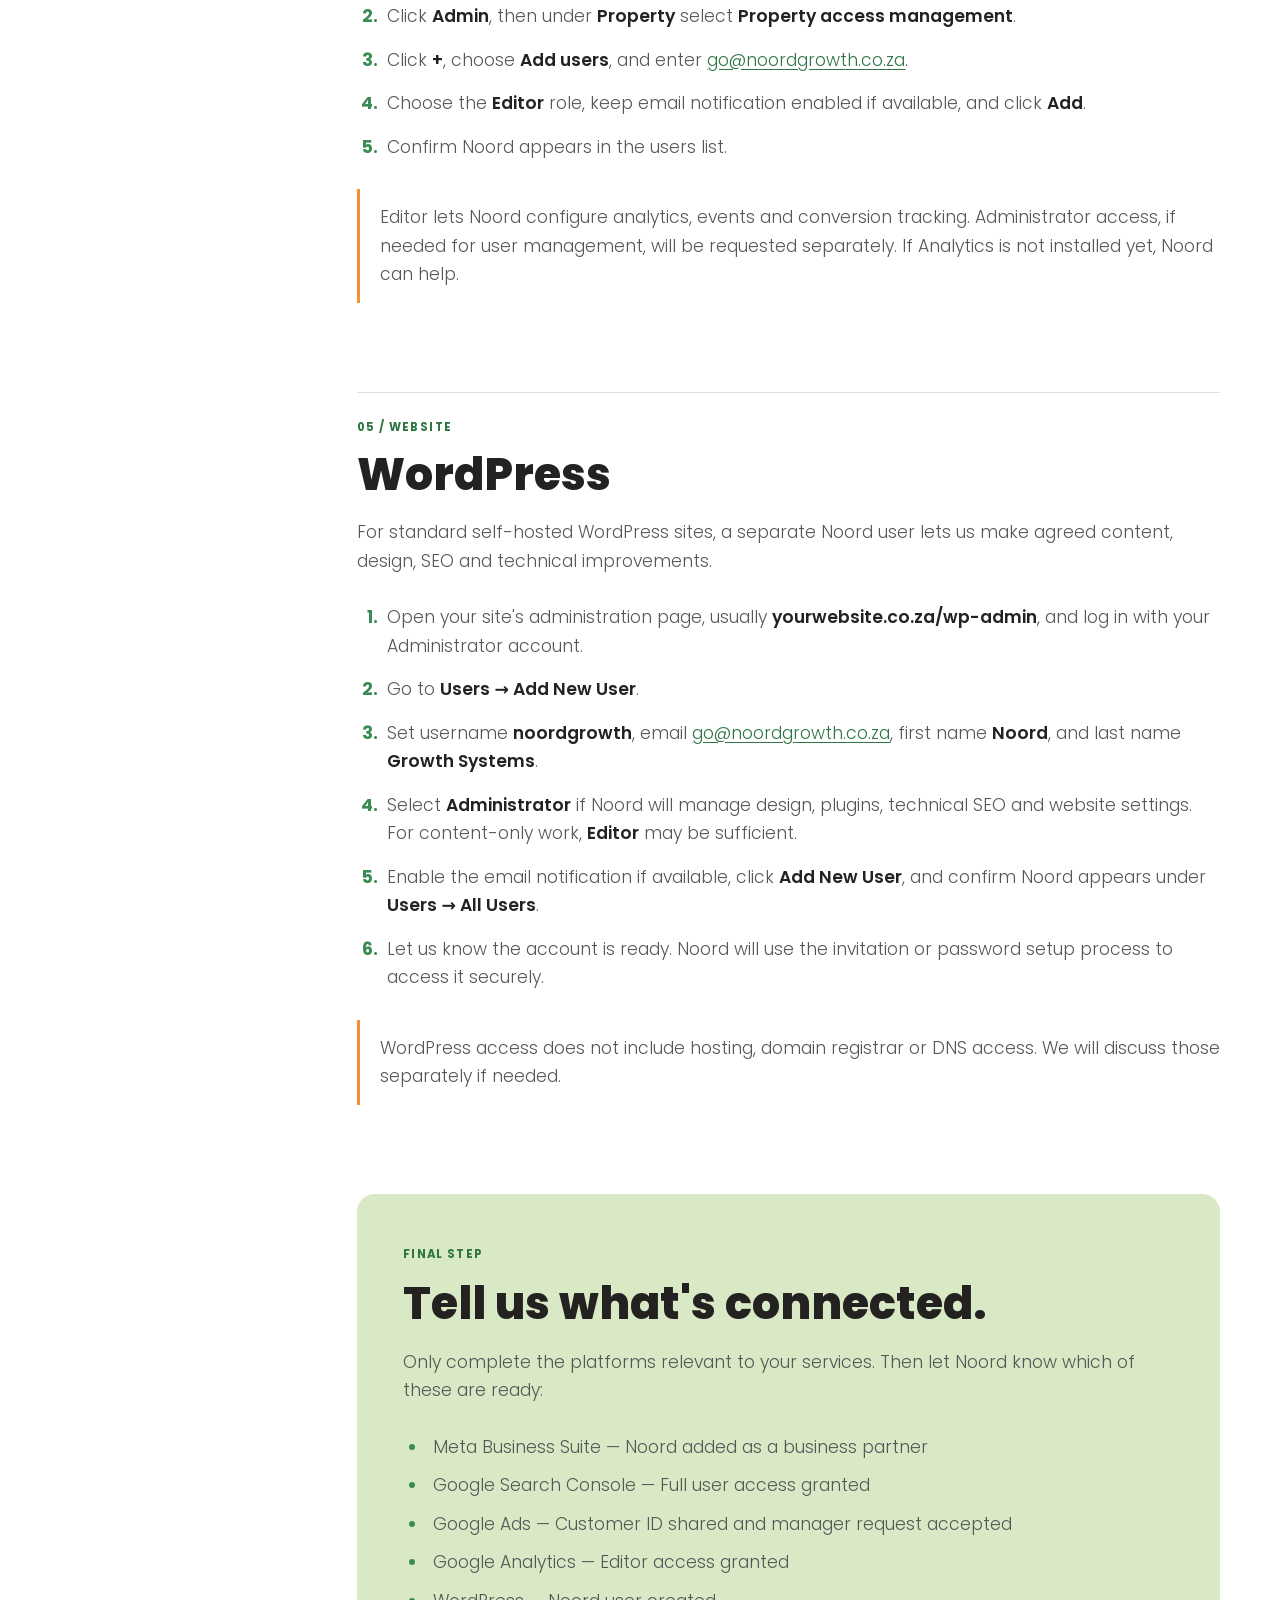
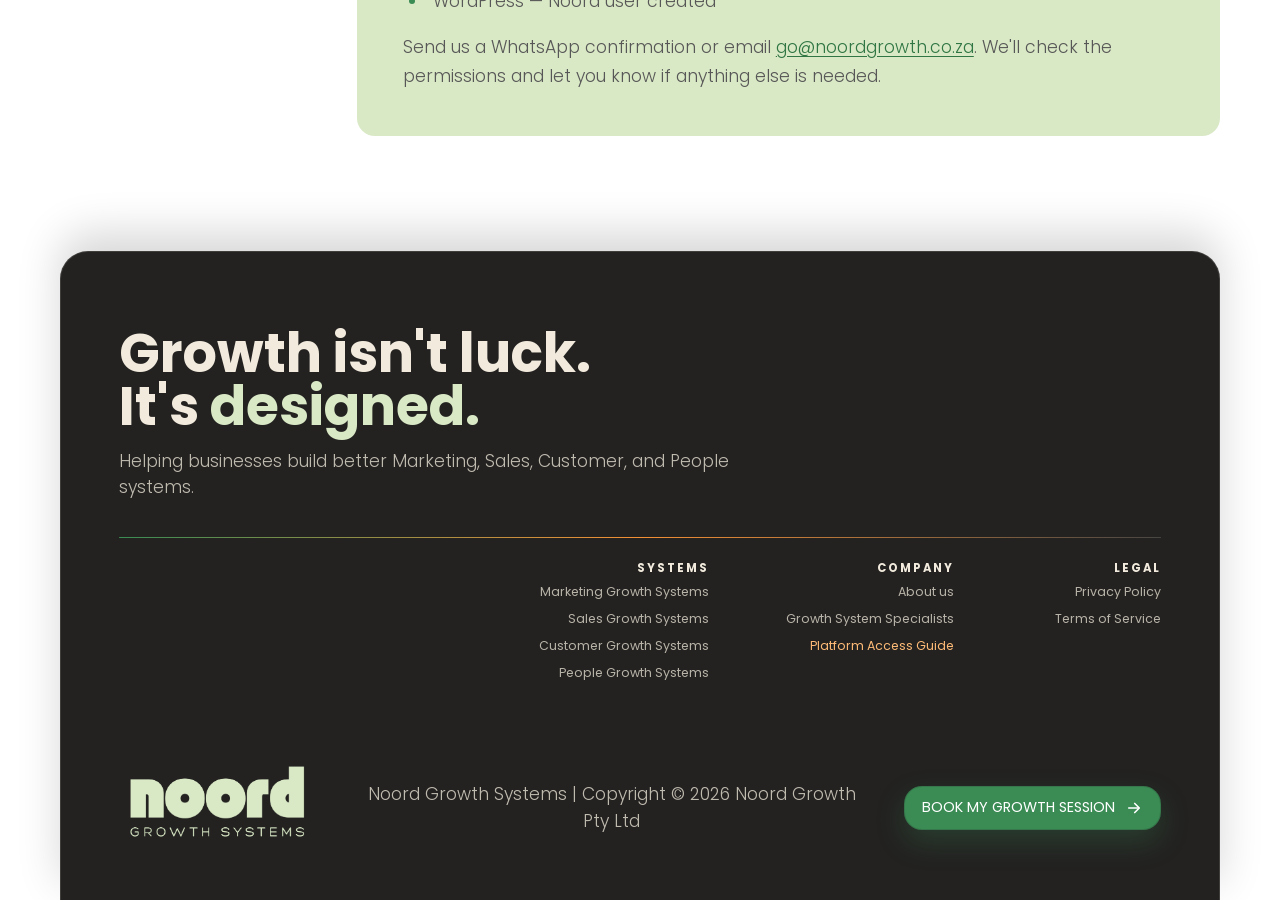
<file: platform-access-guide.html>
<!doctype html>
<html lang="en">
  <head>
    <!-- Google tag (gtag.js) -->
    <script async src="https://www.googletagmanager.com/gtag/js?id=G-LBP5QGKZBT"></script>
    <script>
      window.dataLayer = window.dataLayer || [];
      function gtag(){dataLayer.push(arguments);}
      gtag('js', new Date());
      gtag('config', 'G-LBP5QGKZBT');
    </script>
    <meta charset="UTF-8" />
    <meta name="viewport" content="width=device-width, initial-scale=1.0" />
    <meta name="robots" content="noindex, follow" />
    <title>Platform Access Guide | Noord Growth Systems</title>
    <meta name="description" content="A practical guide to giving Noord access to the marketing and website platforms relevant to your business." />
    <link rel="stylesheet" href="./src/noord.css" />
  </head>
  <body>
    <main class="noord-site access-page" id="top">
      <header class="site-nav">
        <a class="noord-logo" href="/home" aria-label="Noord Growth Systems home">
          <img src="./assets/Noord Main Logo_Ligh Orange.png" alt="Noord Growth Systems"
            onerror="this.style.display='none'; this.nextElementSibling.classList.add('noord-logo__fallback--visible')" />
          <span class="noord-logo__fallback">noord</span>
        </a>
        <div class="site-nav__actions">
          <details class="systems-menu">
            <summary><span>Our Systems</span></summary>
            <div class="systems-menu__panel">
              <div class="systems-menu__desktop-list">
                <a href="/marketing-growth-systems">Marketing Growth Systems</a>
                <a href="/home#sales-system">Sales Growth Systems</a>
                <a href="/home#customer-system">Customer Growth Systems</a>
                <a href="/home#people-system">People Growth Systems</a>
              </div>
              <details class="systems-menu__mobile-group">
                <summary>Our Systems</summary>
                <div>
                  <a href="/marketing-growth-systems">Marketing Growth Systems</a>
                  <a href="/home#sales-system">Sales Growth Systems</a>
                  <a href="/home#customer-system">Customer Growth Systems</a>
                  <a href="/home#people-system">People Growth Systems</a>
                </div>
              </details>
            </div>
          </details>
          <a class="nav-cta" href="/build-my-system">
            <span>Build My System</span>
            <svg viewBox="0 0 24 24" aria-hidden="true"><path d="M5 12h13" /><path d="m13 6 6 6-6 6" /></svg>
          </a>
        </div>
      </header>

      <section class="access-hero" aria-labelledby="access-title">
        <span class="access-eyebrow">Client setup guide</span>
        <h1 id="access-title">Connect the platforms.<br /><span>Keep the control.</span></h1>
        <p>Give Noord Growth Systems access to the marketing and website platforms we need to manage and improve your digital marketing. Complete only the sections relevant to your business.</p>
      </section>

      <div class="access-layout">
        <nav class="access-toc" aria-label="Platform guide sections">
          <span>On this page</span>
          <a href="#before-you-start">Before you start</a>
          <a href="#meta">Meta Business Suite</a>
          <a href="#search-console">Google Search Console</a>
          <a href="#google-ads">Google Ads</a>
          <a href="#analytics">Google Analytics</a>
          <a href="#wordpress">WordPress</a>
          <a href="#finish">Confirm access</a>
        </nav>

        <div class="access-content">
          <section class="access-intro" id="before-you-start">
            <h2>Before you start</h2>
            <div class="access-principles">
              <p><strong>Your business stays in control.</strong> You remain the owner of your accounts and data. Noord receives access only to manage the agreed services.</p>
              <p><strong>No passwords to share.</strong> Use an account with administrator permissions to grant access. You do not need to send us your personal password.</p>
            </div>
          </section>

          <section class="access-platform" id="meta">
            <div class="access-platform__heading"><span>01 / Meta</span><h2>Facebook, Instagram &amp; Meta Ads</h2></div>
            <p>We use Meta Business Suite to manage Facebook and Instagram advertising, campaigns, leads and performance.</p>
            <ol>
              <li>Go to <a href="https://business.facebook.com/settings" target="_blank" rel="noopener noreferrer">Meta Business Settings</a>, log in, and select the correct Business Portfolio.</li>
              <li>In the left menu, select <strong>Users → Partners</strong>. Click <strong>Add</strong>, then <strong>Give a partner access to your assets</strong>.</li>
              <li>Enter Noord's Business Portfolio ID: <strong class="access-code">757445217315771</strong>, then click <strong>Next</strong>.</li>
              <li>Select the assets Noord needs: your Facebook Page, Instagram account, advertising account, Dataset / Meta Pixel, and any other relevant advertising assets.</li>
              <li>Grant the permissions needed for Noord to manage the agreed advertising campaigns, leads and assets. Click <strong>Assign assets</strong>.</li>
              <li>Confirm <strong>Noord Growth</strong> appears under your Business Portfolio's Partners section, then let us know.</li>
            </ol>
          </section>

          <section class="access-platform" id="search-console">
            <div class="access-platform__heading"><span>02 / Search</span><h2>Google Search Console</h2></div>
            <p>Search Console helps us monitor your website's performance in Google Search and find opportunities to improve visibility.</p>
            <ol>
              <li>Open <a href="https://search.google.com/search-console" target="_blank" rel="noopener noreferrer">Google Search Console</a> and sign in with the Google account that manages your website.</li>
              <li>Select the correct website property in the top-left corner.</li>
              <li>Open <strong>Settings → Users and permissions → Add user</strong>.</li>
              <li>Enter <a href="mailto:go@noordgrowth.co.za">go@noordgrowth.co.za</a>, choose <strong>Full</strong> permission, and click <strong>Add</strong>.</li>
              <li>Confirm Noord's email appears in the users list.</li>
            </ol>
            <p class="access-note">You must be a verified property owner to add users. If Search Console has not been set up, Noord can help with setup and verification.</p>
          </section>

          <section class="access-platform" id="google-ads">
            <div class="access-platform__heading"><span>03 / Advertising</span><h2>Google Ads</h2></div>
            <p>Noord connects to your existing Google Ads account through a Manager account. Your business keeps ownership and billing control.</p>
            <ol>
              <li>Sign in at <a href="https://ads.google.com" target="_blank" rel="noopener noreferrer">Google Ads</a> and select the correct advertising account.</li>
              <li>Find and copy your 10-digit Customer ID, formatted like <strong>123-456-7890</strong>.</li>
              <li>Send the Customer ID to <a href="mailto:go@noordgrowth.co.za?subject=Google%20Ads%20Customer%20ID">go@noordgrowth.co.za</a>. Noord will send a manager-account linking request.</li>
              <li>Once we confirm it has been sent, open <strong>Admin → Access and security → Managers</strong> in Google Ads.</li>
              <li>Find Noord's pending linking request, click <strong>Accept</strong>, and confirm. We will check the connection.</li>
            </ol>
            <p class="access-note">No Google Ads account yet? Noord can help create and configure one.</p>
          </section>

          <section class="access-platform" id="analytics">
            <div class="access-platform__heading"><span>04 / Analytics</span><h2>Google Analytics</h2></div>
            <p>Analytics helps us understand visitor behaviour, conversion tracking and which marketing activities generate results.</p>
            <ol>
              <li>Open <a href="https://analytics.google.com" target="_blank" rel="noopener noreferrer">Google Analytics</a>, sign in and select the correct GA4 property.</li>
              <li>Click <strong>Admin</strong>, then under <strong>Property</strong> select <strong>Property access management</strong>.</li>
              <li>Click <strong>+</strong>, choose <strong>Add users</strong>, and enter <a href="mailto:go@noordgrowth.co.za">go@noordgrowth.co.za</a>.</li>
              <li>Choose the <strong>Editor</strong> role, keep email notification enabled if available, and click <strong>Add</strong>.</li>
              <li>Confirm Noord appears in the users list.</li>
            </ol>
            <p class="access-note">Editor lets Noord configure analytics, events and conversion tracking. Administrator access, if needed for user management, will be requested separately. If Analytics is not installed yet, Noord can help.</p>
          </section>

          <section class="access-platform" id="wordpress">
            <div class="access-platform__heading"><span>05 / Website</span><h2>WordPress</h2></div>
            <p>For standard self-hosted WordPress sites, a separate Noord user lets us make agreed content, design, SEO and technical improvements.</p>
            <ol>
              <li>Open your site's administration page, usually <strong>yourwebsite.co.za/wp-admin</strong>, and log in with your Administrator account.</li>
              <li>Go to <strong>Users → Add New User</strong>.</li>
              <li>Set username <strong>noordgrowth</strong>, email <a href="mailto:go@noordgrowth.co.za">go@noordgrowth.co.za</a>, first name <strong>Noord</strong>, and last name <strong>Growth Systems</strong>.</li>
              <li>Select <strong>Administrator</strong> if Noord will manage design, plugins, technical SEO and website settings. For content-only work, <strong>Editor</strong> may be sufficient.</li>
              <li>Enable the email notification if available, click <strong>Add New User</strong>, and confirm Noord appears under <strong>Users → All Users</strong>.</li>
              <li>Let us know the account is ready. Noord will use the invitation or password setup process to access it securely.</li>
            </ol>
            <p class="access-note">WordPress access does not include hosting, domain registrar or DNS access. We will discuss those separately if needed.</p>
          </section>

          <section class="access-finish" id="finish">
            <span class="access-eyebrow">Final step</span>
            <h2>Tell us what's connected.</h2>
            <p>Only complete the platforms relevant to your services. Then let Noord know which of these are ready:</p>
            <ul>
              <li>Meta Business Suite — Noord added as a business partner</li>
              <li>Google Search Console — Full user access granted</li>
              <li>Google Ads — Customer ID shared and manager request accepted</li>
              <li>Google Analytics — Editor access granted</li>
              <li>WordPress — Noord user created</li>
            </ul>
            <p>Send us a WhatsApp confirmation or email <a href="mailto:go@noordgrowth.co.za?subject=Platform%20access%20is%20ready">go@noordgrowth.co.za</a>. We'll check the permissions and let you know if anything else is needed.</p>
          </section>
        </div>
      </div>

      <footer class="cta-band" id="contact" aria-labelledby="contact-title">
        <a class="noord-logo noord-logo--light" href="/home" aria-label="Noord Growth Systems home">
          <img src="./assets/Noord Main Logo_Ligh Green.png" alt="Noord Growth Systems"
            onerror="this.style.display='none'; this.nextElementSibling.classList.add('noord-logo__fallback--visible')" />
          <span class="noord-logo__fallback">noord</span>
        </a>
        <div class="cta-band__content">
          <h2 id="contact-title">Growth isn't luck.<br />It's <span>designed.</span></h2>
          <p>Helping businesses build better Marketing, Sales, Customer, and People systems.</p>
          <nav class="cta-band__pages" aria-label="Footer pages">
            <div class="cta-band__page-column">
              <span>Systems</span>
              <a href="/marketing-growth-systems">Marketing Growth Systems</a>
              <a href="/home#sales-system">Sales Growth Systems</a>
              <a href="/home#customer-system">Customer Growth Systems</a>
              <a href="/home#people-system">People Growth Systems</a>
            </div>
            <div class="cta-band__page-column">
              <span>Company</span>
              <a href="/home">About us</a>
              <a href="/growth-system-specialists">Growth System Specialists</a>
              <a href="/platform-access-guide" aria-current="page">Platform Access Guide</a>
            </div>
            <div class="cta-band__page-column">
              <span>Legal</span>
              <a href="/privacy-policy">Privacy Policy</a>
              <a href="/home#terms-of-service">Terms of Service</a>
            </div>
          </nav>
        </div>
        <p class="cta-band__meta">Noord Growth Systems | Copyright © 2026 Noord Growth Pty Ltd</p>
        <a class="button button--primary button--green" href="https://calendar.app.google/bvqk1RJnMBfFzVTq5" target="_blank" rel="noopener noreferrer">
          <span>Book My Growth Session</span>
          <svg viewBox="0 0 24 24" aria-hidden="true"><path d="M5 12h13" /><path d="m13 6 6 6-6 6" /></svg>
        </a>
      </footer>
    </main>
  </body>
</html>
</file>
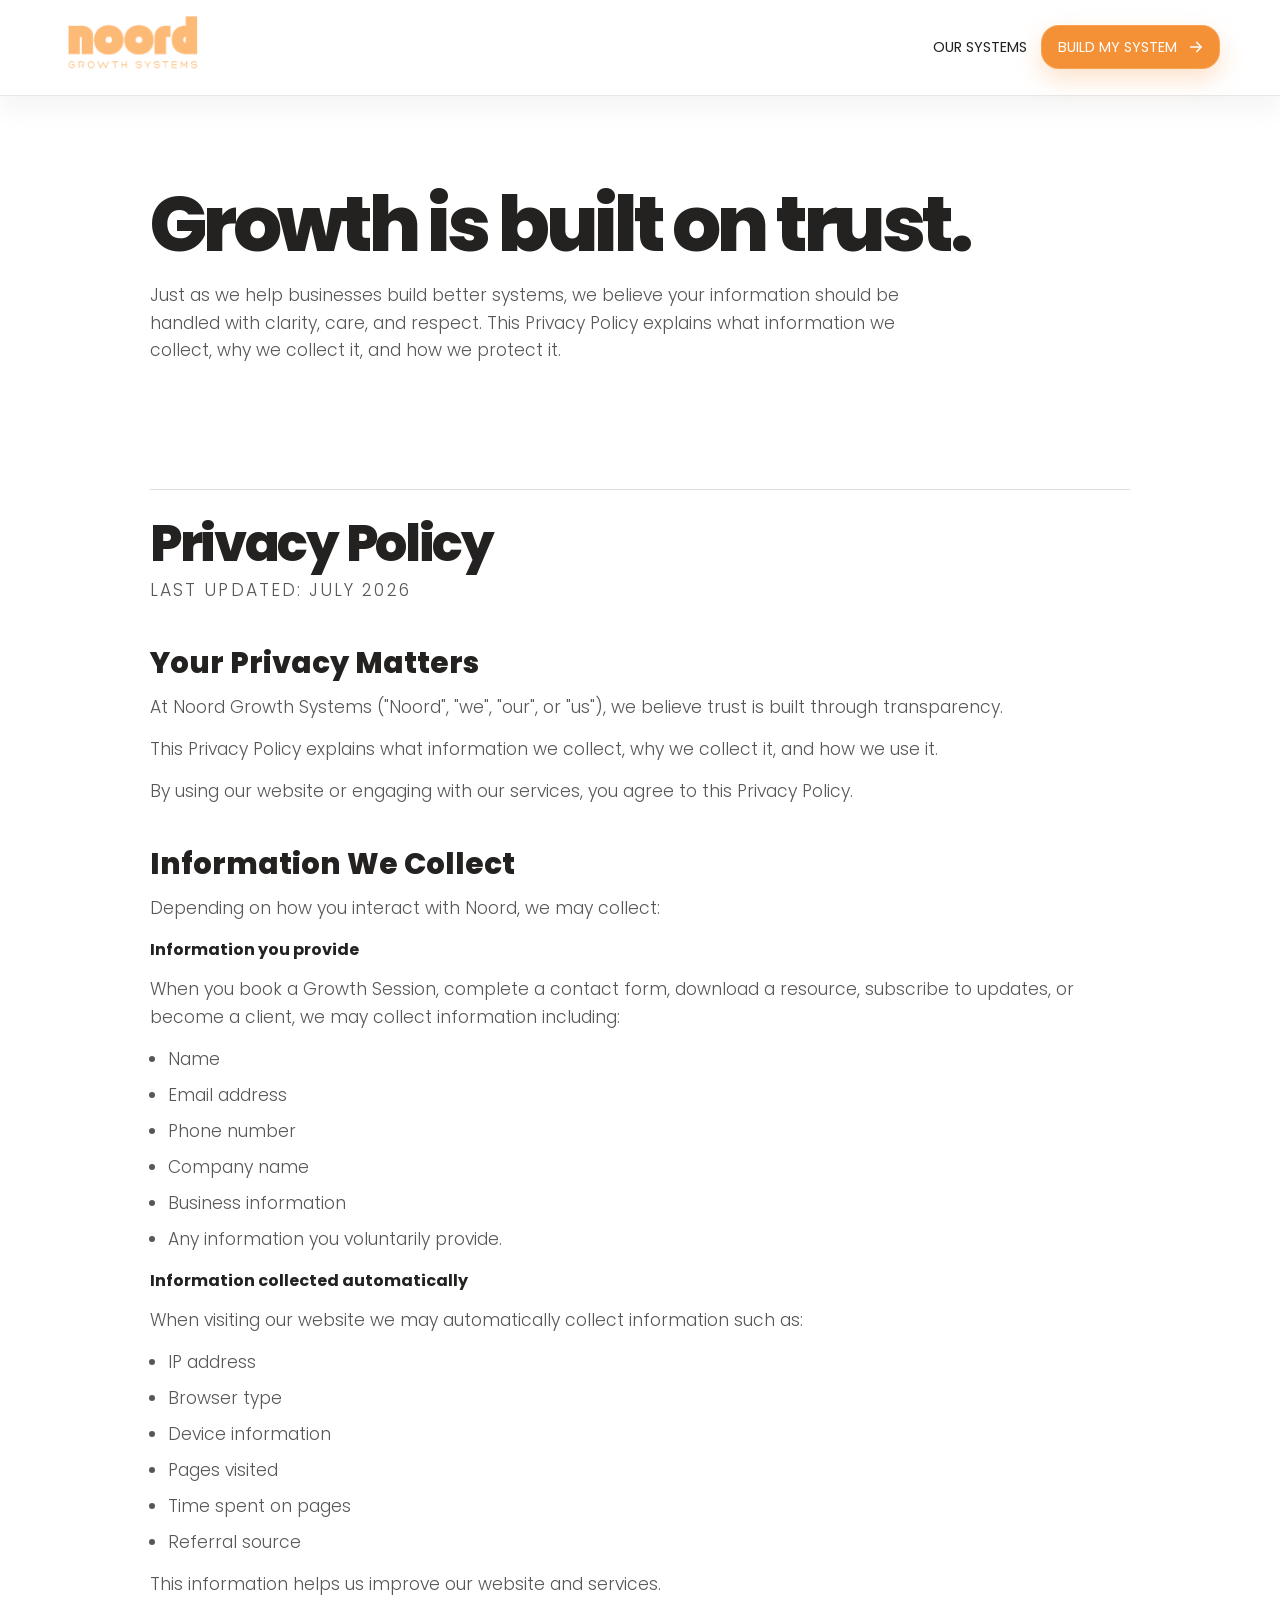
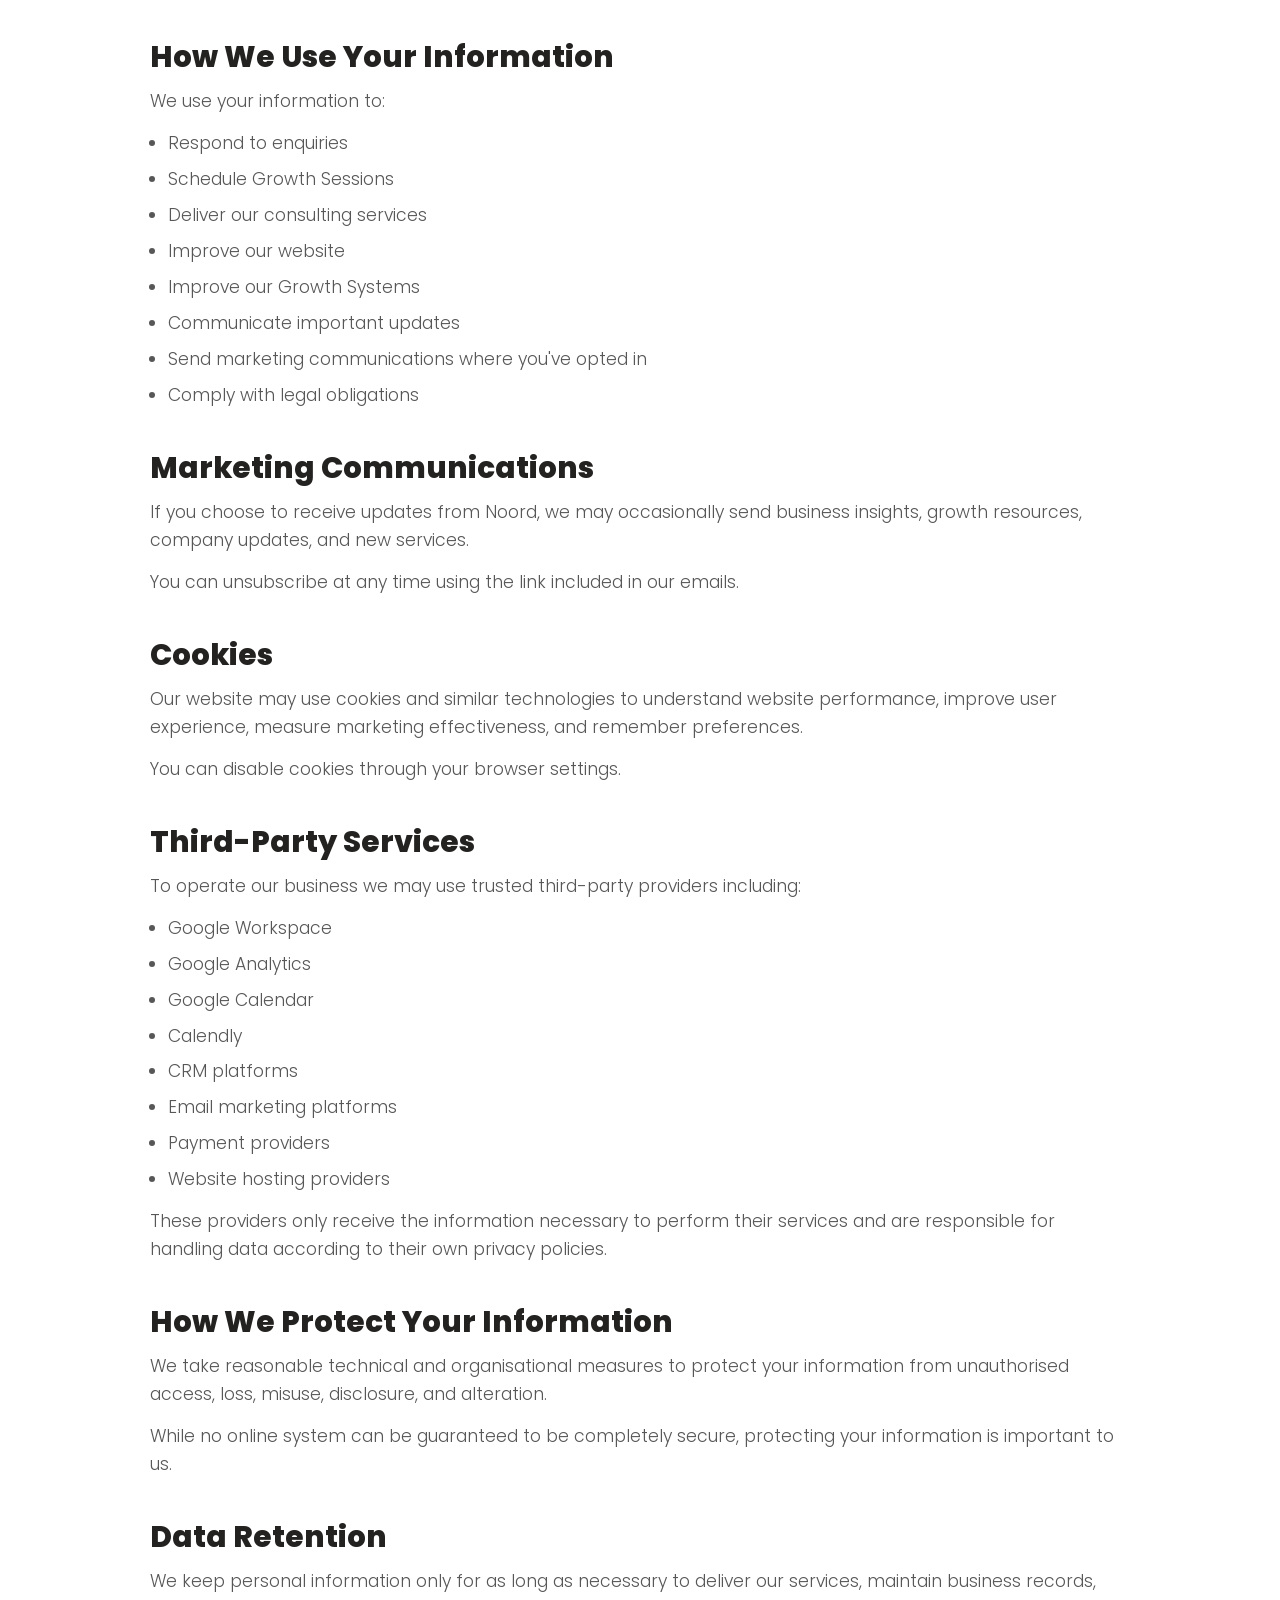
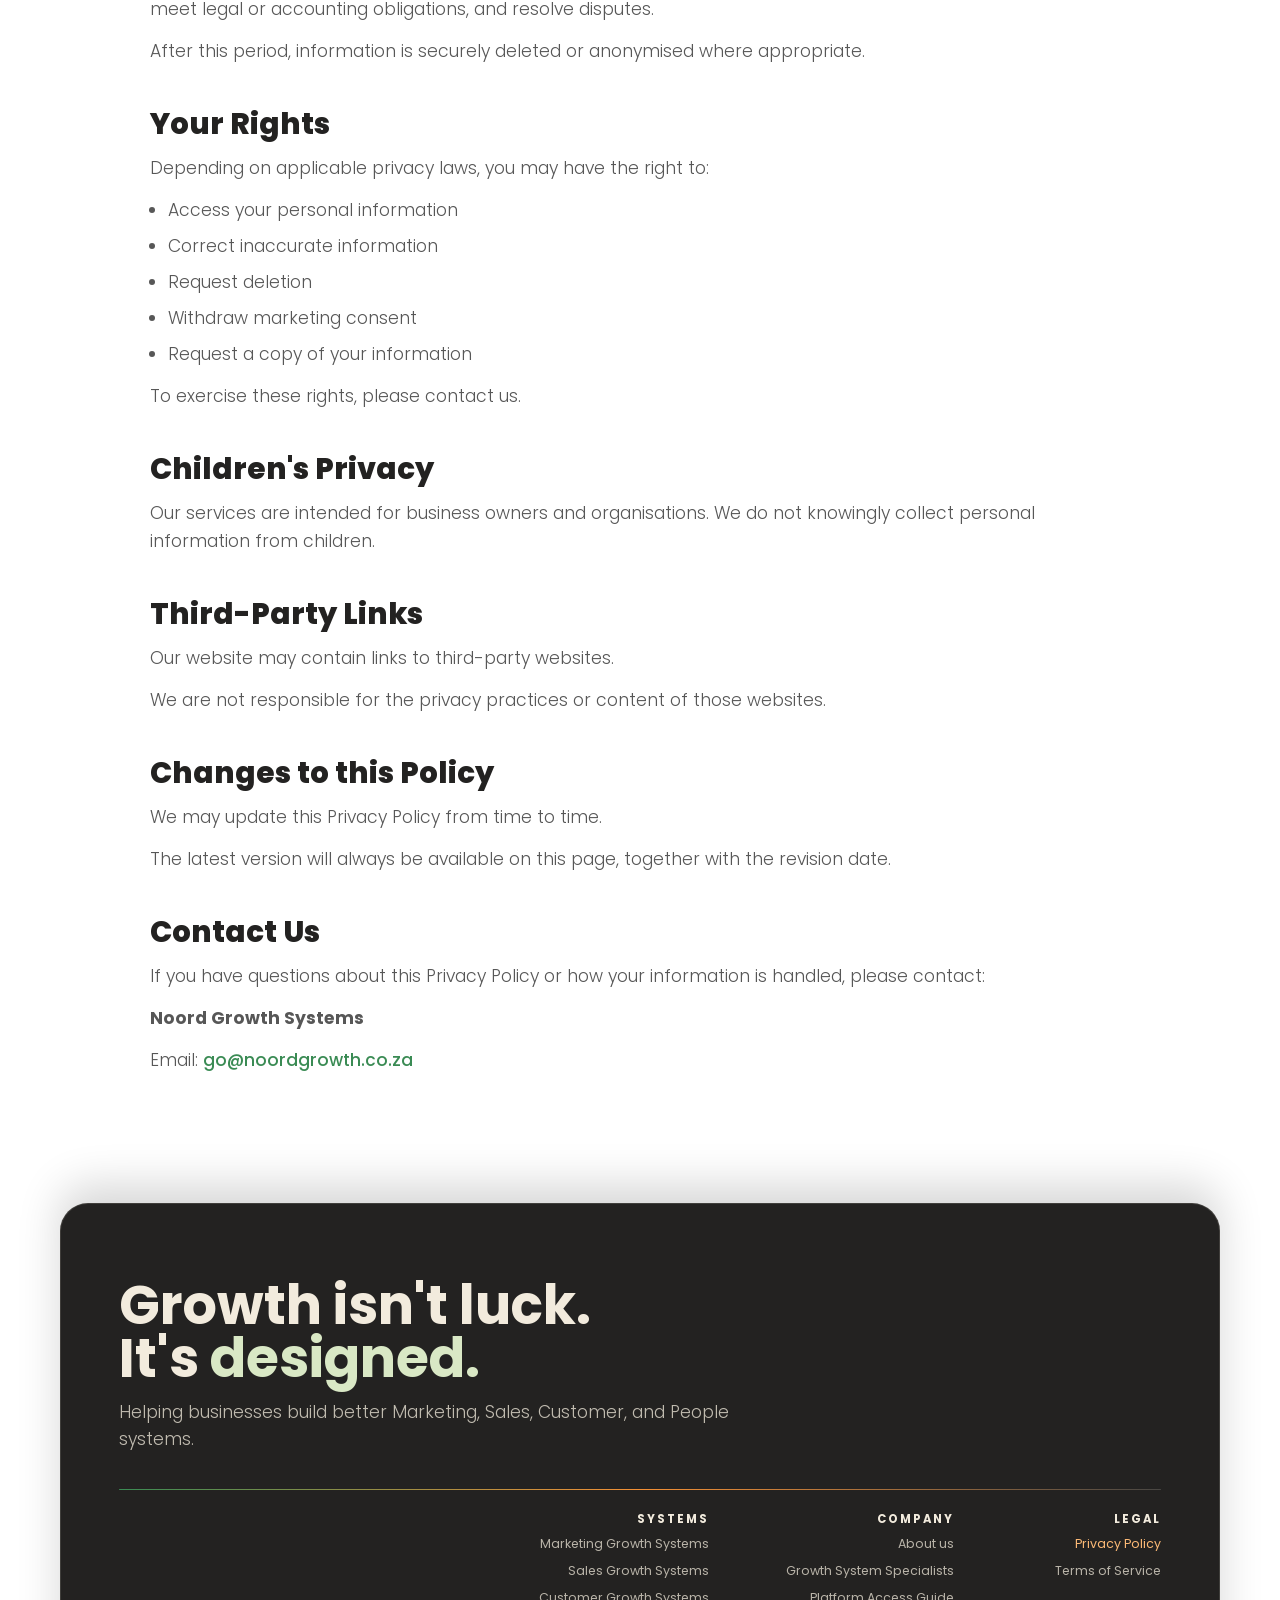
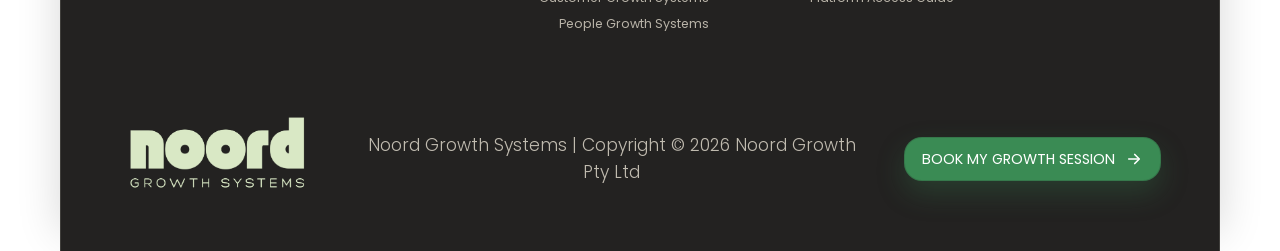
<file: privacy-policy.html>
<!doctype html>
<html lang="en">
  <head>
    <!-- Google tag (gtag.js) -->
    <script async src="https://www.googletagmanager.com/gtag/js?id=G-LBP5QGKZBT"></script>
    <script>
      window.dataLayer = window.dataLayer || [];
      function gtag(){dataLayer.push(arguments);}
      gtag('js', new Date());

      gtag('config', 'G-LBP5QGKZBT');
    </script>
    <meta charset="UTF-8" />
    <meta name="viewport" content="width=device-width, initial-scale=1.0" />
    <title>Privacy Policy | Noord Growth Systems</title>
    <meta
      name="description"
      content="Noord Growth Systems Privacy Policy: how we collect, use, and protect information with clarity, care, and respect."
    />
    <link rel="stylesheet" href="./src/noord.css" />
  </head>
  <body>
    <main class="noord-site policy-page" id="top">
      <header class="site-nav">
        <a class="noord-logo" href="/" aria-label="Noord Growth Systems home">
          <img
            src="./assets/Noord Main Logo_Ligh Orange.png"
            alt="Noord Growth Systems"
            onerror="this.style.display='none'; this.nextElementSibling.classList.add('noord-logo__fallback--visible')"
          />
          <span class="noord-logo__fallback">noord</span>
        </a>
        <div class="site-nav__actions">
          <details class="systems-menu">
            <summary>
              <span>Our Systems</span>
            </summary>
            <div class="systems-menu__panel">
              <div class="systems-menu__desktop-list">
                <a href="/marketing-growth-systems">Marketing Growth Systems</a>
                <a href="/#sales-system">Sales Growth Systems</a>
                <a href="/#customer-system">Customer Growth Systems</a>
                <a href="/#people-system">People Growth Systems</a>
              </div>
              <details class="systems-menu__mobile-group">
                <summary>Our Systems</summary>
                <div>
                  <a href="/marketing-growth-systems">Marketing Growth Systems</a>
                  <a href="/#sales-system">Sales Growth Systems</a>
                  <a href="/#customer-system">Customer Growth Systems</a>
                  <a href="/#people-system">People Growth Systems</a>
                </div>
              </details>
            </div>
          </details>
          <a class="nav-cta" href="/build-my-system">
            <span>Build My System</span>
            <svg viewBox="0 0 24 24" aria-hidden="true"><path d="M5 12h13" /><path d="m13 6 6 6-6 6" /></svg>
          </a>
        </div>
      </header>

      <section class="policy-hero" aria-labelledby="policy-hero-title">
        <div>
          <h1 id="policy-hero-title">Growth is built on trust.</h1>
          <p>
            Just as we help businesses build better systems, we believe your information should be handled with
            clarity, care, and respect. This Privacy Policy explains what information we collect, why we collect it,
            and how we protect it.
          </p>
        </div>
      </section>

      <section class="policy-content" aria-labelledby="privacy-title">
        <div class="policy-content__header">
          <h2 id="privacy-title">Privacy Policy</h2>
          <p>Last Updated: July 2026</p>
        </div>

        <article>
          <h3>Your Privacy Matters</h3>
          <p>
            At Noord Growth Systems ("Noord", "we", "our", or "us"), we believe trust is built through transparency.
          </p>
          <p>This Privacy Policy explains what information we collect, why we collect it, and how we use it.</p>
          <p>By using our website or engaging with our services, you agree to this Privacy Policy.</p>
        </article>

        <article>
          <h3>Information We Collect</h3>
          <p>Depending on how you interact with Noord, we may collect:</p>
          <h4>Information you provide</h4>
          <p>When you book a Growth Session, complete a contact form, download a resource, subscribe to updates, or become a client, we may collect information including:</p>
          <ul>
            <li>Name</li>
            <li>Email address</li>
            <li>Phone number</li>
            <li>Company name</li>
            <li>Business information</li>
            <li>Any information you voluntarily provide.</li>
          </ul>
          <h4>Information collected automatically</h4>
          <p>When visiting our website we may automatically collect information such as:</p>
          <ul>
            <li>IP address</li>
            <li>Browser type</li>
            <li>Device information</li>
            <li>Pages visited</li>
            <li>Time spent on pages</li>
            <li>Referral source</li>
          </ul>
          <p>This information helps us improve our website and services.</p>
        </article>

        <article>
          <h3>How We Use Your Information</h3>
          <p>We use your information to:</p>
          <ul>
            <li>Respond to enquiries</li>
            <li>Schedule Growth Sessions</li>
            <li>Deliver our consulting services</li>
            <li>Improve our website</li>
            <li>Improve our Growth Systems</li>
            <li>Communicate important updates</li>
            <li>Send marketing communications where you've opted in</li>
            <li>Comply with legal obligations</li>
          </ul>
        </article>

        <article>
          <h3>Marketing Communications</h3>
          <p>If you choose to receive updates from Noord, we may occasionally send business insights, growth resources, company updates, and new services.</p>
          <p>You can unsubscribe at any time using the link included in our emails.</p>
        </article>

        <article>
          <h3>Cookies</h3>
          <p>Our website may use cookies and similar technologies to understand website performance, improve user experience, measure marketing effectiveness, and remember preferences.</p>
          <p>You can disable cookies through your browser settings.</p>
        </article>

        <article>
          <h3>Third-Party Services</h3>
          <p>To operate our business we may use trusted third-party providers including:</p>
          <ul>
            <li>Google Workspace</li>
            <li>Google Analytics</li>
            <li>Google Calendar</li>
            <li>Calendly</li>
            <li>CRM platforms</li>
            <li>Email marketing platforms</li>
            <li>Payment providers</li>
            <li>Website hosting providers</li>
          </ul>
          <p>These providers only receive the information necessary to perform their services and are responsible for handling data according to their own privacy policies.</p>
        </article>

        <article>
          <h3>How We Protect Your Information</h3>
          <p>We take reasonable technical and organisational measures to protect your information from unauthorised access, loss, misuse, disclosure, and alteration.</p>
          <p>While no online system can be guaranteed to be completely secure, protecting your information is important to us.</p>
        </article>

        <article>
          <h3>Data Retention</h3>
          <p>We keep personal information only for as long as necessary to deliver our services, maintain business records, meet legal or accounting obligations, and resolve disputes.</p>
          <p>After this period, information is securely deleted or anonymised where appropriate.</p>
        </article>

        <article>
          <h3>Your Rights</h3>
          <p>Depending on applicable privacy laws, you may have the right to:</p>
          <ul>
            <li>Access your personal information</li>
            <li>Correct inaccurate information</li>
            <li>Request deletion</li>
            <li>Withdraw marketing consent</li>
            <li>Request a copy of your information</li>
          </ul>
          <p>To exercise these rights, please contact us.</p>
        </article>

        <article>
          <h3>Children's Privacy</h3>
          <p>Our services are intended for business owners and organisations. We do not knowingly collect personal information from children.</p>
        </article>

        <article>
          <h3>Third-Party Links</h3>
          <p>Our website may contain links to third-party websites.</p>
          <p>We are not responsible for the privacy practices or content of those websites.</p>
        </article>

        <article>
          <h3>Changes to this Policy</h3>
          <p>We may update this Privacy Policy from time to time.</p>
          <p>The latest version will always be available on this page, together with the revision date.</p>
        </article>

        <article>
          <h3>Contact Us</h3>
          <p>If you have questions about this Privacy Policy or how your information is handled, please contact:</p>
          <p><strong>Noord Growth Systems</strong></p>
          <p>Email: <a href="mailto:go@noordgrowth.co.za">go@noordgrowth.co.za</a></p>
        </article>
      </section>

      <footer class="cta-band" id="contact" aria-labelledby="contact-title">
        <a class="noord-logo noord-logo--light" href="/" aria-label="Noord Growth Systems home">
          <img
            src="./assets/Noord Main Logo_Ligh Green.png"
            alt="Noord Growth Systems"
            onerror="this.style.display='none'; this.nextElementSibling.classList.add('noord-logo__fallback--visible')"
          />
          <span class="noord-logo__fallback">noord</span>
        </a>
        <div class="cta-band__content">
          <h2 id="contact-title">Growth isn't luck.<br />It's <span>designed.</span></h2>
          <p>Helping businesses build better Marketing, Sales, Customer, and People systems.</p>
          <nav class="cta-band__pages" aria-label="Systems pages">
            <div class="cta-band__page-column">
              <span>Systems</span>
              <a href="/marketing-growth-systems">Marketing Growth Systems</a>
              <a href="/#sales-system">Sales Growth Systems</a>
              <a href="/#customer-system">Customer Growth Systems</a>
              <a href="/#people-system">People Growth Systems</a>
            </div>
            <div class="cta-band__page-column">
              <span>Company</span>
              <a href="/">About us</a>
              <a href="/growth-system-specialists">Growth System Specialists</a>
              <a href="/platform-access-guide">Platform Access Guide</a>
            </div>
            <div class="cta-band__page-column">
              <span>Legal</span>
              <a href="/privacy-policy" aria-current="page">Privacy Policy</a>
              <a href="/#terms-of-service">Terms of Service</a>
            </div>
          </nav>
        </div>
        <p class="cta-band__meta">Noord Growth Systems | Copyright © 2026 Noord Growth Pty Ltd</p>
        <a class="button button--primary button--green" href="https://calendar.app.google/bvqk1RJnMBfFzVTq5" target="_blank" rel="noopener">
          <span>Book My Growth Session</span>
          <svg viewBox="0 0 24 24" aria-hidden="true"><path d="M5 12h13" /><path d="m13 6 6 6-6 6" /></svg>
        </a>
      </footer>
    </main>
  </body>
</html>
</file>
<file: src/noord.css>
@import url("https://fonts.googleapis.com/css2?family=Poppins:wght@300;400;500;600;700;800;900&display=swap");

:root {
  --noord-dark: #232221;
  --noord-grey: #575757;
  --noord-green: #3a8b54;
  --noord-light-green: #d9e8c5;
  --noord-orange: #f49035;
  --noord-light-orange: #fdba76;
  --noord-brown: #c9b290;
  --noord-light-brown: #f2ebdd;
  --noord-white: #fffaf0;
  --noord-line: rgba(35, 34, 33, 0.14);
  --noord-shadow: 0 22px 70px rgba(35, 34, 33, 0.14);
  --noord-radius: 18px;
  --noord-radius-sm: 14px;
  --noord-night: #151413;
  --noord-subtext-size: 1.08rem;
  --noord-section-heading-size: clamp(2.2rem, 4.2vw, 4rem);
  --noord-section-heading-mobile: 2.35rem;
  --noord-section-gap: clamp(56px, 7vw, 86px);
  --noord-panel-pad: clamp(30px, 4.4vw, 48px);
  --noord-pill-font-size: 0.72rem;
  --noord-pill-font-weight: 700;
  --noord-pill-letter-spacing: 0.12em;
  --noord-pill-padding: 9px 14px;
}

html {
  scroll-behavior: smooth;
}

*,
*::before,
*::after {
  box-sizing: border-box;
}

body {
  margin: 0;
  min-width: 320px;
  overflow-x: hidden;
  color: var(--noord-dark);
  background: var(--noord-light-brown);
  font-family: "Poppins", system-ui, -apple-system, BlinkMacSystemFont, "Segoe UI", sans-serif;
}

button,
a {
  font: inherit;
}

a {
  color: inherit;
  text-decoration: none;
}

.noord-site {
  min-height: 100vh;
  overflow-x: visible;
  overflow-y: visible;
  background: #ffffff;
}

.site-nav {
  width: 100%;
  min-height: 70px;
  display: flex;
  align-items: center;
  justify-content: space-between;
  gap: 16px;
  margin: 0;
  padding: 10px max(16px, calc((100vw - 1160px) / 2)) 11px;
  border-bottom: 1px solid rgba(35, 34, 33, 0.1);
  border-radius: 0;
  background: #ffffff;
  box-shadow: 0 10px 28px rgba(35, 34, 33, 0.06);
  backdrop-filter: blur(18px);
  position: sticky;
  top: 0;
  z-index: 100;
}

.site-nav nav {
  display: flex;
  align-items: center;
  justify-content: flex-end;
  gap: 24px;
  margin-left: auto;
  padding: 0;
  border: 0;
  border-radius: 0;
  background: transparent;
}

.site-nav nav a {
  min-height: 36px;
  display: inline-flex;
  align-items: center;
  padding: 0;
  border-radius: 0;
  color: var(--noord-light-brown);
  font-size: 0.82rem;
  font-weight: 400;
}

.site-nav nav a:hover {
  color: var(--noord-orange);
  background: transparent;
}

.site-nav nav a[aria-current="page"] {
  color: var(--noord-light-orange);
}

.site-nav__actions {
  display: inline-flex;
  align-items: center;
  justify-content: flex-end;
  gap: 10px;
  margin-left: auto;
}

.site-nav__link {
  min-height: 44px;
  display: inline-flex;
  align-items: center;
  color: var(--noord-dark);
  font-size: 0.9rem;
  font-weight: 400;
  text-transform: uppercase;
  transition: color 160ms ease;
}

.site-nav__link:hover,
.site-nav__link[aria-current="page"] {
  color: var(--noord-orange);
}

.systems-menu {
  position: relative;
}

.systems-menu > summary {
  min-height: 44px;
  display: inline-flex;
  align-items: center;
  justify-content: center;
  padding: 0 4px;
  border: 0;
  border-radius: 0;
  color: var(--noord-dark);
  background: transparent;
  cursor: pointer;
  font-size: 0.9rem;
  font-weight: 400;
  text-transform: uppercase;
  list-style: none;
  transition: color 160ms ease;
}

.systems-menu > summary::-webkit-details-marker {
  display: none;
}

.systems-menu > summary:hover,
.systems-menu[open] > summary {
  color: var(--noord-orange);
}

.systems-menu__panel {
  min-width: 270px;
  display: grid;
  gap: 6px;
  position: absolute;
  top: calc(100% + 10px);
  right: 0;
  z-index: 120;
  padding: 10px;
  border: 1px solid rgba(35, 34, 33, 0.12);
  border-radius: var(--noord-radius);
  background: #ffffff;
  box-shadow: 0 22px 56px rgba(35, 34, 33, 0.16);
}

.systems-menu__desktop-list {
  display: grid;
  gap: 6px;
}

.systems-menu__panel a {
  display: flex;
  align-items: center;
  min-height: 42px;
  padding: 10px 12px;
  border-radius: 14px;
  color: var(--noord-dark);
  font-size: 0.88rem;
  font-weight: 400;
  line-height: 1.2;
}

.systems-menu__panel a:hover {
  color: var(--noord-dark);
  background: rgba(217, 232, 197, 0.72);
}

.systems-menu__mobile-group,
.systems-menu__mobile-page {
  display: none;
}

.noord-logo {
  min-width: 116px;
  min-height: 42px;
  display: inline-flex;
  align-items: center;
  justify-content: flex-start;
  border-radius: var(--noord-radius);
  color: var(--noord-dark);
  font-size: clamp(2rem, 6vw, 3.4rem);
  font-weight: 900;
  letter-spacing: 0;
  line-height: 0.8;
}

.noord-logo img {
  width: 148px;
  max-width: 34vw;
  height: auto;
  display: block;
}

.noord-logo--light {
  min-width: 132px;
  justify-content: center;
  padding: 10px 12px;
  background: var(--noord-light-brown);
  color: var(--noord-dark);
}

.noord-logo__fallback {
  display: none;
}

.noord-logo__fallback--visible {
  display: inline;
}

.nav-cta,
.button {
  min-height: 44px;
  display: inline-flex;
  align-items: center;
  justify-content: center;
  gap: 10px;
  border: 1px solid rgba(35, 34, 33, 0.18);
  border-radius: var(--noord-radius);
  font-size: 0.9rem;
  font-weight: 400;
  text-transform: uppercase;
  white-space: nowrap;
  transition: transform 160ms ease, box-shadow 160ms ease, background 160ms ease;
}

.nav-cta {
  padding: 0 14px 0 16px;
  color: #ffffff;
  background: var(--noord-orange);
  border-color: rgba(253, 186, 118, 0.45);
  box-shadow: 0 10px 24px rgba(244, 144, 53, 0.26);
}

.nav-cta:hover,
.button:hover {
  transform: translateY(-2px);
}

.nav-cta svg,
.button svg,
.announcement svg {
  width: 18px;
  height: 18px;
  fill: none;
  stroke: currentColor;
  stroke-width: 2.2;
  stroke-linecap: round;
  stroke-linejoin: round;
  flex: 0 0 auto;
}

.hero {
  width: min(1240px, calc(100% - 32px));
  min-height: calc(100vh - 76px);
  display: grid;
  grid-template-columns: minmax(0, 0.96fr) minmax(520px, 1.08fr);
  align-items: center;
  gap: clamp(58px, 5.8vw, 86px);
  margin: 0 auto var(--noord-section-gap);
  padding: 30px 0 8px;
}

.hero__copy {
  display: grid;
  gap: 28px;
}

.announcement {
  width: fit-content;
  display: inline-flex;
  align-items: center;
  gap: 0;
  padding: var(--noord-pill-padding);
  border: 1px solid rgba(58, 139, 84, 0.2);
  border-radius: 999px;
  color: var(--noord-green);
  background: rgba(217, 232, 197, 0.72);
  font-size: var(--noord-pill-font-size);
  font-weight: var(--noord-pill-font-weight);
  letter-spacing: var(--noord-pill-letter-spacing);
  text-transform: uppercase;
}

.announcement::before {
  content: none;
}

.announcement svg {
  display: none;
}

.announcement h1 {
  margin: 0;
  color: inherit;
  font: inherit;
  letter-spacing: inherit;
  text-transform: inherit;
}

.hero h2 {
  max-width: 780px;
  margin: 0;
  color: #151515;
  font-size: clamp(3.45rem, 6.6vw, 6.05rem);
  line-height: 0.9;
  letter-spacing: -0.06em;
  font-family: "Poppins", system-ui, sans-serif;
  font-weight: 800;
}

.hero h2 em {
  display: block;
  color: var(--noord-green);
  font-style: normal;
}

.hero p,
.problem-section p,
.specialist p,
.choice p,
.method p,
.lab p,
.fit p,
.cta-band p {
  margin: 0;
  color: var(--noord-grey);
  font-size: var(--noord-subtext-size);
  font-weight: 300;
  line-height: 1.55;
}

.hero p {
  max-width: 610px;
  color: var(--noord-grey);
  font-size: var(--noord-subtext-size);
  font-weight: 300;
}

.hero__actions {
  display: flex;
  flex-wrap: wrap;
  gap: 12px;
}

.button {
  padding: 0 17px;
}

.button--primary {
  color: #fff;
  background: var(--noord-orange);
  box-shadow: 0 12px 28px rgba(244, 144, 53, 0.28);
}

.button--secondary {
  color: var(--noord-dark);
  background: rgba(255, 250, 240, 0.78);
}

.button--green {
  color: #fff;
  background: var(--noord-green);
  box-shadow: 0 12px 28px rgba(58, 139, 84, 0.26);
}

.stacked-sections {
  position: relative;
  margin-bottom: var(--noord-section-gap);
  padding-bottom: 0;
}

.problem-section {
  width: min(1160px, calc(100% - 32px));
  display: grid;
  grid-template-columns: minmax(0, 0.95fr) minmax(420px, 1.05fr);
  align-items: center;
  gap: 46px;
  margin: 0 auto;
  padding: var(--noord-panel-pad);
  border: 1px solid rgba(58, 139, 84, 0.08);
  border-radius: 34px;
  background:
    radial-gradient(circle at 92% 12%, rgba(217, 232, 197, 0.82), transparent 26%),
    linear-gradient(135deg, rgba(217, 232, 197, 0.62), rgba(242, 235, 221, 0.78));
  box-shadow: 0 24px 80px rgba(35, 34, 33, 0.08);
  overflow: hidden;
  position: sticky;
  bottom: 26px;
  z-index: 1;
}

.problem-section__copy {
  display: grid;
  gap: 22px;
  position: relative;
  z-index: 1;
}

.section-badge {
  width: fit-content;
  display: inline-flex;
  align-items: center;
  padding: var(--noord-pill-padding);
  border: 1px solid rgba(58, 139, 84, 0.18);
  border-radius: 999px;
  color: var(--noord-green);
  background: rgba(255, 250, 240, 0.72);
  box-shadow: 0 10px 28px rgba(35, 34, 33, 0.06);
}

.section-badge span {
  font-size: var(--noord-pill-font-size);
  font-weight: var(--noord-pill-font-weight);
  letter-spacing: var(--noord-pill-letter-spacing);
  text-transform: uppercase;
}

.specialist span,
.choice__copy span,
.fit__copy span,
.final-message span,
.cta-band > div > span {
  width: fit-content;
  display: inline-flex;
  align-items: center;
  padding: var(--noord-pill-padding);
  border: 1px solid rgba(244, 144, 53, 0.2);
  border-radius: 999px;
  color: var(--noord-orange);
  background: rgba(244, 144, 53, 0.08);
  font-size: var(--noord-pill-font-size);
  font-weight: var(--noord-pill-font-weight);
  letter-spacing: var(--noord-pill-letter-spacing);
  text-transform: uppercase;
}

.problem-section h2 {
  margin: 0;
  color: var(--noord-dark);
  font-size: var(--noord-section-heading-size);
  line-height: 0.98;
  letter-spacing: -0.055em;
}

.problem-section h2 span {
  color: var(--noord-green);
}

.problem-section__text {
  max-width: 650px;
  display: grid;
  gap: 14px;
}

.problem-section__text p {
  color: var(--noord-grey);
  font-size: var(--noord-subtext-size);
  font-weight: 300;
}

.section-actions {
  display: flex;
  flex-wrap: wrap;
  gap: 12px;
  margin-top: 6px;
}

.connected-visual {
  min-height: 530px;
  display: grid;
  place-items: center;
  padding: clamp(10px, 2vw, 22px);
  border-radius: 28px;
  background: #ffffff;
  box-shadow: inset 0 0 0 1px rgba(35, 34, 33, 0.07), 0 28px 70px rgba(35, 34, 33, 0.12);
  position: relative;
  overflow: hidden;
}

.connected-visual img {
  width: min(100%, 620px);
  height: auto;
  display: block;
  object-fit: contain;
}

.constraint-section {
  width: min(1160px, calc(100% - 32px));
  display: grid;
  gap: 34px;
  margin: 0 auto;
  padding: var(--noord-panel-pad);
  border: 1px solid rgba(244, 144, 53, 0.16);
  border-radius: 34px;
  background:
    radial-gradient(circle at 92% 10%, rgba(255, 250, 240, 0.74), transparent 27%),
    linear-gradient(135deg, var(--noord-light-orange), rgba(244, 144, 53, 0.24));
  box-shadow: 0 30px 90px rgba(35, 34, 33, 0.18);
  position: relative;
  z-index: 2;
}

.constraint-section__intro {
  width: 100%;
  max-width: 850px;
  display: grid;
  gap: 18px;
  justify-self: center;
  justify-items: center;
  text-align: center;
}

.section-badge--orange {
  justify-self: start;
  border-color: rgba(244, 144, 53, 0.26);
  color: #7d3b0c;
  background: rgba(255, 250, 240, 0.72);
}

.constraint-section h2 {
  max-width: 840px;
  margin: 0;
  color: var(--noord-dark);
  font-size: var(--noord-section-heading-size);
  line-height: 0.98;
  letter-spacing: -0.055em;
}

.constraint-section h2 span {
  color: var(--noord-orange);
}

.constraint-section__copy {
  max-width: 680px;
  display: grid;
  gap: 12px;
  justify-self: center;
}

.constraint-section__copy p,
.constraint-card p {
  margin: 0;
  color: var(--noord-grey);
  font-size: var(--noord-subtext-size);
  font-weight: 300;
  line-height: 1.55;
}

.constraint-grid {
  display: grid;
  grid-template-columns: repeat(4, 1fr);
  gap: 12px;
}

.constraint-card {
  min-height: 280px;
  display: grid;
  align-content: start;
  justify-items: center;
  gap: 16px;
  padding: 22px;
  border: 1px solid rgba(35, 34, 33, 0.1);
  border-radius: var(--noord-radius);
  background: rgba(255, 250, 240, 0.76);
  box-shadow: 0 18px 44px rgba(35, 34, 33, 0.08);
  text-align: center;
}

.constraint-card span {
  width: 78px;
  height: 78px;
  display: grid;
  place-items: center;
  border-radius: 20px;
  color: var(--noord-dark);
  background: transparent;
  box-shadow: none;
}

.constraint-icon img {
  width: 78px;
  height: 78px;
  display: block;
  object-fit: contain;
}

.constraint-icon svg {
  width: 32px;
  height: 32px;
  fill: none;
  stroke: currentColor;
  stroke-width: 1.75;
  stroke-linecap: round;
  stroke-linejoin: round;
}

.constraint-card h3 {
  margin: 0;
  color: var(--noord-dark);
  font-size: 1.35rem;
  line-height: 1.05;
}

.constraint-card:nth-child(2) {
  background: rgba(217, 232, 197, 0.72);
}

.constraint-card:nth-child(3) {
  background: rgba(242, 235, 221, 0.82);
}

.constraint-card:nth-child(4) {
  background: rgba(255, 250, 240, 0.88);
}

.constraint-aftercopy {
  max-width: 820px;
  display: grid;
  gap: 10px;
  justify-self: center;
  text-align: center;
}

.constraint-aftercopy p {
  margin: 0;
  color: var(--noord-grey);
  font-size: var(--noord-subtext-size);
  font-weight: 300;
  line-height: 1.55;
}

.constraint-section__actions {
  justify-content: center;
}

.constraint-closing {
  width: min(1160px, calc(100% - 32px));
  box-sizing: border-box;
  margin: 58px auto 64px;
  padding: 0;
  color: var(--noord-dark);
  background: transparent;
  font-size: clamp(1.45rem, 2.45vw, 2.2rem);
  font-weight: 700;
  line-height: 1.12;
  text-align: center;
  position: relative;
  z-index: 3;
}

.growth-scene {
  min-height: 730px;
  display: grid;
  place-items: center;
  padding: clamp(10px, 2vw, 20px);
  position: relative;
}

.growth-scene img {
  width: min(112%, 880px);
  height: auto;
  display: block;
  object-fit: contain;
}

.hero-strip {
  min-height: 58px;
  display: flex;
  align-items: center;
  justify-content: center;
  gap: clamp(18px, 4vw, 34px);
  padding: 0 16px;
  color: var(--noord-light-brown);
  background: #151515;
}

.hero-strip span {
  font-size: 0.68rem;
  font-weight: 800;
  letter-spacing: 0.28em;
  text-transform: uppercase;
}

.hero-strip i {
  width: 5px;
  height: 5px;
  border-radius: 999px;
  background: var(--noord-green);
}

.proof-strip {
  display: grid;
  grid-template-columns: repeat(3, 1fr);
  gap: 12px;
}

.proof-strip div,
.system-card,
.method-card,
.outcome-grid div,
.fit-list div,
.lab__panel {
  border: 1px solid var(--noord-line);
  border-radius: var(--noord-radius);
  background: rgba(255, 250, 240, 0.9);
}

.proof-strip div {
  min-height: 116px;
  display: grid;
  align-content: center;
  padding: 22px;
}

.proof-strip span {
  color: var(--noord-dark);
  font-size: clamp(1.1rem, 2vw, 1.45rem);
  font-weight: 900;
  line-height: 1.15;
}

.section {
  width: min(1160px, calc(100% - 32px));
  margin: 0 auto var(--noord-section-gap);
  padding: 0;
}

.section-heading {
  max-width: 880px;
  display: grid;
  gap: 14px;
  margin-bottom: 28px;
}

.section-heading > span,
.momentum-section__copy > span,
.method__copy > span,
.lab__copy > span {
  width: fit-content;
  display: inline-flex;
  align-items: center;
  padding: var(--noord-pill-padding);
  border: 1px solid rgba(244, 144, 53, 0.2);
  border-radius: 999px;
  color: var(--noord-orange);
  background: rgba(244, 144, 53, 0.08);
  font-size: var(--noord-pill-font-size);
  font-weight: var(--noord-pill-font-weight);
  letter-spacing: var(--noord-pill-letter-spacing);
  text-transform: uppercase;
}

.section-heading p {
  margin: 0;
  color: var(--noord-grey);
  font-size: var(--noord-subtext-size);
  font-weight: 300;
  line-height: 1.5;
}

.section--systems {
  width: min(1160px, calc(100% - 32px));
  display: grid;
  gap: 34px;
  margin: 0 auto var(--noord-section-gap);
  padding: var(--noord-panel-pad);
  border-radius: 34px;
  background:
    radial-gradient(circle at 88% 12%, rgba(217, 232, 197, 0.2), transparent 28%),
    var(--noord-green);
  box-shadow: 0 30px 90px rgba(35, 34, 33, 0.18);
}

.section--systems .section-heading {
  max-width: 900px;
  margin-bottom: 0;
}

.section--systems .section-heading > span {
  width: fit-content;
  display: inline-flex;
  align-items: center;
  padding: var(--noord-pill-padding);
  border: 1px solid rgba(253, 186, 118, 0.28);
  border-radius: 999px;
  color: var(--noord-light-orange);
  background: rgba(35, 34, 33, 0.18);
}

.section--systems h2 {
  color: #ffffff;
}

.section--systems h2 span {
  color: var(--noord-orange);
}

.section--systems .section-heading p {
  max-width: 720px;
  color: rgba(242, 235, 221, 0.82);
}

.section h2,
.momentum-section h2,
.method h2,
.lab h2,
.specialist h2,
.choice h2,
.fit h2,
.final-message h2,
.cta-band h2 {
  margin: 0;
  color: var(--noord-dark);
  font-size: var(--noord-section-heading-size);
  line-height: 0.95;
  letter-spacing: 0;
}

.section--systems #systems-title {
  color: #ffffff;
}

.section--systems #systems-title span {
  color: var(--noord-orange);
}

.system-grid {
  display: grid;
  grid-template-columns: repeat(4, 1fr);
  align-items: stretch;
  gap: 14px;
}

.system-card {
  min-height: 500px;
  display: grid;
  grid-template-rows: 196px minmax(132px, auto) 22px 1fr;
  align-content: stretch;
  gap: 18px;
  padding: 24px;
  border: 1px solid rgba(242, 235, 221, 0.16);
  border-radius: var(--noord-radius);
  background: rgba(255, 250, 240, 0.94);
  box-shadow: 0 18px 48px rgba(17, 17, 17, 0.14);
}

.system-card:nth-child(2),
.system-card:nth-child(4) {
  background: var(--noord-light-green);
}

.system-card:nth-child(3) {
  background: var(--noord-light-orange);
}

.system-card__index {
  width: 58px;
  height: 58px;
  display: grid;
  place-items: center;
  border-radius: var(--noord-radius);
  color: var(--noord-light-brown);
  background: var(--noord-dark);
  font-weight: 900;
  box-shadow: 0 12px 24px rgba(35, 34, 33, 0.14);
}

.system-card__index svg {
  width: 30px;
  height: 30px;
  fill: none;
  stroke: currentColor;
  stroke-width: 1.8;
  stroke-linecap: round;
  stroke-linejoin: round;
}

.system-card__box {
  width: clamp(118px, 12vw, 148px);
  max-width: 72%;
  margin: -20px 0 -4px -10px;
}

.system-card__box img {
  display: block;
  width: 100%;
  height: auto;
  filter: drop-shadow(0 18px 28px rgba(17, 17, 17, 0.18));
}

.system-card__top {
  display: grid;
  align-content: start;
  gap: 20px;
  min-height: 0;
}

.system-card h3 {
  margin: 0;
  color: var(--noord-dark);
  font-size: 1.48rem;
  line-height: 1.04;
}

.system-card p {
  margin: 0;
  color: var(--noord-grey);
  font-size: var(--noord-subtext-size);
  font-weight: 300;
  line-height: 1.5;
  min-height: 0;
}

.system-card strong {
  align-self: center;
  margin-top: 8px;
  color: var(--noord-dark);
  font-size: 0.78rem;
  font-weight: 800;
  letter-spacing: 0.1em;
  text-transform: uppercase;
}

.system-card ul {
  display: grid;
  grid-template-rows: repeat(3, minmax(48px, auto));
  gap: 8px;
  align-content: start;
  margin: 0;
  padding: 0;
  list-style: none;
}

.system-card li {
  box-sizing: border-box;
  min-height: 48px;
  display: flex;
  align-items: center;
  padding: 10px 12px;
  border: 1px solid rgba(35, 34, 33, 0.1);
  border-radius: var(--noord-radius);
  color: var(--noord-dark);
  background: rgba(255, 250, 240, 0.66);
  font-size: 0.82rem;
  font-weight: 800;
  line-height: 1.15;
}

.systems-section__actions {
  justify-content: center;
  margin-top: 4px;
}

.systems-section__actions .button--secondary {
  border-color: rgba(242, 235, 221, 0.28);
  color: var(--noord-light-brown);
  background: rgba(35, 34, 33, 0.2);
}

.specialist,
.choice,
.fit,
.final-message {
  display: grid;
  grid-template-columns: 1fr 0.85fr;
  gap: 42px;
  align-items: center;
  border-top: 1px solid rgba(35, 34, 33, 0.12);
  border-bottom: 1px solid rgba(35, 34, 33, 0.12);
}

.specialist > div,
.momentum-section__copy,
.choice__copy,
.fit__copy,
.final-message > div {
  display: grid;
  gap: 16px;
}

.momentum-section {
  display: grid;
  gap: 34px;
}

.momentum-section__copy {
  max-width: 890px;
}

.momentum-section__copy p {
  max-width: 780px;
  margin: 0;
  color: var(--noord-grey);
  font-size: var(--noord-subtext-size);
  font-weight: 300;
  line-height: 1.55;
}

.momentum-section h2 span {
  color: var(--noord-green);
}

.momentum-grid {
  display: grid;
  grid-template-columns: repeat(5, 1fr);
  gap: 12px;
}

.momentum-card {
  min-height: 270px;
  display: grid;
  align-content: start;
  gap: 16px;
  padding: 22px;
  border: 1px solid rgba(35, 34, 33, 0.12);
  border-radius: var(--noord-radius);
  background: var(--noord-green);
  box-shadow: 0 18px 46px rgba(35, 34, 33, 0.1);
}

.momentum-card:nth-child(2) {
  background: var(--noord-orange);
}

.momentum-card:nth-child(3) {
  background: var(--noord-light-green);
}

.momentum-card:nth-child(4) {
  background: var(--noord-light-orange);
}

.momentum-card:nth-child(5) {
  background: var(--noord-light-brown);
}

.momentum-card:nth-child(1) h3,
.momentum-card:nth-child(1) p {
  color: #ffffff;
}

.momentum-card:nth-child(1) .system-card__index {
  color: var(--noord-green);
  background: #ffffff;
}

.momentum-card:nth-child(2) .system-card__index {
  color: var(--noord-orange);
  background: #ffffff;
}

.momentum-card h3 {
  margin: 0;
  color: var(--noord-dark);
  font-size: 1.35rem;
  line-height: 1.05;
}

.momentum-card p {
  margin: 0;
  color: var(--noord-grey);
  font-size: var(--noord-subtext-size);
  font-weight: 300;
  line-height: 1.5;
}

.method {
  display: grid;
  gap: 28px;
  align-items: start;
}

.method__copy,
.lab__copy {
  display: grid;
  gap: 18px;
}

.method-grid {
  display: grid;
  grid-template-columns: repeat(4, 1fr);
  gap: 12px;
}

.method-card {
  min-height: 330px;
  display: grid;
  align-content: start;
  gap: 14px;
  padding: 22px;
  background: #fffaf0;
}

.method-card:nth-child(even) {
  background: var(--noord-light-brown);
}

.method-card > span {
  color: var(--noord-orange);
  font-size: 0.78rem;
  font-weight: 900;
  text-transform: uppercase;
}

.method-card h3 {
  margin: 0;
  color: var(--noord-dark);
  font-size: 1.45rem;
  font-weight: 900;
  line-height: 1;
}

.method-card p {
  font-size: var(--noord-subtext-size);
  font-weight: 300;
}

.lab {
  display: grid;
  grid-template-columns: 1.05fr 0.95fr;
  gap: 42px;
  align-items: center;
}

.lab__visual {
  min-height: 440px;
  display: grid;
  grid-template-columns: repeat(6, 1fr);
  grid-template-rows: repeat(5, 1fr);
  gap: 12px;
}

.lab__panel {
  display: grid;
  align-content: space-between;
  padding: 22px;
  box-shadow: 0 14px 38px rgba(35, 34, 33, 0.1);
}

.lab__panel span {
  color: rgba(35, 34, 33, 0.68);
  font-size: 0.78rem;
  font-weight: 900;
  text-transform: uppercase;
}

.lab__panel strong {
  color: var(--noord-dark);
  font-size: clamp(1.45rem, 3vw, 2.5rem);
  line-height: 0.98;
}

.lab__panel--green {
  grid-column: 1 / 5;
  grid-row: 1 / 3;
  background: var(--noord-light-green);
}

.lab__panel--orange {
  grid-column: 3 / 7;
  grid-row: 3 / 5;
  background: var(--noord-light-orange);
}

.lab__panel--brown {
  grid-column: 1 / 5;
  grid-row: 4 / 6;
  background: var(--noord-light-brown);
}

.outcomes {
  display: grid;
  gap: 10px;
}

.outcome-grid,
.fit-list {
  display: grid;
  grid-template-columns: repeat(5, 1fr);
  gap: 10px;
}

.outcome-grid div,
.fit-list div {
  min-height: 88px;
  display: flex;
  align-items: center;
  padding: 16px;
  background: rgba(255, 250, 240, 0.88);
}

.outcome-grid span,
.fit-list span {
  color: var(--noord-dark);
  font-size: 0.95rem;
  font-weight: 900;
  line-height: 1.2;
}

.outcomes blockquote {
  margin: 18px 0 0;
  padding: 28px;
  border: 1px solid rgba(58, 139, 84, 0.22);
  border-radius: var(--noord-radius);
  color: var(--noord-dark);
  background: var(--noord-light-green);
  font-size: clamp(1.45rem, 3vw, 2.4rem);
  font-weight: 900;
  line-height: 1.08;
}

.fit-list {
  grid-template-columns: 1fr;
}

.fit-list div {
  min-height: 62px;
}

.final-message {
  grid-template-columns: 1fr auto;
}

.cta-band {
  width: min(1160px, calc(100% - 32px));
  display: grid;
  grid-template-columns: auto minmax(0, 1fr) auto;
  grid-template-rows: auto 1fr auto;
  grid-template-areas:
    "content content content"
    ". . ."
    "logo meta action";
  align-items: stretch;
  gap: 38px 34px;
  min-height: clamp(430px, 52vw, 560px);
  margin: 0 auto;
  padding: clamp(44px, 6vw, 76px) clamp(30px, 5vw, 58px) clamp(30px, 4vw, 42px);
  border: 1px solid rgba(242, 235, 221, 0.14);
  border-bottom: 0;
  border-radius: 28px 28px 0 0;
  color: var(--noord-light-brown);
  background: var(--noord-dark);
  box-shadow: 0 -18px 44px rgba(0, 0, 0, 0.16);
}

.cta-band .noord-logo {
  grid-area: logo;
  align-self: center;
  justify-self: start;
  width: 200px;
  height: auto;
  min-width: 0;
  min-height: 44px;
  padding: 0;
  background: transparent;
  color: inherit;
  overflow: visible;
}

.cta-band .noord-logo img {
  width: 200px;
  height: auto;
  object-fit: contain;
}

.cta-band h2 {
  color: var(--noord-light-brown);
  font-size: var(--noord-section-heading-size);
  line-height: 0.98;
}

.cta-band h2 span {
  color: var(--noord-light-green);
}

.cta-band p {
  max-width: 620px;
  color: rgba(242, 235, 221, 0.76);
  font-size: var(--noord-subtext-size);
  font-weight: 300;
  line-height: 1.55;
}

.cta-band__text-link {
  width: fit-content;
  min-height: 42px;
  display: inline-flex;
  align-items: center;
  justify-content: center;
  padding: 0 16px;
  border: 1px solid rgba(217, 232, 197, 0.28);
  border-radius: var(--noord-radius);
  color: var(--noord-light-green);
  background: rgba(217, 232, 197, 0.08);
  font-size: 0.88rem;
  font-weight: 400;
  text-transform: uppercase;
}

.cta-band__text-link:hover {
  border-color: rgba(253, 186, 118, 0.46);
  color: var(--noord-light-orange);
}

.cta-band > div::after {
  content: "";
  width: 100%;
  height: 1px;
  margin-top: clamp(12px, 2vw, 22px);
  border-radius: 999px;
  background: linear-gradient(90deg, var(--noord-green), var(--noord-orange), rgba(242, 235, 221, 0.18));
}

.cta-band > .cta-band__content::after {
  content: none;
}

.cta-band > div {
  grid-area: content;
  display: grid;
  align-content: start;
  justify-items: start;
  text-align: left;
  gap: 14px;
}

.cta-band__pages {
  width: 100%;
  display: grid;
  grid-template-columns: repeat(3, minmax(130px, max-content));
  justify-content: end;
  align-items: start;
  gap: clamp(36px, 6vw, 96px);
  margin-top: clamp(12px, 2vw, 22px);
  padding-top: clamp(18px, 2vw, 26px);
  position: relative;
  text-align: right;
}

.cta-band__pages::before {
  content: "";
  width: 100%;
  height: 1px;
  position: absolute;
  top: 0;
  left: 0;
  border-radius: 999px;
  background: linear-gradient(90deg, var(--noord-green), var(--noord-orange), rgba(242, 235, 221, 0.18));
}

.cta-band__page-column {
  display: grid;
  justify-items: end;
  gap: 10px;
}

.cta-band__pages a {
  display: block;
  max-width: 280px;
  color: rgba(242, 235, 221, 0.72);
  font-size: clamp(0.78rem, 0.85vw, 0.9rem);
  font-weight: 400;
  line-height: 1.35;
  text-transform: none;
}

.cta-band__page-column span {
  color: var(--noord-light-brown);
  font-size: 0.72rem;
  font-weight: 700;
  letter-spacing: 0.18em;
  line-height: 1;
  text-transform: uppercase;
}

.cta-band__pages a:hover,
.cta-band__pages a[aria-current="page"] {
  color: var(--noord-light-orange);
}

.cta-band > .button {
  grid-area: action;
  align-self: center;
  justify-self: end;
}

.cta-band__meta {
  grid-area: meta;
  align-self: center;
  justify-self: center;
  max-width: none;
  margin: 0;
  color: rgba(242, 235, 221, 0.48);
  font-size: 0.64rem;
  font-weight: 300;
  line-height: 1.25;
  text-align: center;
}

@media (max-width: 980px) {
  .site-nav nav {
    display: none;
  }

  .hero,
  .problem-section,
  .constraint-section,
  .method,
  .lab,
  .specialist,
  .choice,
  .fit,
  .final-message,
  .cta-band {
    grid-template-columns: 1fr;
  }

  .hero {
    min-height: auto;
    margin-bottom: 56px;
    padding-top: 34px;
  }

  .problem-section {
    padding: 34px;
    position: relative;
    bottom: auto;
  }

  .stacked-sections {
    margin-bottom: 56px;
    padding-bottom: 0;
  }

  .constraint-section {
    padding: 34px;
  }

  .constraint-closing {
    margin: 18px auto;
  }

  .constraint-grid {
    grid-template-columns: repeat(2, 1fr);
  }

  .connected-visual {
    min-height: 470px;
  }

  .growth-scene {
    min-height: clamp(420px, 76vw, 590px);
  }

  .growth-scene img,
  .connected-visual img,
  .specialist-hero__visual img,
  .build-visual img {
    max-width: 100%;
  }

  .system-grid,
  .momentum-grid,
  .method-grid,
  .proof-strip,
  .outcome-grid {
    grid-template-columns: 1fr;
  }

  .system-card {
    grid-template-rows: auto;
    min-height: auto;
  }

  .system-card__top,
  .system-card p {
    min-height: 0;
  }

  .system-card ul {
    grid-template-rows: none;
  }

  .system-card__box {
    width: min(150px, 40vw);
    max-width: 180px;
    margin: -14px 0 -2px -8px;
  }

  .cta-band {
    grid-template-columns: auto minmax(0, 1fr) auto;
    grid-template-areas:
      "content content content"
      ". . ."
      "logo meta action";
    justify-items: stretch;
  }

  .cta-band__pages {
    justify-content: start;
    text-align: left;
  }

  .cta-band__page-column {
    justify-items: start;
  }
}

@media (max-width: 640px) {
  .site-nav {
    width: 100%;
    min-height: 62px;
    margin-top: 0;
    padding: 9px 10px 10px;
  }

  .noord-logo {
    font-size: 2rem;
  }

  .noord-logo img {
    width: 108px;
  }

  .site-nav__actions {
    gap: 8px;
  }

  .site-nav__link {
    display: none;
  }

  .systems-menu > summary {
    width: 44px;
    min-height: 42px;
    display: grid;
    place-items: center;
    padding: 0;
    border-radius: 14px;
    background: rgba(242, 235, 221, 0.72);
  }

  .systems-menu > summary span {
    width: 20px;
    height: 14px;
    display: block;
    overflow: hidden;
    color: transparent;
    background:
      linear-gradient(var(--noord-dark), var(--noord-dark)) 0 0 / 100% 2px no-repeat,
      linear-gradient(var(--noord-dark), var(--noord-dark)) 0 6px / 100% 2px no-repeat,
      linear-gradient(var(--noord-dark), var(--noord-dark)) 0 12px / 100% 2px no-repeat;
  }

  .systems-menu__panel {
    min-width: min(270px, calc(100vw - 20px));
    right: 0;
  }

  .systems-menu__desktop-list {
    display: none;
  }

  .systems-menu__mobile-group {
    display: grid;
  }

  .systems-menu__mobile-group summary {
    min-height: 44px;
    display: flex;
    align-items: center;
    justify-content: space-between;
    padding: 10px 12px;
    border-radius: 14px;
    color: var(--noord-dark);
    cursor: pointer;
    font-size: 0.88rem;
    font-weight: 400;
    line-height: 1.2;
    list-style: none;
  }

  .systems-menu__mobile-group summary::-webkit-details-marker {
    display: none;
  }

  .systems-menu__mobile-group summary::after {
    content: "+";
    color: var(--noord-orange);
    font-weight: 500;
  }

  .systems-menu__mobile-group[open] summary {
    background: rgba(217, 232, 197, 0.72);
  }

  .systems-menu__mobile-group[open] summary::after {
    content: "-";
  }

  .systems-menu__mobile-group div {
    display: grid;
    gap: 6px;
    padding-top: 6px;
  }

  .systems-menu__mobile-page {
    display: flex;
  }

  .nav-cta {
    display: none;
  }

  .hero,
  .problem-section,
  .constraint-section,
  .section,
  .proof-strip,
  .cta-band {
    width: min(100% - 20px, 1160px);
  }

  .problem-section {
    gap: 28px;
    padding: 24px;
    border-radius: 28px;
  }

  .constraint-section {
    gap: 26px;
    padding: 24px;
    border-radius: 28px;
  }

  .constraint-section h2 {
    font-size: var(--noord-section-heading-mobile);
    letter-spacing: -0.045em;
  }

  .constraint-grid {
    grid-template-columns: 1fr;
  }

  .constraint-card {
    min-height: 210px;
  }

  .constraint-closing {
    width: min(100% - 20px, 1160px);
    margin: 42px auto 46px;
    padding: 0;
    font-size: 1.45rem;
  }

  .problem-section h2 {
    font-size: var(--noord-section-heading-mobile);
    letter-spacing: -0.045em;
  }

  .connected-visual {
    min-height: clamp(300px, 88vw, 420px);
  }

  .hero h2 {
    font-size: clamp(3rem, 16vw, 4rem);
    letter-spacing: -0.055em;
  }

  .growth-scene {
    min-height: clamp(330px, 96vw, 520px);
    padding: 12px;
  }

  .growth-scene--image {
    display: none;
  }

  .hero-strip {
    flex-wrap: wrap;
    min-height: 74px;
    gap: 12px 18px;
  }

  .hero-strip span {
    font-size: 0.58rem;
  }

  .cta-band__pages {
    grid-template-columns: 1fr;
    gap: 24px;
  }

  .section {
    margin-bottom: 48px;
    padding: 0;
  }

  .section--systems {
    width: min(100% - 20px, 1160px);
    gap: 26px;
    padding: 22px;
    border-radius: 28px;
  }

  .section--systems .section-heading {
    gap: 12px;
    margin-bottom: 0;
  }

  .section--systems .section-heading > span {
    max-width: 100%;
    justify-content: center;
    padding: 8px 11px;
    font-size: 0.62rem;
    line-height: 1.2;
    text-align: center;
  }

  .section--systems #systems-title {
    font-size: clamp(2.35rem, 11vw, 3.25rem);
    line-height: 0.95;
  }

  .section--systems .section-heading p {
    font-size: 1rem;
    line-height: 1.5;
  }

  .section--systems .section-heading p + p {
    margin-top: -6px;
  }

  .system-card {
    min-height: auto;
    gap: 16px;
    padding: 18px;
    border-radius: 24px;
  }

  .system-card__box {
    width: 88px;
    max-width: 88px;
    margin: -6px 0 -4px -4px;
  }

  .system-card__top {
    grid-template-columns: 92px minmax(0, 1fr);
    align-items: center;
    gap: 12px;
  }

  .system-card h3 {
    font-size: 1.34rem;
    line-height: 1.05;
  }

  .system-card p {
    font-size: 1rem;
    line-height: 1.5;
  }

  .system-card strong {
    margin-top: 0;
    font-size: 0.68rem;
    letter-spacing: 0.08em;
  }

  .system-card ul {
    gap: 7px;
  }

  .system-card li {
    width: 100%;
    min-height: 42px;
    padding: 10px 12px;
    border-radius: 16px;
    font-size: 0.8rem;
  }

  .systems-section__actions {
    justify-content: stretch;
    margin-top: 0;
  }

  .systems-section__actions .button {
    width: 100%;
    justify-content: center;
  }

  .momentum-card {
    min-height: 210px;
  }

  .lab__visual {
    min-height: 430px;
    grid-template-columns: 1fr;
    grid-template-rows: repeat(3, 1fr);
  }

  .lab__panel--green,
  .lab__panel--orange,
  .lab__panel--brown {
    grid-column: auto;
    grid-row: auto;
  }

  .cta-band {
    grid-template-columns: 1fr;
    grid-template-areas:
      "content"
      "."
      "logo"
      "meta"
      "action";
    gap: 24px;
    min-height: 460px;
    padding: 30px 22px 24px;
  }

  .cta-band h2 {
    font-size: var(--noord-section-heading-mobile);
  }

  .cta-band .noord-logo,
  .cta-band .noord-logo img {
    width: 170px;
  }

  .cta-band .button {
    width: auto;
    max-width: 100%;
    justify-self: start;
    white-space: normal;
  }

  .cta-band__meta {
    justify-self: start;
    text-align: left;
  }
}

/* Growth System Specialists page */
.specialist-page {
  --specialist-gap: clamp(68px, 8vw, 104px);
}

.specialist-hero,
.specialist-intro,
.owner-section,
.system-belief,
.build-section,
.profession-section,
.standard-section {
  width: min(1160px, calc(100% - 32px));
  margin: 0 auto var(--specialist-gap);
}

.specialist-hero {
  min-height: calc(100vh - 118px);
  display: grid;
  grid-template-columns: minmax(0, 1fr) minmax(420px, 0.95fr);
  align-items: center;
  gap: 56px;
  padding-top: 52px;
}

.specialist-hero__copy,
.specialist-intro__header,
.owner-section > div:first-child,
.build-section__copy,
.profession-section__header,
.standard-section > div:first-child {
  display: grid;
  gap: 18px;
}

.specialist-hero__actions {
  margin-top: 8px;
}

.specialist-hero h2,
.specialist-intro h2,
.owner-section h2,
.system-belief h2,
.build-section h2,
.profession-section h2,
.standard-section h2 {
  margin: 0;
  color: var(--noord-dark);
  font-size: var(--noord-section-heading-size);
  line-height: 0.96;
}

.specialist-hero h2 span,
.system-belief h2 em {
  color: var(--noord-green);
  font-style: normal;
}

.specialist-hero p,
.specialist-intro p,
.owner-section p,
.system-belief p,
.build-section p,
.profession-section p,
.standard-section p {
  margin: 0;
  color: var(--noord-grey);
  font-size: var(--noord-subtext-size);
  font-weight: 300;
  line-height: 1.6;
}

.specialist-hero__visual {
  min-height: 560px;
  display: grid;
  place-items: center;
  padding: clamp(12px, 2vw, 22px);
  border-radius: 34px;
  background: #ffffff;
  box-shadow: inset 0 0 0 1px rgba(35, 34, 33, 0.08), 0 28px 80px rgba(35, 34, 33, 0.12);
  position: relative;
  overflow: hidden;
}

.specialist-hero__visual::before {
  display: none;
  content: "";
  position: absolute;
  inset: 9%;
  border: 1px solid rgba(242, 235, 221, 0.72);
  border-radius: 999px;
}

.specialist-hero__visual::after {
  display: none;
  content: "";
  position: absolute;
  inset: 0;
  background-image:
    linear-gradient(rgba(35, 34, 33, 0.045) 1px, transparent 1px),
    linear-gradient(90deg, rgba(35, 34, 33, 0.045) 1px, transparent 1px);
  background-size: 42px 42px;
  mask-image: radial-gradient(circle at 50% 50%, black, transparent 70%);
  opacity: 0.36;
}

.specialist-hero__visual img {
  width: 100%;
  height: auto;
  display: block;
  border-radius: 24px;
  object-fit: contain;
}

.specialist-intro,
.owner-section,
.build-section,
.standard-section {
  display: grid;
  grid-template-columns: minmax(0, 0.9fr) minmax(0, 1.1fr);
  gap: 44px;
  align-items: start;
}

.specialist-intro {
  padding: var(--noord-panel-pad);
  border-radius: 34px;
  background: var(--noord-light-green);
  grid-template-areas:
    "header copy"
    "actions copy";
}

.specialist-intro__header {
  grid-area: header;
}

.specialist-intro__header span,
.owner-section span,
.system-belief span,
.build-section span,
.profession-section span,
.standard-section span {
  width: fit-content;
  display: inline-flex;
  align-items: center;
  padding: var(--noord-pill-padding);
  border: 1px solid rgba(244, 144, 53, 0.2);
  border-radius: 999px;
  color: var(--noord-orange);
  background: rgba(244, 144, 53, 0.08);
  font-size: var(--noord-pill-font-size);
  font-weight: var(--noord-pill-font-weight);
  letter-spacing: var(--noord-pill-letter-spacing);
  text-transform: uppercase;
}

.specialist-intro__header span {
  border-color: rgba(35, 34, 33, 0.22);
  color: var(--noord-dark);
  background: rgba(35, 34, 33, 0.08);
}

.specialist-intro__copy,
.system-belief__copy,
.standard-copy {
  display: grid;
  gap: 16px;
}

.specialist-intro__copy {
  grid-area: copy;
}

.specialist-intro__copy strong {
  color: var(--noord-dark);
  font-weight: 700;
}

.specialist-intro__actions {
  grid-area: actions;
  align-self: start;
  margin-top: 8px;
}

.owner-section__actions .button--primary {
  color: #ffffff;
}

.owner-section__actions .button--primary span {
  width: auto;
  min-height: 0;
  display: inline;
  padding: 0;
  border: 0;
  border-radius: 0;
  color: #ffffff;
  background: transparent;
  box-shadow: none;
  font-size: inherit;
  font-weight: inherit;
  letter-spacing: inherit;
}

.owner-section__actions .button--primary svg {
  stroke: #ffffff;
}

.question-switch {
  display: grid;
  gap: 14px;
  padding: 28px;
  border-radius: 28px;
  background: var(--noord-dark);
  color: var(--noord-light-brown);
}

.question-switch p,
.question-switch strong {
  color: rgba(242, 235, 221, 0.78);
}

.question-switch p:nth-of-type(2) {
  margin-left: 0;
  text-align: right;
}

.question-switch blockquote {
  margin: 0;
  padding: 20px;
  border-radius: var(--noord-radius);
  color: var(--noord-dark);
  background: var(--noord-light-orange);
  font-size: clamp(1.2rem, 2.4vw, 1.85rem);
  font-weight: 700;
  line-height: 1.12;
}

.question-switch blockquote:first-of-type {
  border-bottom-left-radius: 0;
}

.question-switch blockquote:last-of-type {
  border-bottom-right-radius: 0;
  background: var(--noord-orange);
}

.system-belief {
  display: grid;
  grid-template-columns: minmax(0, 820px);
  justify-content: center;
  justify-items: center;
  gap: 22px;
  padding: var(--noord-panel-pad);
  border-radius: 34px;
  background: var(--noord-light-brown);
  text-align: center;
}

.system-belief__panel {
  display: grid;
  align-content: center;
  justify-items: center;
  gap: 18px;
}

.system-belief__copy {
  max-width: 760px;
  justify-items: center;
}

.system-belief__actions {
  justify-content: center;
  margin-top: 4px;
}

.system-belief__actions .button--primary {
  color: #ffffff;
}

.system-belief__actions .button--primary span {
  width: auto;
  min-height: 0;
  display: inline;
  padding: 0;
  border: 0;
  border-radius: 0;
  color: #ffffff;
  background: transparent;
  box-shadow: none;
  font-size: inherit;
  font-weight: inherit;
  letter-spacing: inherit;
}

.system-belief__actions .button--primary svg {
  stroke: #ffffff;
}

.build-section {
  align-items: center;
}

.build-section h2 span {
  width: auto;
  display: block;
  padding: 0;
  border: 0;
  border-radius: 0;
  color: inherit;
  background: transparent;
  font-size: inherit;
  font-weight: inherit;
  letter-spacing: inherit;
  text-transform: none;
  white-space: nowrap;
}

.build-section__actions {
  margin-top: 8px;
}

.build-section__actions .button--primary {
  color: #ffffff;
}

.build-section__actions .button--primary span {
  width: auto;
  min-height: 0;
  display: inline;
  padding: 0;
  border: 0;
  border-radius: 0;
  color: #ffffff;
  background: transparent;
  box-shadow: none;
  font-size: inherit;
  font-weight: inherit;
  letter-spacing: inherit;
}

.build-section__actions .button--primary svg {
  stroke: #ffffff;
}

.build-visual {
  display: grid;
  place-items: center;
}

.build-visual img {
  width: min(100%, 560px);
  height: auto;
  display: block;
  object-fit: contain;
}

.profession-section {
  display: grid;
  gap: 28px;
}

.profession-copy {
  max-width: 860px;
  display: grid;
  gap: 16px;
}

.profession-list {
  max-width: 860px;
  display: grid;
  gap: 0;
  margin: 0;
  padding: 0;
  list-style: none;
  counter-reset: profession;
}

.profession-list li {
  counter-increment: profession;
  display: grid;
  grid-template-columns: auto minmax(0, 1fr);
  gap: 8px 18px;
  padding: 0 0 26px 0;
  position: relative;
}

.profession-list li:not(:last-child)::after {
  content: "";
  width: 1px;
  position: absolute;
  left: 18px;
  top: 40px;
  bottom: 0;
  background: rgba(58, 139, 84, 0.24);
}

.profession-list li::before {
  content: counter(profession, decimal-leading-zero);
  width: 36px;
  min-height: 28px;
  display: inline-flex;
  align-items: flex-start;
  justify-content: center;
  border: 0;
  border-radius: 0;
  color: var(--noord-orange);
  background: transparent;
  font-size: 0.78rem;
  font-weight: 700;
  text-transform: none;
}

.profession-list strong {
  margin: 0;
  color: var(--noord-dark);
  font-size: clamp(1.1rem, 2vw, 1.42rem);
  line-height: 1.15;
  text-transform: none;
}

.profession-section .profession-list span {
  grid-column: 2;
  width: auto;
  display: block;
  margin-top: -10px;
  padding: 0;
  border: 0;
  border-radius: 0;
  color: var(--noord-grey);
  background: transparent;
  font-size: var(--noord-subtext-size);
  font-weight: 300;
  letter-spacing: 0;
  line-height: 1.5;
  text-transform: none;
}

.profession-section__actions {
  margin-top: 0;
}

.profession-section__actions .button--primary {
  color: #ffffff;
}

.profession-section__actions .button--primary span {
  width: auto;
  min-height: 0;
  display: inline;
  padding: 0;
  border: 0;
  border-radius: 0;
  color: #ffffff;
  background: transparent;
  box-shadow: none;
  font-size: inherit;
  font-weight: inherit;
  letter-spacing: inherit;
}

.profession-section__actions .button--primary svg {
  stroke: #ffffff;
}

.standard-section {
  padding: var(--noord-panel-pad);
  border-radius: 34px;
  background: var(--noord-green);
}

.standard-section h2,
.standard-section p,
.standard-copy p {
  color: #ffffff;
}

.standard-section span {
  color: var(--noord-dark);
  background: rgba(35, 34, 33, 0.08);
  border-color: rgba(35, 34, 33, 0.22);
}

.standard-section h2 span {
  width: auto;
  display: block;
  padding: 0;
  border: 0;
  border-radius: 0;
  color: inherit;
  background: transparent;
  font-size: inherit;
  font-weight: inherit;
  letter-spacing: inherit;
  line-height: inherit;
  text-transform: none;
  white-space: nowrap;
}

.standard-title__dark {
  color: var(--noord-dark);
  font-style: normal;
}

.standard-question {
  display: grid;
  gap: 10px;
  padding: 22px;
  border-radius: var(--noord-radius);
  border-bottom-left-radius: 0;
  background: var(--noord-light-green);
}

.standard-question p {
  color: var(--noord-dark);
}

.standard-question strong {
  color: var(--noord-dark);
  font-size: clamp(1.15rem, 2vw, 1.5rem);
  line-height: 1.2;
}

@media (max-width: 980px) {
  .specialist-hero,
  .specialist-intro,
  .owner-section,
  .system-belief,
  .build-section,
  .standard-section {
    grid-template-columns: 1fr;
  }

  .specialist-hero {
    min-height: auto;
    padding-top: 48px;
  }

  .specialist-intro {
    grid-template-areas:
      "header"
      "copy"
      "actions";
  }

  .specialist-hero__visual {
    min-height: clamp(380px, 72vw, 480px);
  }

  .build-section h2 span,
  .standard-section h2 span {
    white-space: normal;
  }

}

@media (max-width: 640px) {
  .specialist-hero,
  .specialist-intro,
  .owner-section,
  .system-belief,
  .build-section,
  .profession-section,
  .standard-section {
    width: min(100% - 20px, 1160px);
    margin-bottom: 56px;
  }

  .specialist-intro,
  .system-belief,
  .standard-section {
    padding: 24px;
    border-radius: 28px;
  }

  .specialist-hero h2,
  .specialist-intro h2,
  .owner-section h2,
  .system-belief h2,
  .build-section h2,
  .profession-section h2,
  .standard-section h2 {
    font-size: var(--noord-section-heading-mobile);
  }

  .specialist-hero__visual {
    min-height: clamp(300px, 86vw, 430px);
    padding: 10px;
    border-radius: 28px;
  }

  .specialist-hero__visual img,
  .build-visual img {
    max-width: 100%;
    border-radius: 18px;
  }

  .question-switch {
    padding: 20px;
    border-radius: 24px;
  }

  .question-switch blockquote {
    padding: 18px;
    font-size: clamp(1.08rem, 6vw, 1.55rem);
  }

  .profession-list li {
    gap: 8px 14px;
    padding-bottom: 22px;
  }

  .standard-question {
    padding: 18px;
  }

  .section-actions,
  .specialist-hero__actions,
  .specialist-intro__actions,
  .owner-section__actions,
  .system-belief__actions,
  .build-section__actions,
  .profession-section__actions,
  .systems-section__actions {
    flex-wrap: wrap;
  }

  .button {
    max-width: 100%;
    white-space: normal;
  }

}

/* Marketing Growth Systems page */
.marketing-page {
  background: #ffffff;
}

.marketing-hero,
.marketing-deliverables,
.marketing-systems,
.growth-partnership,
.growth-addons {
  width: min(1160px, calc(100% - 32px));
  margin: 0 auto var(--noord-section-gap);
}

.marketing-hero {
  min-height: calc(100vh - 88px);
  display: grid;
  grid-template-columns: minmax(0, 0.98fr) minmax(420px, 0.86fr);
  align-items: center;
  gap: clamp(42px, 6vw, 84px);
  padding: 64px 0 18px;
}

.marketing-hero__copy {
  display: grid;
  gap: 24px;
}

.announcement--orange {
  color: var(--noord-orange);
  border-color: rgba(244, 144, 53, 0.2);
  background: rgba(244, 144, 53, 0.08);
}

.marketing-hero .announcement {
  padding: 0;
  border: 0;
  border-radius: 0;
  background: transparent;
}

.marketing-hero h2,
.marketing-section-header h2,
.growth-partnership h2 {
  margin: 0;
  color: var(--noord-dark);
  font-size: var(--noord-section-heading-size);
  line-height: 0.96;
  letter-spacing: 0;
}

.marketing-hero h2 {
  max-width: 760px;
  font-size: var(--noord-section-heading-size);
  font-weight: 800;
  line-height: 0.96;
}

.marketing-hero h2 span {
  color: var(--noord-green);
}

.marketing-hero p,
.marketing-section-header p,
.deliverables-panel p,
.growth-type-grid p,
.marketing-note p,
.growth-partnership p,
.partnership-list li,
.growth-addons p {
  margin: 0;
  color: var(--noord-grey);
  font-size: var(--noord-subtext-size);
  font-weight: 300;
  line-height: 1.55;
}

.marketing-hero p strong,
.marketing-section-header p strong,
.deliverables-close strong,
.growth-type-grid strong {
  color: var(--noord-dark);
  font-weight: 600;
}

.marketing-hero__visual {
  min-height: 560px;
  display: grid;
  place-items: center;
  position: relative;
}

.marketing-hero__visual--image img {
  width: min(112%, 720px);
  height: auto;
  display: block;
  object-fit: contain;
}

.marketing-orbit {
  width: min(100%, 560px);
  aspect-ratio: 1;
  display: grid;
  place-items: center;
  position: relative;
}

.marketing-orbit::before,
.marketing-orbit::after {
  content: "";
  position: absolute;
  inset: 10%;
  border: 1px dashed rgba(58, 139, 84, 0.35);
  border-radius: 999px;
}

.marketing-orbit::after {
  inset: 24%;
  border-color: rgba(244, 144, 53, 0.3);
}

.marketing-orbit img {
  width: min(52%, 290px);
  height: auto;
  display: block;
  filter: drop-shadow(0 28px 42px rgba(35, 34, 33, 0.2));
  position: relative;
  z-index: 2;
}

.marketing-orbit span {
  min-height: 42px;
  display: inline-flex;
  align-items: center;
  justify-content: center;
  padding: 0 16px;
  border-radius: var(--noord-radius);
  background: var(--noord-light-green);
  color: var(--noord-dark);
  font-size: 0.78rem;
  font-weight: 600;
  text-transform: uppercase;
  position: absolute;
  z-index: 3;
  box-shadow: 0 14px 28px rgba(35, 34, 33, 0.1);
}

.marketing-orbit span:nth-of-type(1) {
  top: 8%;
  left: 14%;
  background: var(--noord-green);
  color: #ffffff;
}

.marketing-orbit span:nth-of-type(2) {
  top: 18%;
  right: 4%;
  background: var(--noord-light-orange);
}

.marketing-orbit span:nth-of-type(3) {
  bottom: 18%;
  left: 2%;
  background: var(--noord-light-brown);
}

.marketing-orbit span:nth-of-type(4) {
  right: 10%;
  bottom: 8%;
  background: var(--noord-orange);
  color: #ffffff;
}

.marketing-section-header {
  max-width: 880px;
  display: grid;
  gap: 14px;
  margin-bottom: 30px;
}

.marketing-deliverables .marketing-section-header {
  max-width: 1160px;
}

.marketing-deliverables .marketing-section-header h2 {
  font-size: clamp(2.2rem, 3.4vw, 3.35rem);
  line-height: 1;
}

.marketing-deliverables .marketing-section-header h2 span {
  color: var(--noord-green);
}

.marketing-section-header > span,
.growth-partnership__copy > span {
  width: fit-content;
  display: inline-flex;
  align-items: center;
  padding: var(--noord-pill-padding);
  border: 1px solid rgba(244, 144, 53, 0.2);
  border-radius: 999px;
  color: var(--noord-orange);
  background: rgba(244, 144, 53, 0.08);
  font-size: var(--noord-pill-font-size);
  font-weight: var(--noord-pill-font-weight);
  letter-spacing: var(--noord-pill-letter-spacing);
  text-transform: uppercase;
}

.marketing-section-header--center {
  max-width: 900px;
  margin-inline: auto;
  text-align: center;
  justify-items: center;
}

.marketing-systems .marketing-section-header > span {
  padding: 0;
  border: 0;
  border-radius: 0;
  background: transparent;
}

.deliverables-panel {
  position: relative;
  display: grid;
  gap: 26px;
  padding: var(--noord-panel-pad);
  border-radius: 34px;
  background:
    radial-gradient(circle at 88% 8%, rgba(217, 232, 197, 0.92), transparent 28%),
    linear-gradient(135deg, rgba(217, 232, 197, 0.86), rgba(255, 250, 240, 0.96) 58%, rgba(242, 235, 221, 0.74));
  box-shadow: var(--noord-shadow);
}

.deliverables-panel__label {
  position: absolute;
  top: 0;
  left: var(--noord-panel-pad);
  max-width: calc(100% - (2 * var(--noord-panel-pad)));
  display: inline-flex;
  align-items: center;
  justify-content: center;
  padding: 14px 24px 18px;
  border-radius: 0 0 24px 24px;
  color: var(--noord-light-brown);
  background: var(--noord-dark);
  box-shadow: 0 12px 22px rgba(35, 34, 33, 0.18);
  font-family: "Bradley Hand", "Segoe Print", "Comic Sans MS", cursive;
  font-size: 1.05rem;
  font-weight: 600;
  letter-spacing: 0.01em;
  line-height: 1.15;
  text-align: center;
  z-index: 1;
}

.deliverables-panel__label::after {
  content: "↓";
  position: absolute;
  left: 26px;
  top: calc(100% + 5px);
  color: var(--noord-orange);
  filter: drop-shadow(1px 1px 0 rgba(244, 144, 53, 0.28));
  font-family: "Bradley Hand", "Segoe Print", "Comic Sans MS", cursive;
  font-size: 1.65rem;
  font-weight: 700;
  line-height: 1;
  transform: rotate(2deg);
}

.deliverables-panel__label::before {
  content: none;
}

.deliverables-panel__intro {
  display: grid;
  gap: 10px;
  padding-top: 42px;
}

.deliverables-panel__intro h3 {
  max-width: none;
  margin: 0;
  color: var(--noord-dark);
  font-size: clamp(1.45rem, 2.6vw, 2.35rem);
  line-height: 1;
}

.deliverables-panel__intro p {
  max-width: 760px;
  margin-left: 0;
  color: var(--noord-grey);
}

.deliverables-grid {
  display: grid;
  grid-template-columns: 1fr;
  gap: 0;
  border-top: 1px solid rgba(35, 34, 33, 0.14);
}

.growth-type-grid article,
.addon-grid article {
  display: grid;
  align-content: start;
  gap: 12px;
  border: 1px solid rgba(35, 34, 33, 0.1);
  border-radius: var(--noord-radius);
  background: rgba(255, 250, 240, 0.88);
}

.deliverables-grid article {
  min-height: 0;
  display: grid;
  grid-template-columns: 52px minmax(0, 1fr);
  gap: 8px 18px;
  align-items: center;
  padding: 18px 0;
  border-bottom: 1px solid rgba(35, 34, 33, 0.14);
  background: transparent;
}

.deliverables-grid span {
  width: 44px;
  height: 44px;
  display: grid;
  place-items: center;
  grid-row: 1 / span 2;
  border-radius: 14px;
  color: #ffffff;
  background: var(--noord-green);
  font-size: 0.78rem;
  font-weight: 700;
}

.deliverables-grid h4 {
  align-self: end;
}

.deliverables-grid p {
  grid-column: 2;
  color: var(--noord-grey);
}

.deliverables-grid h4 {
  color: var(--noord-dark);
}

.deliverables-grid h4,
.growth-type-grid h3,
.addon-grid h3,
.partnership-list h3 {
  margin: 0;
  font-size: 1.15rem;
  line-height: 1.1;
}

.growth-type-grid h3,
.addon-grid h3,
.partnership-list h3 {
  color: var(--noord-dark);
}

.deliverables-close {
  display: grid;
  justify-items: start;
  gap: 18px;
  padding: 8px 0 0;
  border-radius: 0;
  background: transparent;
}

.deliverables-close p,
.deliverables-close strong {
  grid-column: auto;
}

.deliverables-close p {
  max-width: 760px;
  color: var(--noord-grey);
  font-size: var(--noord-subtext-size);
  font-weight: 300;
  line-height: 1.55;
}

.deliverables-close strong {
  max-width: 760px;
  font-size: clamp(1.25rem, 2.4vw, 2rem);
  line-height: 1.15;
}

.deliverables-close .button {
  grid-column: auto;
  grid-row: auto;
}

.marketing-systems {
  display: grid;
  gap: 28px;
}

.growth-type-grid {
  display: grid;
  grid-template-columns: repeat(3, 1fr);
  gap: 14px;
}

.growth-type-grid article {
  min-height: 330px;
  padding: 28px;
}

.growth-type-grid article:nth-child(1) {
  background: var(--noord-light-green);
}

.growth-type-grid article:nth-child(2) {
  background: rgba(255, 250, 240, 0.96);
}

.growth-type-grid article:nth-child(3) {
  background: var(--noord-light-orange);
}

.growth-type-grid article > span,
.addon-grid span {
  width: fit-content;
  display: inline-flex;
  align-items: center;
  min-height: 34px;
  padding: 0 12px;
  border-radius: 999px;
  color: var(--noord-light-brown);
  background: var(--noord-dark);
  font-size: 0.72rem;
  font-weight: 700;
  text-transform: uppercase;
}

.growth-type-grid h3 {
  font-size: clamp(1.55rem, 2.6vw, 2.35rem);
  line-height: 0.98;
}

.marketing-note {
  display: grid;
  justify-items: center;
  gap: 18px;
  padding: 8px 0 0;
  border-radius: 0;
  color: var(--noord-dark);
  background: transparent;
  text-align: center;
}

.marketing-note p {
  max-width: 760px;
  color: var(--noord-grey);
}

.growth-partnership {
  display: grid;
  grid-template-columns: minmax(0, 0.95fr) minmax(360px, 0.7fr);
  gap: 18px;
  padding: var(--noord-panel-pad);
  border-radius: 34px;
  background: var(--noord-green);
  box-shadow: 0 30px 90px rgba(35, 34, 33, 0.18);
}

.growth-partnership__copy {
  display: grid;
  align-content: start;
  gap: 18px;
}

.growth-partnership h2 {
  color: #ffffff;
}

.growth-partnership h2 span {
  display: block;
}

.growth-partnership h2 em {
  color: var(--noord-orange);
  font-style: normal;
}

.growth-partnership p {
  max-width: 700px;
  color: rgba(242, 235, 221, 0.86);
}

.growth-partnership p strong {
  color: #ffffff;
  font-weight: 600;
}

.growth-partnership__copy > span {
  padding: 0;
  border: 0;
  border-radius: 0;
  color: var(--noord-light-orange);
  background: transparent;
}

.partnership-list {
  display: grid;
  gap: 18px;
  padding: 28px;
  border-radius: 28px;
  background: rgba(255, 250, 240, 0.96);
}

.partnership-list ul {
  display: grid;
  gap: 12px;
  margin: 0;
  padding: 0;
  list-style: none;
}

.partnership-list li {
  min-height: 50px;
  display: flex;
  align-items: center;
  gap: 12px;
  padding: 12px 14px;
  border-radius: 16px;
  background: rgba(217, 232, 197, 0.62);
}

.partnership-list li::before {
  content: "";
  width: 10px;
  height: 10px;
  border-radius: 999px;
  background: var(--noord-green);
  flex: 0 0 auto;
}

.growth-addons {
  display: grid;
  gap: 28px;
}

.growth-addons .marketing-section-header > span {
  padding: 0;
  border: 0;
  border-radius: 0;
  background: transparent;
}

.growth-addons .marketing-section-header h2 span {
  color: var(--noord-orange);
}

.addon-grid {
  display: grid;
  grid-template-columns: repeat(5, 1fr);
  gap: 12px;
}

.addon-grid article {
  min-height: 170px;
  padding: 20px;
  background: rgba(255, 250, 240, 0.9);
}

.addon-grid article:nth-child(even) {
  background: var(--noord-light-green);
}

.addon-grid article:nth-child(3) {
  background: var(--noord-light-orange);
}

.addons-close {
  display: grid;
  justify-items: start;
  gap: 18px;
  padding: 0;
  border-radius: 0;
  background: transparent;
}

.addons-close p {
  max-width: 620px;
  margin: 0;
  color: var(--noord-grey);
  font-size: var(--noord-subtext-size);
  font-weight: 300;
  line-height: 1.55;
}

@media (max-width: 980px) {
  .marketing-hero,
  .growth-partnership {
    grid-template-columns: 1fr;
  }

  .marketing-hero {
    min-height: auto;
    padding-top: 48px;
  }

  .marketing-hero__visual {
    min-height: 420px;
  }

  .deliverables-panel__intro,
  .marketing-note,
  .addons-close {
    align-items: start;
    flex-direction: column;
  }

  .deliverables-panel__intro p {
    margin-left: 0;
  }

  .growth-type-grid {
    grid-template-columns: repeat(2, 1fr);
  }

  .addon-grid {
    grid-template-columns: repeat(3, 1fr);
  }

  .deliverables-close {
    grid-template-columns: 1fr;
  }

  .deliverables-close .button,
  .deliverables-close p,
  .deliverables-close strong {
    grid-column: auto;
    grid-row: auto;
  }
}

@media (max-width: 640px) {
  .marketing-hero,
  .marketing-deliverables,
  .marketing-systems,
  .growth-partnership,
  .growth-addons {
    width: min(100% - 20px, 1160px);
    margin-bottom: 56px;
  }

  .deliverables-panel__label {
    left: 20px;
    max-width: calc(100% - 40px);
    padding: 12px 18px 16px;
    font-size: 0.95rem;
  }

  .deliverables-panel__label::after {
    left: 22px;
  }

  .deliverables-panel__intro {
    padding-top: 76px;
  }

  .marketing-hero h2,
  .marketing-section-header h2,
  .growth-partnership h2 {
    font-size: var(--noord-section-heading-mobile);
  }

  .marketing-hero__visual {
    min-height: 340px;
  }

  .marketing-orbit span {
    min-height: 34px;
    padding: 0 10px;
    font-size: 0.64rem;
  }

  .deliverables-panel,
  .growth-partnership {
    padding: 24px;
    border-radius: 28px;
  }

  .growth-type-grid,
  .addon-grid {
    grid-template-columns: 1fr;
  }

  .deliverables-grid article,
  .growth-type-grid article,
  .addon-grid article {
    min-height: auto;
  }
}

/* Build My System page */
.build-page {
  background: #ffffff;
}

.build-system-hero,
.not-ready-section {
  width: min(1160px, calc(100% - 32px));
  margin: 0 auto var(--noord-section-gap);
}

.build-system-hero {
  min-height: calc(100vh - 88px);
  display: grid;
  align-items: center;
  padding: 64px 0 18px;
}

.build-system-hero__copy {
  width: min(780px, 100%);
  display: grid;
  gap: 26px;
}

.build-system-hero h1 {
  margin: 0;
  color: var(--noord-dark);
  font-size: clamp(3.45rem, 6.6vw, 6.05rem);
  font-weight: 800;
  line-height: 0.9;
  letter-spacing: -0.055em;
}

.build-system-hero__copy p,
.build-system-hero__actions p,
.not-ready-section p {
  margin: 0;
  color: var(--noord-grey);
  font-size: var(--noord-subtext-size);
  font-weight: 300;
  line-height: 1.55;
}

.not-ready-section > div:first-child span {
  width: fit-content;
  display: inline-flex;
  align-items: center;
  padding: var(--noord-pill-padding);
  border: 1px solid rgba(244, 144, 53, 0.2);
  border-radius: 999px;
  color: var(--noord-orange);
  background: rgba(244, 144, 53, 0.08);
  font-size: var(--noord-pill-font-size);
  font-weight: var(--noord-pill-font-weight);
  letter-spacing: var(--noord-pill-letter-spacing);
  text-transform: uppercase;
}

.build-system-hero h2,
.not-ready-section h2 {
  margin: 0;
  color: var(--noord-dark);
  font-size: clamp(1.85rem, 3vw, 2.8rem);
  font-weight: 800;
  line-height: 1;
}

.session-list {
  display: grid;
  gap: 0;
  margin: 0;
  padding: 0;
  border-top: 1px solid rgba(35, 34, 33, 0.14);
  list-style: none;
}

.session-list li {
  display: grid;
  grid-template-columns: 34px minmax(0, 1fr);
  align-items: center;
  gap: 14px;
  padding: 16px 0;
  border-bottom: 1px solid rgba(35, 34, 33, 0.14);
  color: var(--noord-dark);
  font-size: 1rem;
  font-weight: 500;
  line-height: 1.25;
}

.session-list li::before {
  content: "✓";
  width: 34px;
  height: 34px;
  display: grid;
  place-items: center;
  border-radius: 12px;
  color: #ffffff;
  background: var(--noord-green);
  font-size: 0.9rem;
  font-weight: 700;
}

.build-system-hero__actions {
  display: grid;
  justify-items: start;
  gap: 12px;
}

.build-system-hero__actions p {
  color: var(--noord-grey);
  font-size: 0.92rem;
}

.not-ready-section {
  display: grid;
  grid-template-columns: 1fr;
  align-items: start;
  justify-items: start;
  gap: 26px;
  padding: var(--noord-panel-pad);
  border-radius: 34px;
  background:
    radial-gradient(circle at 12% 12%, rgba(253, 186, 118, 0.48), transparent 30%),
    linear-gradient(135deg, rgba(253, 186, 118, 0.28), rgba(255, 250, 240, 0.96) 55%, rgba(242, 235, 221, 0.9));
  color: var(--noord-dark);
}

.not-ready-section > div:first-child {
  display: grid;
  gap: 18px;
}

.not-ready-section h2 {
  max-width: 720px;
  color: var(--noord-dark);
}

.not-ready-section__actions {
  display: grid;
  justify-items: start;
  gap: 12px;
}

.not-ready-section p {
  color: var(--noord-grey);
  text-align: left;
}

.not-ready-section p a {
  color: var(--noord-light-orange);
  font-weight: 500;
}

@media (max-width: 980px) {
  .not-ready-section {
    grid-template-columns: 1fr;
  }

  .build-system-hero {
    min-height: auto;
    padding-top: 48px;
  }

  .not-ready-section,
  .not-ready-section__actions {
    justify-items: start;
  }

  .not-ready-section p {
    text-align: left;
  }
}

@media (max-width: 640px) {
  .build-system-hero,
  .not-ready-section {
    width: min(100% - 20px, 1160px);
    margin-bottom: 56px;
  }

  .build-system-hero h1 {
    font-size: clamp(3rem, 16vw, 4rem);
  }

  .not-ready-section {
    padding: 24px;
    border-radius: 28px;
  }

  .build-system-hero h2,
  .not-ready-section h2 {
    font-size: var(--noord-section-heading-mobile);
  }
}

/* Policy pages */
.policy-page {
  background: #ffffff;
}

.policy-hero,
.policy-content {
  width: min(980px, calc(100% - 32px));
  margin: 0 auto var(--noord-section-gap);
}

.policy-hero {
  padding: clamp(54px, 8vw, 92px) 0 clamp(20px, 4vw, 38px);
}

.policy-hero > div {
  display: grid;
  gap: 22px;
}

.policy-hero h1 {
  max-width: 820px;
  margin: 0;
  color: var(--noord-dark);
  font-size: clamp(3rem, 6vw, 5.35rem);
  font-weight: 800;
  line-height: 0.94;
  letter-spacing: -0.055em;
}

.policy-hero p {
  max-width: 760px;
  margin: 0;
  color: var(--noord-grey);
  font-size: var(--noord-subtext-size);
  font-weight: 300;
  line-height: 1.6;
}

.policy-content {
  display: grid;
  gap: clamp(28px, 4vw, 42px);
  padding-bottom: clamp(24px, 4vw, 42px);
}

.policy-content__header {
  display: grid;
  gap: 8px;
  padding-top: 28px;
  border-top: 1px solid var(--noord-line);
}

.policy-content h2,
.policy-content h3,
.policy-content h4,
.policy-content p,
.policy-content ul {
  margin: 0;
}

.policy-content h2 {
  color: var(--noord-dark);
  font-size: clamp(2.1rem, 4vw, 3.6rem);
  font-weight: 800;
  line-height: 1;
  letter-spacing: -0.045em;
}

.policy-content__header p {
  color: var(--noord-green);
  font-size: 0.78rem;
  font-weight: 600;
  letter-spacing: 0.12em;
  text-transform: uppercase;
}

.policy-content article {
  display: grid;
  gap: 14px;
}

.policy-content h3 {
  color: var(--noord-dark);
  font-size: clamp(1.3rem, 2.3vw, 1.9rem);
  font-weight: 800;
  line-height: 1.12;
}

.policy-content h4 {
  color: var(--noord-dark);
  font-size: 1rem;
  font-weight: 700;
}

.policy-content p,
.policy-content li {
  color: var(--noord-grey);
  font-size: var(--noord-subtext-size);
  font-weight: 300;
  line-height: 1.62;
}

.policy-content ul {
  display: grid;
  gap: 8px;
  padding-left: 1.1rem;
}

.policy-content a {
  color: var(--noord-green);
  font-weight: 500;
}

@media (max-width: 640px) {
  .policy-hero,
  .policy-content {
    width: min(100% - 20px, 980px);
  }

  .policy-hero {
    padding-top: 42px;
  }
}

/* Growth Stories page */
.stories-page {
  background: #ffffff;
}

.stories-hero,
.stories-section {
  width: min(1160px, calc(100% - 32px));
  margin: 0 auto var(--noord-section-gap);
}

.stories-hero {
  padding: clamp(54px, 8vw, 92px) 0 clamp(20px, 4vw, 38px);
}

.stories-hero > div,
.stories-section__header {
  display: grid;
  gap: 18px;
}

.stories-hero span,
.stories-section__header > span,
.story-card > span {
  width: fit-content;
  display: inline-flex;
  align-items: center;
  padding: var(--noord-pill-padding);
  border: 1px solid rgba(244, 144, 53, 0.2);
  border-radius: 999px;
  color: var(--noord-orange);
  background: rgba(244, 144, 53, 0.08);
  font-size: var(--noord-pill-font-size);
  font-weight: var(--noord-pill-font-weight);
  letter-spacing: var(--noord-pill-letter-spacing);
  text-transform: uppercase;
}

.stories-hero h1,
.stories-section h2 {
  max-width: 900px;
  margin: 0;
  color: var(--noord-dark);
  font-size: clamp(3rem, 6vw, 5.35rem);
  font-weight: 800;
  line-height: 0.94;
  letter-spacing: -0.055em;
}

.stories-hero p,
.stories-section__header p,
.story-card p {
  max-width: 760px;
  margin: 0;
  color: var(--noord-grey);
  font-size: var(--noord-subtext-size);
  font-weight: 300;
  line-height: 1.58;
}

.stories-section {
  display: grid;
  gap: 32px;
}

.stories-section--blocked {
  width: min(760px, calc(100% - 32px));
}

.story-grid {
  display: grid;
  grid-template-columns: minmax(0, 1.15fr) minmax(280px, 0.85fr);
  gap: 18px;
}

.story-card {
  display: grid;
  align-content: start;
  gap: 18px;
  min-height: 320px;
  padding: var(--noord-panel-pad);
  border: 1px solid rgba(35, 34, 33, 0.1);
  border-radius: 34px;
  background:
    radial-gradient(circle at 88% 12%, rgba(217, 232, 197, 0.62), transparent 30%),
    linear-gradient(135deg, rgba(255, 250, 240, 0.98), rgba(242, 235, 221, 0.72));
  box-shadow: var(--noord-shadow);
}

.story-card--muted {
  background:
    radial-gradient(circle at 12% 12%, rgba(253, 186, 118, 0.34), transparent 32%),
    linear-gradient(135deg, rgba(253, 186, 118, 0.22), rgba(255, 250, 240, 0.96));
}

.story-card--blocked {
  min-height: auto;
}

.story-card h3 {
  max-width: 720px;
  margin: 0;
  color: var(--noord-dark);
  font-size: clamp(1.8rem, 3.4vw, 3rem);
  font-weight: 800;
  line-height: 0.98;
}

.story-card--blocked h2 {
  max-width: 720px;
  margin: 0;
  color: var(--noord-dark);
  font-size: clamp(1.9rem, 3.6vw, 3.2rem);
  font-weight: 800;
  line-height: 0.98;
  letter-spacing: -0.045em;
}

.story-card a {
  width: fit-content;
  min-height: 46px;
  display: inline-flex;
  align-items: center;
  justify-content: center;
  margin-top: 8px;
  padding: 0 18px;
  border-radius: var(--noord-radius);
  color: #ffffff;
  background: var(--noord-orange);
  font-size: 0.82rem;
  font-weight: 400;
  text-transform: uppercase;
  box-shadow: 0 12px 28px rgba(244, 144, 53, 0.28);
}

@media (max-width: 980px) {
  .story-grid {
    grid-template-columns: 1fr;
  }
}

@media (max-width: 640px) {
  .stories-hero,
  .stories-section {
    width: min(100% - 20px, 1160px);
    margin-bottom: 56px;
  }

  .stories-hero {
    padding-top: 42px;
  }

  .stories-hero h1,
  .stories-section h2 {
    font-size: var(--noord-section-heading-mobile);
    letter-spacing: -0.045em;
  }

  .story-card {
    min-height: auto;
    padding: 24px;
    border-radius: 28px;
  }
}
/* Client platform access guide */
.access-page {
  background: #fff;
}

.access-hero {
  padding: clamp(56px, 7vw, 96px) max(20px, calc((100vw - 1160px) / 2));
  background: #f2f7ec;
}

.access-hero > * {
  max-width: 850px;
}

.access-eyebrow,
.access-toc > span,
.access-platform__heading > span {
  color: #2f7644;
  font-size: 0.72rem;
  font-weight: 700;
  text-transform: uppercase;
  letter-spacing: 0.12em;
}

.access-hero h1 {
  margin: 20px 0 24px;
  font-size: clamp(3rem, 6vw, 5.4rem);
  font-weight: 800;
  line-height: 1.02;
}

.access-hero h1 span {
  color: var(--noord-green);
}

.access-hero p,
.access-content p,
.access-content li {
  color: var(--noord-grey);
  font-size: var(--noord-subtext-size);
  font-weight: 300;
  line-height: 1.65;
}

.access-hero p {
  max-width: 700px;
  margin: 0;
}

.access-layout {
  width: min(1160px, calc(100% - 40px));
  display: grid;
  grid-template-columns: 220px minmax(0, 1fr);
  align-items: start;
  gap: clamp(36px, 6vw, 88px);
  margin: 0 auto;
  padding: clamp(56px, 7vw, 94px) 0 clamp(72px, 9vw, 120px);
}

.access-toc {
  position: sticky;
  top: 100px;
  display: grid;
  gap: 13px;
  padding: 10px 0 20px;
  border-top: 1px solid var(--noord-line);
}

.access-toc > span {
  margin: 10px 0 5px;
}

.access-toc a {
  color: var(--noord-grey);
  font-size: 0.88rem;
  line-height: 1.35;
}

.access-toc a:hover,
.access-content a:hover {
  color: var(--noord-orange);
}

.access-content {
  min-width: 0;
}

.access-content section {
  scroll-margin-top: 100px;
}

.access-content section + section {
  margin-top: clamp(60px, 7vw, 96px);
}

.access-content h2 {
  margin: 0;
  font-size: clamp(2rem, 3.5vw, 3.2rem);
  font-weight: 800;
  line-height: 1.12;
}

.access-content p {
  margin: 18px 0 0;
}

.access-content a {
  color: #2f7644;
  text-decoration: underline;
  text-underline-offset: 3px;
}

.access-principles {
  display: grid;
  grid-template-columns: repeat(2, minmax(0, 1fr));
  gap: 26px;
  margin-top: 28px;
}

.access-principles p {
  margin: 0;
  padding-top: 16px;
  border-top: 2px solid var(--noord-green);
}

.access-principles strong {
  display: block;
  color: var(--noord-dark);
  font-weight: 600;
}

.access-platform {
  padding-top: 26px;
  border-top: 1px solid var(--noord-line);
}

.access-platform__heading {
  display: grid;
  gap: 14px;
}

.access-content ol,
.access-finish ul {
  display: grid;
  gap: 15px;
  margin: 28px 0 0;
  padding-left: 1.6em;
}

.access-content li {
  padding-left: 5px;
}

.access-content li::marker {
  color: var(--noord-green);
  font-weight: 700;
}

.access-content strong {
  color: var(--noord-dark);
  font-weight: 600;
}

.access-code {
  white-space: nowrap;
}

.access-content .access-note {
  margin-top: 28px;
  padding: 14px 0 14px 20px;
  border-left: 3px solid var(--noord-orange);
  color: var(--noord-grey);
}

.access-finish {
  padding: clamp(28px, 4vw, 46px);
  border-radius: var(--noord-radius);
  background: var(--noord-light-green);
}

.access-finish h2 {
  margin-top: 14px;
}

.access-finish ul {
  gap: 10px;
}

@media (max-width: 760px) {
  .access-layout {
    grid-template-columns: 1fr;
    gap: 0;
  }

  .access-toc {
    position: static;
    grid-template-columns: repeat(2, minmax(0, 1fr));
    gap: 12px 18px;
    margin-bottom: 48px;
  }

  .access-toc > span {
    grid-column: 1 / -1;
  }
}

@media (max-width: 520px) {
  .access-hero {
    padding: 48px 20px 56px;
  }

  .access-hero h1 {
    font-size: clamp(2.6rem, 10vw, 3.5rem);
  }

  .access-principles {
    grid-template-columns: 1fr;
  }

  .access-finish {
    padding: 26px 20px;
  }
}
</file>
